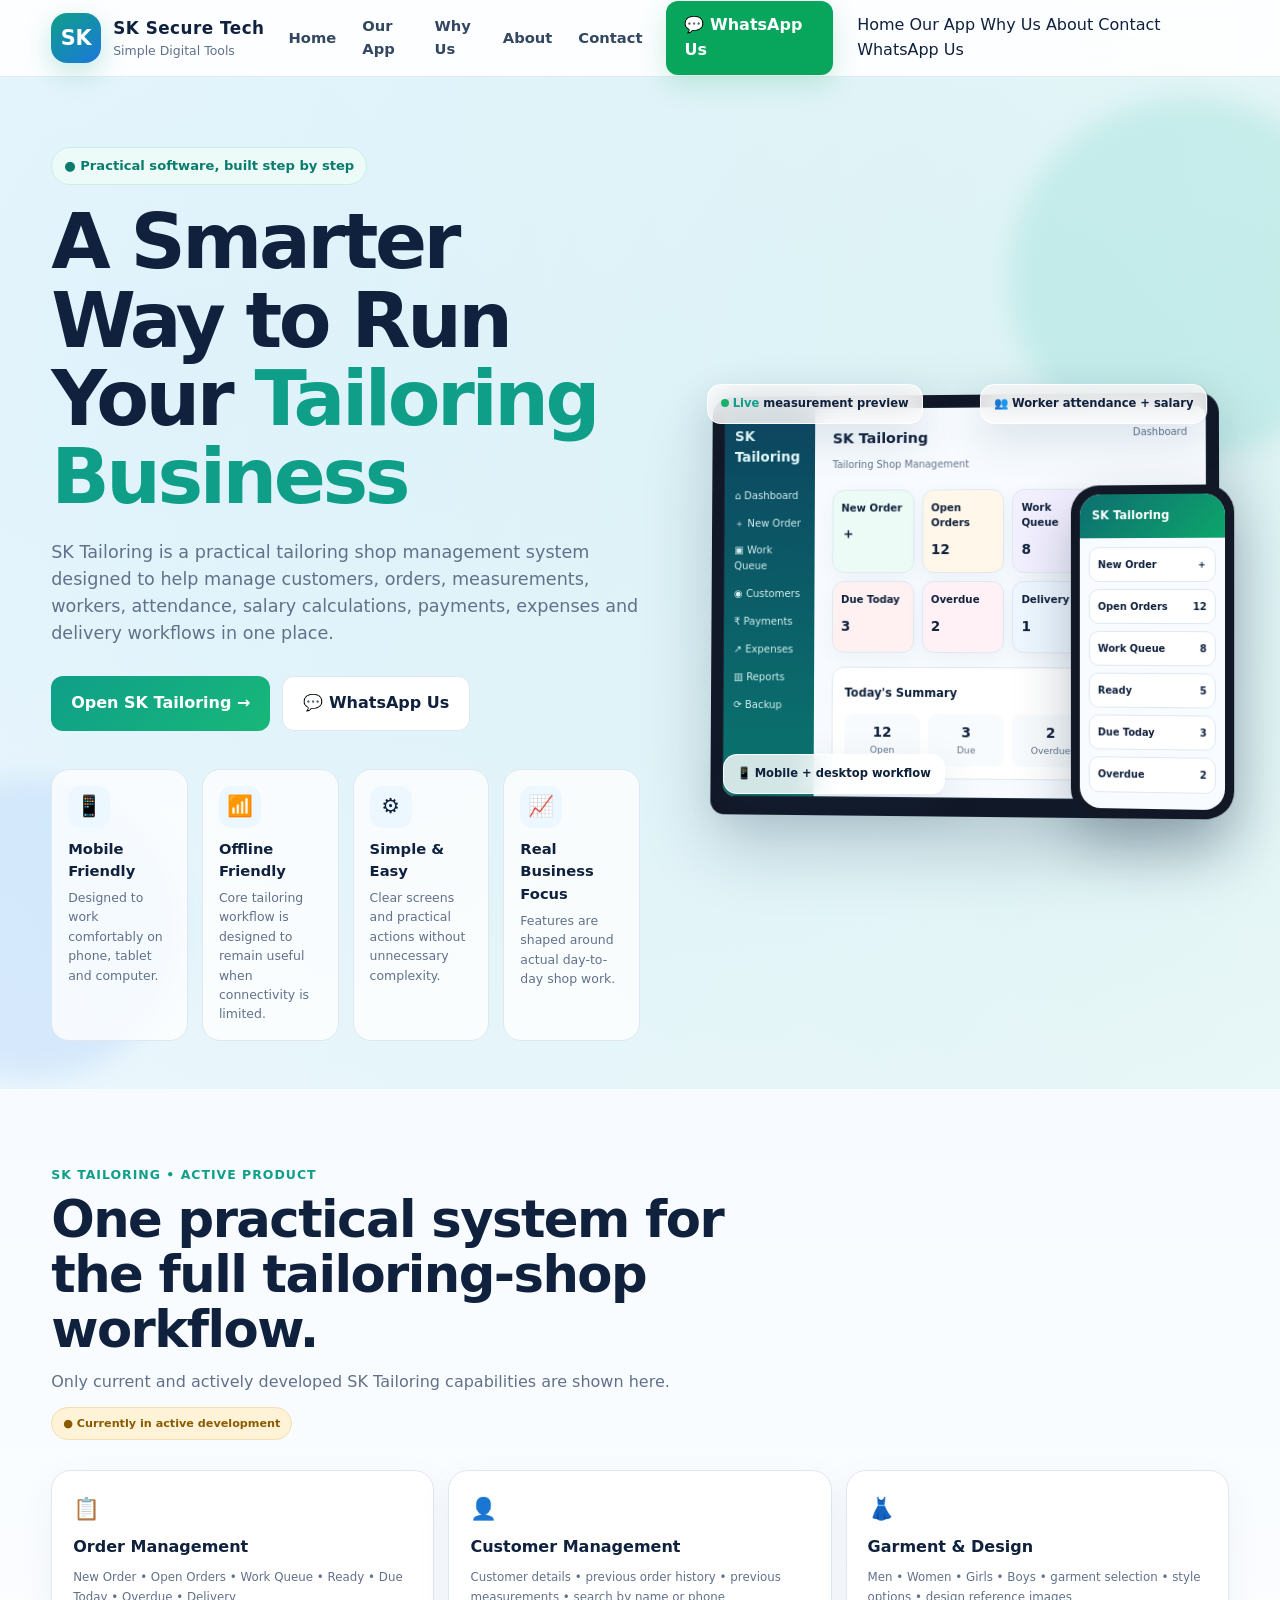
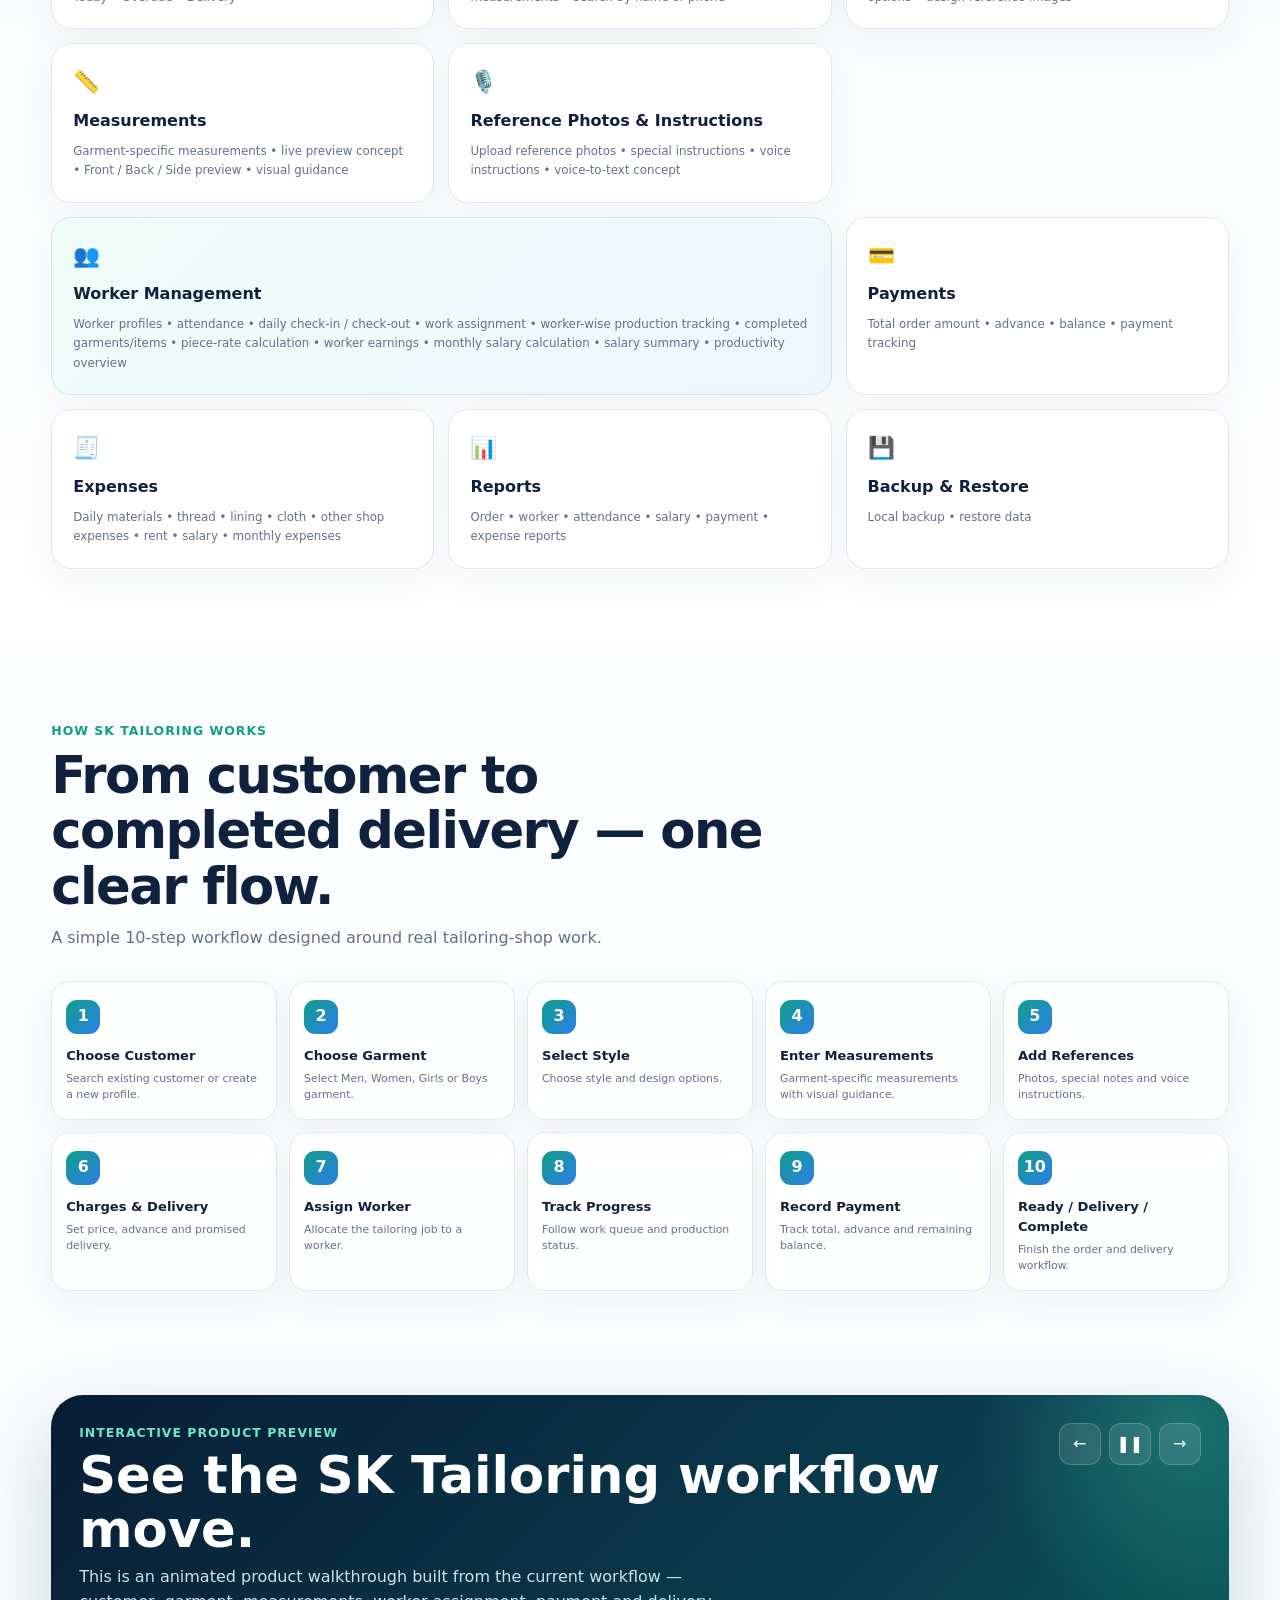
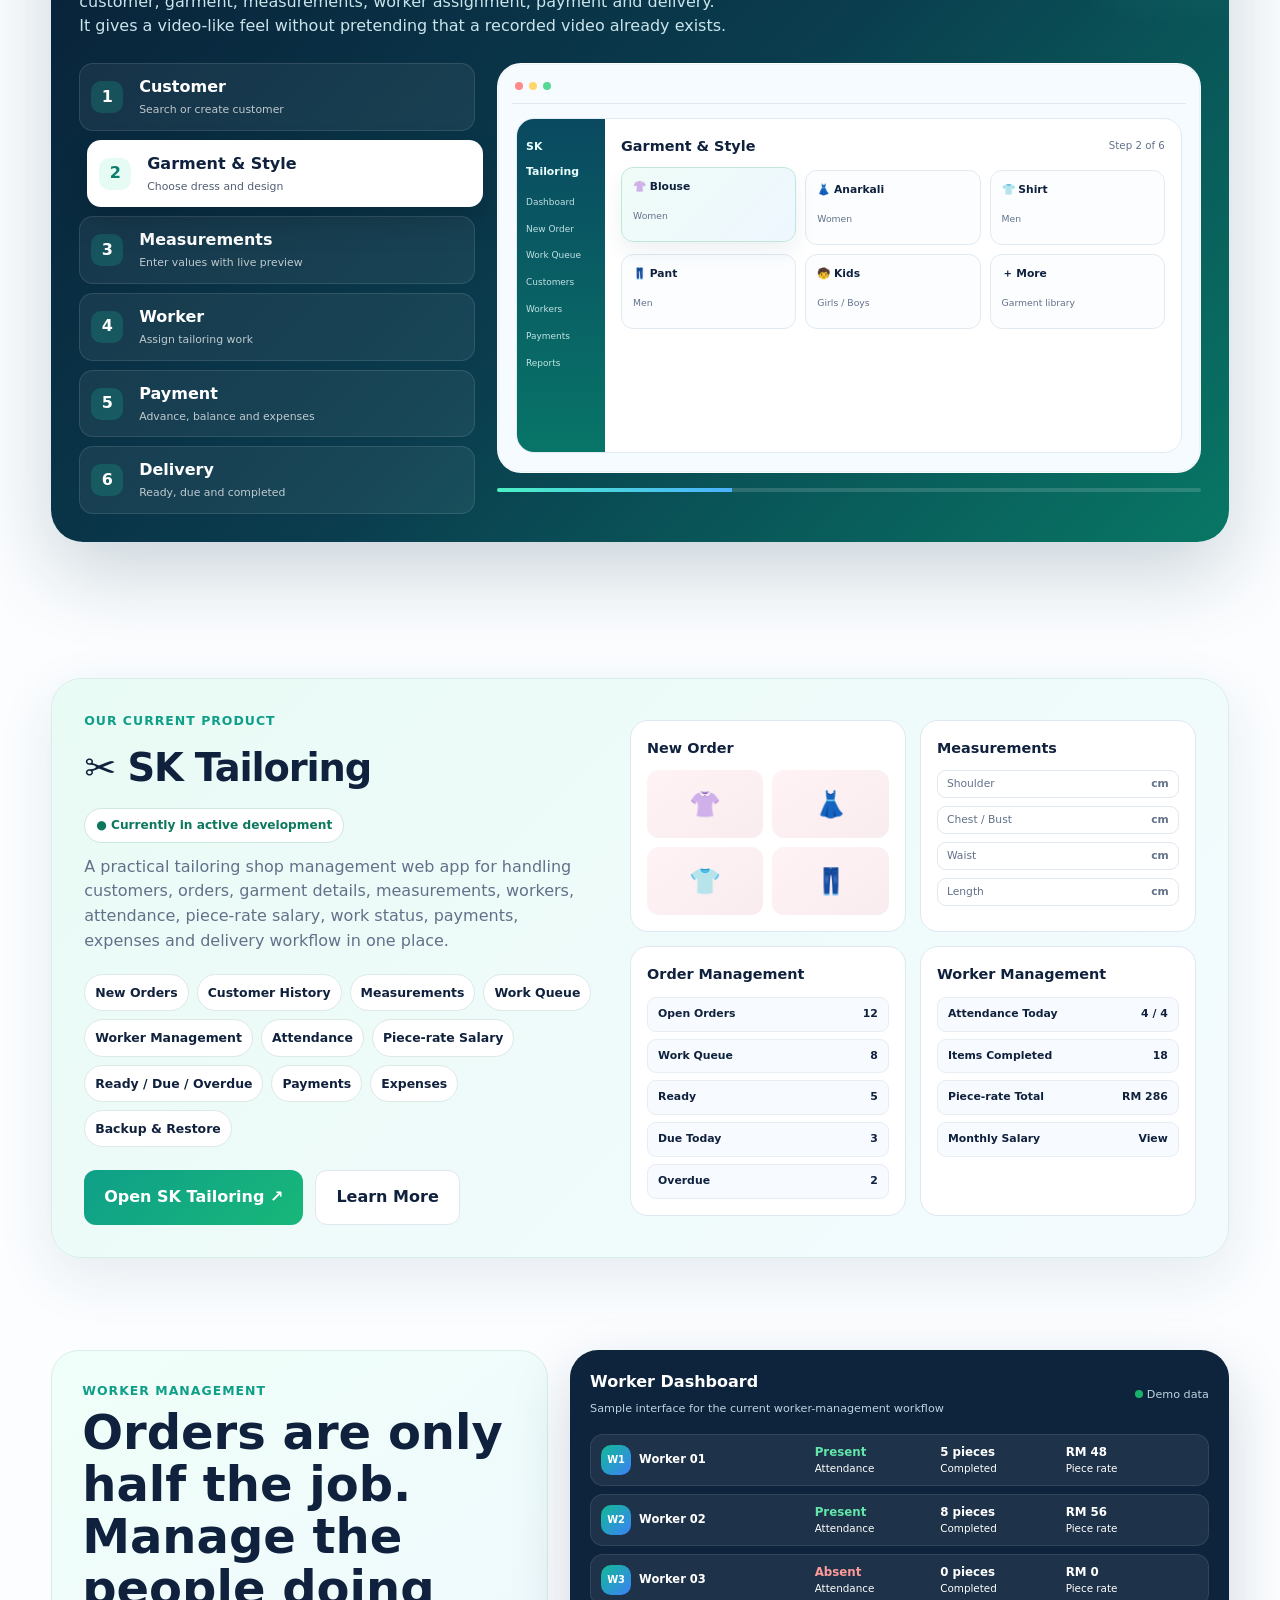
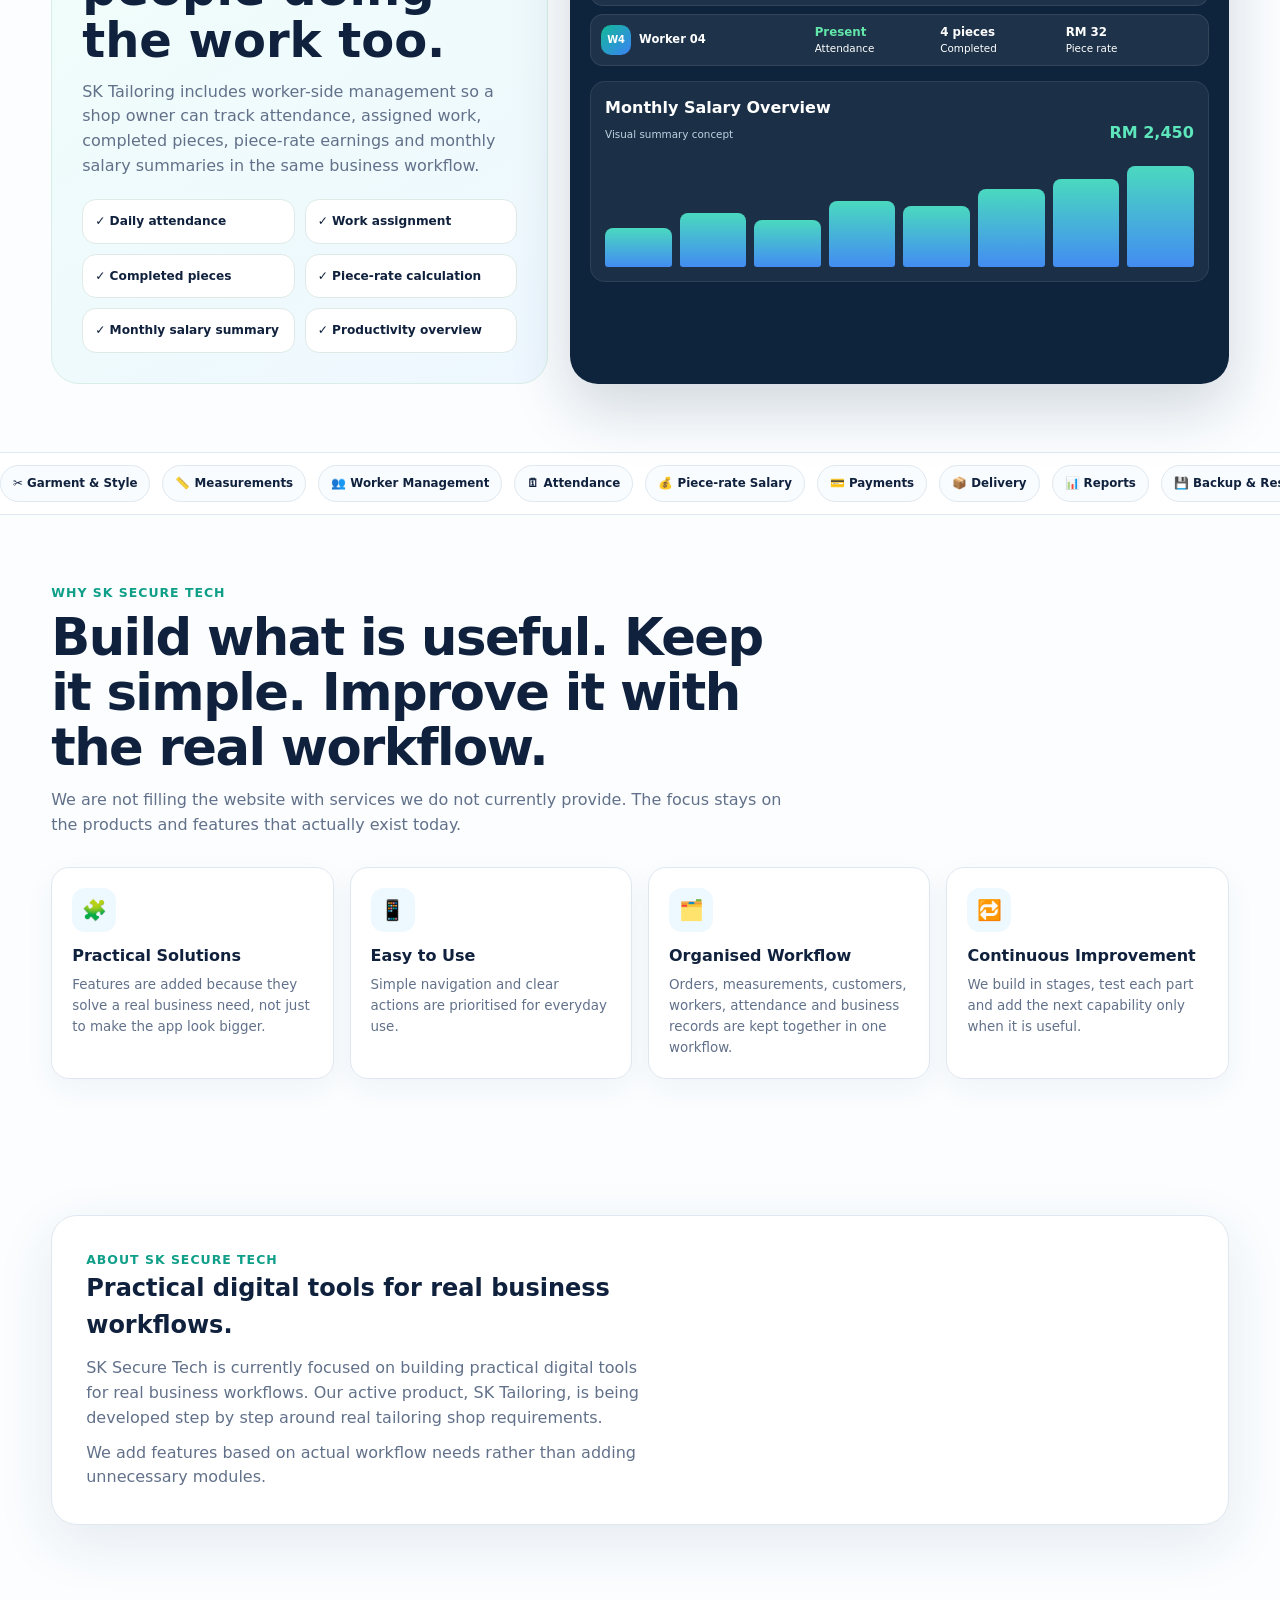
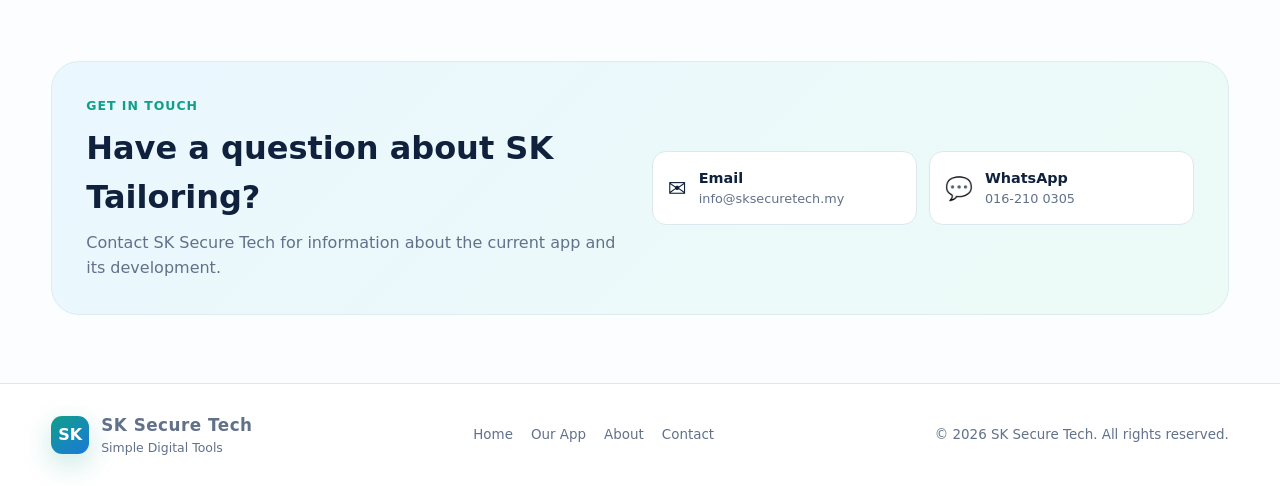
<file: index.html>
<!DOCTYPE html>
<html lang="en">
<head>
  <meta charset="UTF-8">
  <meta name="viewport" content="width=device-width, initial-scale=1.0">
  <meta name="theme-color" content="#f7fbff">
  <title>SK Secure Tech | Simple Digital Tools</title>
  <meta name="description" content="SK Secure Tech builds practical browser-based tools for real business workflows. Explore SK Tailoring, our tailoring shop management web app.">
  <style>
    :root{
      --ink:#10213d;
      --muted:#62718a;
      --line:#dfe8f0;
      --soft:#f5fbff;
      --mint:#eafbf4;
      --blue:#edf7ff;
      --teal:#0f9f89;
      --teal-dark:#0a7c6d;
      --green:#16a36f;
      --navy:#0d2948;
      --white:#fff;
      --shadow:0 18px 55px rgba(35,74,105,.10);
      --radius:24px;
      --max:1180px;
    }
    *{box-sizing:border-box;margin:0;padding:0}
    html{scroll-behavior:smooth}
    body{
      font-family:Inter,ui-sans-serif,system-ui,-apple-system,BlinkMacSystemFont,"Segoe UI",sans-serif;
      color:var(--ink);
      background:
        radial-gradient(circle at 10% 5%,rgba(88,184,255,.13),transparent 28%),
        radial-gradient(circle at 90% 7%,rgba(27,188,135,.10),transparent 24%),
        #fbfdff;
      line-height:1.55;
    }
    a{text-decoration:none;color:inherit}
    button{font:inherit}
    .container{width:min(92%,var(--max));margin:auto}
    .topbar{
      position:sticky;top:0;z-index:30;
      background:rgba(255,255,255,.9);
      backdrop-filter:blur(16px);
      border-bottom:1px solid rgba(223,232,240,.85);
    }
    nav{
      min-height:76px;display:flex;align-items:center;justify-content:space-between;gap:24px;
    }
    .brand{display:flex;align-items:center;gap:12px;min-width:max-content}
    .brand-mark{
      width:50px;height:50px;border-radius:16px;
      background:linear-gradient(145deg,#0f9f89,#1b78db);
      display:grid;place-items:center;color:#fff;font-weight:900;font-size:1.3rem;
      box-shadow:0 10px 28px rgba(15,159,137,.24);
    }
    .brand-copy strong{display:block;font-size:1.05rem;letter-spacing:.03em}
    .brand-copy span{display:block;font-size:.78rem;color:var(--muted)}
    .nav-links{display:flex;align-items:center;gap:26px;font-size:.92rem;color:#334761;font-weight:650}
    .nav-links a:hover{color:var(--teal)}
    .wa-btn,.primary-btn,.secondary-btn{
      display:inline-flex;align-items:center;justify-content:center;gap:9px;
      border-radius:12px;font-weight:800;transition:.2s ease;
    }
    .wa-btn{padding:12px 18px;background:#08a65d;color:#fff;box-shadow:0 10px 28px rgba(8,166,93,.18)}
    .wa-btn:hover,.primary-btn:hover{transform:translateY(-2px)}
    .menu-btn{display:none;border:0;background:transparent;font-size:1.5rem;color:var(--navy);cursor:pointer}
    .hero{padding:70px 0 48px}
    .hero-grid{display:grid;grid-template-columns:1.05fr .95fr;gap:56px;align-items:center}
    .badge{
      display:inline-flex;align-items:center;gap:8px;padding:8px 12px;border-radius:999px;
      background:#ecfbf7;color:var(--teal-dark);font-weight:800;font-size:.82rem;margin-bottom:18px;
      border:1px solid #ccefe5;
    }
    h1{font-size:clamp(2.7rem,6vw,5.25rem);line-height:1.02;letter-spacing:-.045em;margin-bottom:22px}
    .accent{color:var(--teal)}
    .hero-copy p{font-size:1.1rem;color:var(--muted);max-width:650px;margin-bottom:28px}
    .hero-actions{display:flex;flex-wrap:wrap;gap:12px}
    .primary-btn{padding:14px 20px;background:linear-gradient(135deg,#0f9f89,#18b779);color:#fff}
    .secondary-btn{padding:14px 20px;background:#fff;color:var(--ink);border:1px solid var(--line)}
    .secondary-btn:hover{border-color:#9fdacb;transform:translateY(-2px)}
    .trust-row{display:grid;grid-template-columns:repeat(4,1fr);gap:14px;margin-top:38px}
    .trust-card{
      border:1px solid var(--line);background:rgba(255,255,255,.78);border-radius:18px;padding:16px;
      min-height:125px;
    }
    .trust-icon{
      width:42px;height:42px;border-radius:13px;display:grid;place-items:center;
      background:var(--blue);font-size:1.3rem;margin-bottom:10px;
    }
    .trust-card strong{display:block;font-size:.92rem;margin-bottom:5px}
    .trust-card span{display:block;color:var(--muted);font-size:.78rem}
    .device-stage{
      min-height:500px;position:relative;padding:22px 12px 0;
      display:flex;align-items:center;justify-content:center;
    }
    .glow{
      position:absolute;width:390px;height:390px;border-radius:50%;
      background:radial-gradient(circle,rgba(29,187,151,.18),rgba(63,159,255,.09),transparent 70%);
      filter:blur(8px);
    }
    .laptop{
      width:min(100%,520px);background:#111827;border-radius:20px 20px 14px 14px;padding:12px 12px 18px;
      box-shadow:0 30px 70px rgba(14,42,68,.22);position:relative;z-index:2;
    }
    .screen{
      min-height:330px;border-radius:12px;background:#f7fbff;overflow:hidden;border:1px solid #1b293a;
      display:grid;grid-template-columns:92px 1fr;
    }
    .side{
      background:linear-gradient(180deg,#0c4560,#0a766f);color:#e9ffff;padding:17px 10px;
    }
    .side-logo{font-weight:900;margin-bottom:20px;font-size:.86rem}
    .side-item{font-size:.64rem;margin:12px 0;opacity:.9}
    .app-main{padding:18px}
    .app-title{display:flex;justify-content:space-between;gap:8px;margin-bottom:14px}
    .app-title strong{font-size:.9rem}.app-title span{font-size:.62rem;color:var(--muted)}
    .status-grid{display:grid;grid-template-columns:repeat(4,1fr);gap:8px}
    .status-card{
      background:#fff;border:1px solid var(--line);border-radius:12px;padding:10px 8px;min-height:72px;
      box-shadow:0 6px 18px rgba(43,77,111,.05)
    }
    .status-card b{display:block;font-size:.64rem;margin-bottom:6px}
    .status-card em{font-style:normal;font-size:.85rem;font-weight:900}
    .status-card:nth-child(1){background:#ecfbf5}.status-card:nth-child(2){background:#fff7ea}
    .status-card:nth-child(3){background:#f2efff}.status-card:nth-child(4){background:#effaf3}
    .status-card:nth-child(5){background:#fff1f1}.status-card:nth-child(6){background:#fff1f5}
    .status-card:nth-child(7){background:#eef7ff}.status-card:nth-child(8){background:#effbf9}
    .app-strip{margin-top:14px;border-radius:12px;background:#fff;border:1px solid var(--line);padding:12px}
    .app-strip strong{font-size:.72rem}.mini-row{display:grid;grid-template-columns:repeat(4,1fr);gap:8px;margin-top:9px}
    .mini-stat{padding:8px;border-radius:9px;background:#f8fbfd;text-align:center;font-size:.58rem;color:var(--muted)}
    .mini-stat b{display:block;color:var(--ink);font-size:.86rem}
    .phone{
      position:absolute;right:-4px;bottom:26px;width:162px;background:#121826;border-radius:28px;padding:9px;
      box-shadow:0 25px 55px rgba(15,36,61,.28);z-index:4;
    }
    .phone-screen{background:#f8fbff;border-radius:21px;overflow:hidden;min-height:310px}
    .phone-head{background:linear-gradient(135deg,#0d6e70,#0ea56b);color:#fff;padding:13px 12px;font-weight:900;font-size:.72rem}
    .phone-body{padding:9px}
    .phone-item{
      background:#fff;border:1px solid var(--line);border-radius:10px;padding:9px 8px;margin-bottom:7px;
      font-size:.61rem;font-weight:800;display:flex;justify-content:space-between
    }
    section{padding:68px 0}
    .section-head{max-width:760px;margin-bottom:30px}
    .eyebrow{font-size:.78rem;color:var(--teal);font-weight:900;letter-spacing:.08em;text-transform:uppercase}
    .section-head h2{font-size:clamp(2rem,4vw,3.35rem);line-height:1.08;letter-spacing:-.03em;margin:8px 0 12px}
    .section-head p{color:var(--muted)}
    .product-wrap{
      padding:32px;border-radius:30px;
      background:linear-gradient(135deg,#e9fbf5,#f4fbff);
      border:1px solid #d9eee7;box-shadow:var(--shadow)
    }
    .product-grid{display:grid;grid-template-columns:.95fr 1.05fr;gap:34px;align-items:center}
    .product-copy h3{font-size:2.4rem;letter-spacing:-.03em;margin:8px 0 10px}
    .product-copy p{color:var(--muted);margin-bottom:20px}
    .product-note{
      display:inline-flex;gap:8px;align-items:center;color:#0d775f;background:#fff;border:1px solid #cfe8de;
      border-radius:999px;padding:7px 11px;font-size:.76rem;font-weight:800;margin-bottom:12px;
    }
    .feature-chips{display:flex;flex-wrap:wrap;gap:8px;margin:18px 0 23px}
    .feature-chips span{background:#fff;border:1px solid #dce9e5;border-radius:999px;padding:8px 10px;font-size:.78rem;font-weight:700}
    .preview-panel{display:grid;grid-template-columns:1fr 1fr;gap:14px}
    .preview-card{background:#fff;border:1px solid var(--line);border-radius:18px;padding:16px;min-height:190px}
    .preview-card h4{font-size:.9rem;margin-bottom:11px}
    .garments{display:grid;grid-template-columns:repeat(2,1fr);gap:9px}
    .garment{
      min-height:68px;border-radius:12px;background:linear-gradient(145deg,#fff3f5,#f8ecef);display:grid;place-items:center;
      font-size:1.6rem
    }
    .measure-lines{display:grid;gap:8px}
    .measure-line{height:28px;border:1px solid var(--line);border-radius:9px;display:flex;align-items:center;justify-content:space-between;padding:0 9px;font-size:.67rem;color:var(--muted)}
    .status-list{display:grid;gap:7px}
    .status-line{border-radius:9px;padding:8px 10px;font-size:.68rem;font-weight:800;display:flex;justify-content:space-between;background:#f7fbff;border:1px solid #e6edf3}
    .why-grid{display:grid;grid-template-columns:repeat(4,1fr);gap:16px}
    .why-card{background:#fff;border:1px solid var(--line);border-radius:18px;padding:20px;box-shadow:0 10px 30px rgba(35,74,105,.05)}
    .why-card .icon{width:44px;height:44px;border-radius:13px;display:grid;place-items:center;background:#eef8ff;font-size:1.25rem;margin-bottom:12px}
    .why-card h3{font-size:1rem;margin-bottom:6px}.why-card p{font-size:.84rem;color:var(--muted)}
    .about-box{
      display:grid;grid-template-columns:1fr .9fr;gap:34px;align-items:center;
      background:#fff;border:1px solid var(--line);border-radius:26px;padding:34px;box-shadow:var(--shadow)
    }
    .about-box p{color:var(--muted);margin-top:12px}
    .principles{display:grid;gap:10px}
    .principle{display:flex;gap:12px;align-items:flex-start;padding:13px;border-radius:14px;background:#f8fbfd}
    .principle b{color:var(--teal)}
    .contact{
      background:linear-gradient(135deg,#eaf7ff,#ecfbf6);border:1px solid #dcecf0;border-radius:28px;padding:34px;
      display:grid;grid-template-columns:1fr 1fr;gap:24px;align-items:center
    }
    .contact p{color:var(--muted);margin-top:8px}
    .contact-actions{display:grid;grid-template-columns:1fr 1fr;gap:12px}
    .contact-card{
      display:flex;align-items:center;gap:12px;background:#fff;border:1px solid #dce8ef;border-radius:14px;padding:15px
    }
    .contact-card span{font-size:.8rem;color:var(--muted);display:block}
    .contact-card strong{display:block;font-size:.9rem}
    footer{padding:28px 0;border-top:1px solid var(--line);background:#fff}
    .footer-row{display:flex;justify-content:space-between;gap:18px;align-items:center;flex-wrap:wrap;color:var(--muted);font-size:.84rem}
    .footer-links{display:flex;gap:18px;flex-wrap:wrap}
    @media(max-width:980px){
      .hero-grid,.product-grid,.about-box,.contact{grid-template-columns:1fr}
      .device-stage{min-height:460px}
      .why-grid{grid-template-columns:repeat(2,1fr)}
      .trust-row{grid-template-columns:repeat(2,1fr)}
      .nav-links{display:none}
      .menu-btn{display:block}
      .wa-btn.nav-wa{display:none}
      .mobile-menu{display:none;position:absolute;left:4%;right:4%;top:72px;background:#fff;border:1px solid var(--line);border-radius:16px;padding:12px;box-shadow:var(--shadow)}
      .mobile-menu.open{display:grid}
      .mobile-menu a{padding:11px;border-radius:10px;font-weight:700}
    }
    @media(max-width:640px){
      nav{min-height:68px}
      .brand-mark{width:42px;height:42px;border-radius:13px}
      .brand-copy span{display:none}
      .hero{padding-top:42px}
      .hero-grid{gap:28px}
      .trust-row,.why-grid,.contact-actions{grid-template-columns:1fr}
      .trust-card{min-height:auto}
      .device-stage{min-height:390px;padding-left:0;padding-right:0}
      .laptop{width:100%;padding:8px 8px 14px}
      .screen{grid-template-columns:68px 1fr;min-height:280px}
      .side{padding:13px 6px}.side-item{font-size:.52rem}.side-logo{font-size:.65rem}
      .app-main{padding:12px}
      .status-grid{grid-template-columns:repeat(2,1fr)}
      .phone{width:128px;right:-4px;bottom:4px}.phone-screen{min-height:250px}
      .product-wrap{padding:20px}
      .preview-panel{grid-template-columns:1fr}
      .product-copy h3{font-size:2rem}
      section{padding:50px 0}
      .about-box,.contact{padding:22px}
      .footer-row{align-items:flex-start;flex-direction:column}
    }
  
    /* v3 visual upgrade: 3D product stage, animated app flow and worker dashboard */
    .hero{overflow:hidden;position:relative}
    .hero:before,.hero:after{
      content:"";position:absolute;border-radius:50%;filter:blur(12px);pointer-events:none;z-index:-1;
      animation:floatBlob 9s ease-in-out infinite alternate
    }
    .hero:before{width:360px;height:360px;right:-90px;top:20px;background:rgba(17,184,159,.13)}
    .hero:after{width:300px;height:300px;left:-120px;bottom:10px;background:rgba(59,130,246,.11);animation-delay:-3s}
    @keyframes floatBlob{from{transform:translate3d(0,0,0) scale(1)}to{transform:translate3d(18px,26px,0) scale(1.08)}}
    .device-stage{perspective:1500px}
    .laptop{
      transform:rotateY(-4deg) rotateX(1.5deg);
      animation:laptopFloat 5.5s ease-in-out infinite;
      transition:transform .35s ease
    }
    .device-stage:hover .laptop{transform:rotateY(0) rotateX(0) translateY(-4px)}
    @keyframes laptopFloat{0%,100%{translate:0 0}50%{translate:0 -10px}}
    .phone{animation:phoneFloat 4.7s ease-in-out infinite;transform:rotateY(-7deg)}
    @keyframes phoneFloat{0%,100%{translate:0 0}50%{translate:0 -12px}}
    .float-chip{
      position:absolute;z-index:6;padding:10px 13px;border:1px solid rgba(255,255,255,.86);
      background:rgba(255,255,255,.82);backdrop-filter:blur(14px);border-radius:14px;
      box-shadow:0 16px 40px rgba(36,73,102,.14);font-size:.72rem;font-weight:850;color:var(--ink);
      animation:chipFloat 4.3s ease-in-out infinite
    }
    .float-chip b{color:var(--teal)}
    .chip-one{left:2%;top:8%}.chip-two{right:4%;top:8%;animation-delay:-1.4s}.chip-three{left:5%;bottom:10%;animation-delay:-2.3s}
    @keyframes chipFloat{0%,100%{transform:translateY(0) rotate(-1deg)}50%{transform:translateY(-9px) rotate(1deg)}}
    .live-dot{width:8px;height:8px;border-radius:50%;display:inline-block;background:#17b26a;box-shadow:0 0 0 0 rgba(23,178,106,.35);animation:pulseDot 1.8s infinite}
    @keyframes pulseDot{70%{box-shadow:0 0 0 10px rgba(23,178,106,0)}100%{box-shadow:0 0 0 0 rgba(23,178,106,0)}}
    .demo-btn{
      border:0;cursor:pointer;display:inline-flex;align-items:center;gap:10px;padding:14px 20px;
      border-radius:12px;background:#fff;color:var(--ink);font-weight:850;border:1px solid var(--line);
      box-shadow:0 10px 28px rgba(35,74,105,.06);transition:.2s
    }
    .demo-btn:hover{transform:translateY(-2px);border-color:#9fdacb}
    .play-orb{
      width:32px;height:32px;border-radius:50%;display:grid;place-items:center;color:#fff;
      background:linear-gradient(135deg,#0f9f89,#1d7be7);box-shadow:0 8px 20px rgba(15,159,137,.25)
    }
    .demo-section{padding-top:28px}
    .demo-shell{
      background:linear-gradient(135deg,#081d35,#0a3c4e 52%,#087765);
      border-radius:32px;padding:28px;overflow:hidden;position:relative;color:#fff;box-shadow:0 30px 80px rgba(12,49,72,.20)
    }
    .demo-shell:after{
      content:"";position:absolute;width:420px;height:420px;border-radius:50%;right:-160px;top:-180px;
      background:radial-gradient(circle,rgba(74,222,190,.28),transparent 68%)
    }
    .demo-top{display:flex;justify-content:space-between;gap:20px;align-items:flex-start;position:relative;z-index:2}
    .demo-top p{color:#cae4ea;max-width:650px;margin-top:8px}
    .demo-controls{display:flex;gap:8px}
    .demo-control{
      width:42px;height:42px;border-radius:12px;border:1px solid rgba(255,255,255,.2);
      background:rgba(255,255,255,.10);color:#fff;cursor:pointer;font-size:1rem
    }
    .demo-layout{display:grid;grid-template-columns:.72fr 1.28fr;gap:22px;margin-top:24px;position:relative;z-index:2}
    .flow-steps{display:grid;gap:9px}
    .flow-step{
      display:grid;grid-template-columns:38px 1fr;gap:10px;align-items:center;padding:11px;border-radius:14px;
      border:1px solid rgba(255,255,255,.11);background:rgba(255,255,255,.06);cursor:pointer;transition:.25s
    }
    .flow-step.active{background:#fff;color:var(--ink);transform:translateX(8px);box-shadow:0 15px 32px rgba(0,0,0,.16)}
    .flow-step .num{width:32px;height:32px;border-radius:10px;display:grid;place-items:center;background:rgba(25,214,174,.18);font-weight:900}
    .flow-step.active .num{background:#e7fbf5;color:var(--teal-dark)}
    .flow-step small{display:block;opacity:.72;font-size:.68rem;margin-top:2px}
    .demo-screen{
      min-height:410px;border-radius:24px;background:#f6fbff;color:var(--ink);padding:18px;border:1px solid rgba(255,255,255,.35);
      box-shadow:inset 0 0 0 1px rgba(15,55,82,.04);position:relative;overflow:hidden
    }
    .demo-browser{height:26px;display:flex;align-items:center;gap:6px;border-bottom:1px solid var(--line);margin:-4px -4px 14px;padding:0 3px 10px}
    .demo-browser i{width:8px;height:8px;border-radius:50%;display:block;background:#d6e1ea}
    .demo-browser i:nth-child(1){background:#ff8a8a}.demo-browser i:nth-child(2){background:#ffd66e}.demo-browser i:nth-child(3){background:#55d995}
    .demo-content{display:grid;grid-template-columns:88px 1fr;min-height:335px;border:1px solid #deebf2;border-radius:18px;overflow:hidden;background:#fff}
    .demo-side{background:linear-gradient(180deg,#0a4960,#087568);padding:14px 9px;color:#eaffff}
    .demo-side b{font-size:.68rem}.demo-side span{display:block;font-size:.56rem;margin-top:13px;opacity:.82}
    .demo-main{padding:16px}
    .demo-title{display:flex;align-items:center;justify-content:space-between;gap:10px;margin-bottom:13px}
    .demo-title b{font-size:.9rem}.demo-title em{font-style:normal;font-size:.64rem;color:var(--muted)}
    .demo-grid{display:grid;grid-template-columns:repeat(3,1fr);gap:9px}
    .demo-card{border:1px solid #e1eaf0;border-radius:12px;padding:11px;background:#fbfdff;min-height:75px;transition:.3s}
    .demo-card strong{font-size:.67rem;display:block;margin-bottom:6px}.demo-card span{font-size:.58rem;color:var(--muted)}
    .demo-card.hot{background:linear-gradient(135deg,#effcf7,#eef7ff);border-color:#bfe8da;transform:translateY(-3px);box-shadow:0 10px 20px rgba(35,74,105,.08)}
    .demo-measure{
      display:grid;grid-template-columns:.78fr 1.22fr;gap:12px;margin-top:9px
    }
    .measure-form{display:grid;gap:7px}
    .measure-form div{height:29px;border:1px solid #dce8ef;border-radius:8px;display:flex;justify-content:space-between;align-items:center;padding:0 8px;font-size:.58rem;color:var(--muted)}
    .garment-figure{
      min-height:210px;border-radius:16px;background:radial-gradient(circle at 50% 35%,#fff 0 12%,#f5d3c6 13% 30%,transparent 31%),linear-gradient(145deg,#fff3f7,#f4fbff);
      position:relative;overflow:hidden;border:1px solid #e7eaf0
    }
    .garment-body{
      position:absolute;left:50%;top:43%;transform:translate(-50%,-50%);width:120px;height:115px;
      background:linear-gradient(135deg,#fb3d83,#d91b64);border-radius:30px 30px 18px 18px;clip-path:polygon(15% 0,38% 12%,62% 12%,85% 0,100% 26%,82% 40%,78% 100%,22% 100%,18% 40%,0 26%)
    }
    .measure-line-x,.measure-line-y{position:absolute;background:#18a9d9;box-shadow:0 0 0 1px rgba(255,255,255,.6)}
    .measure-line-x{height:2px;left:24%;right:24%}.measure-line-y{width:2px;top:28%;bottom:17%;right:20%}
    .measure-line-x.one{top:37%}.measure-line-x.two{top:58%;left:28%;right:28%}.measure-line-x.three{top:75%;left:31%;right:31%}
    .measure-label{position:absolute;background:#fff;color:#0c6f96;border:1px solid #b5e0ee;border-radius:999px;padding:3px 6px;font-size:.5rem;font-weight:800}
    .measure-label.bust{left:41%;top:33%}.measure-label.waist{left:42%;top:70%}.measure-label.length{right:4%;top:49%}
    .progress-strip{height:4px;background:rgba(255,255,255,.15);border-radius:999px;margin-top:15px;overflow:hidden}
    .progress-strip span{display:block;height:100%;width:16.66%;background:linear-gradient(90deg,#4cf0c4,#4bb2ff);transition:width .4s ease}
    .worker-zone{padding-top:24px}
    .worker-shell{display:grid;grid-template-columns:.86fr 1.14fr;gap:22px;align-items:stretch}
    .worker-copy{
      border-radius:28px;padding:30px;background:linear-gradient(145deg,#f0fff9,#eef7ff);border:1px solid #d8eee7
    }
    .worker-copy h2{font-size:clamp(2rem,4vw,3rem);line-height:1.08;margin:7px 0 13px}
    .worker-copy p{color:var(--muted)}
    .worker-points{display:grid;grid-template-columns:1fr 1fr;gap:10px;margin-top:20px}
    .worker-point{background:#fff;border:1px solid #dfeae7;border-radius:14px;padding:12px;font-size:.76rem;font-weight:800}
    .worker-board{
      border-radius:28px;padding:20px;background:#0d243c;color:#fff;box-shadow:0 24px 60px rgba(14,42,68,.18);overflow:hidden
    }
    .worker-head{display:flex;justify-content:space-between;gap:12px;align-items:center;margin-bottom:14px}
    .worker-head span{font-size:.7rem;color:#bed3df}
    .worker-table{display:grid;gap:8px}
    .worker-row{
      display:grid;grid-template-columns:1.4fr .8fr .8fr .9fr;gap:8px;align-items:center;
      background:rgba(255,255,255,.07);border:1px solid rgba(255,255,255,.09);border-radius:13px;padding:10px
    }
    .worker-name{display:flex;align-items:center;gap:8px;font-size:.72rem;font-weight:800}
    .avatar{width:30px;height:30px;border-radius:10px;display:grid;place-items:center;background:linear-gradient(135deg,#12b997,#3b82f6);font-size:.62rem}
    .present{color:#62e6aa}.absent{color:#ff9a9a}
    .worker-cell{font-size:.65rem}.worker-cell b{display:block;font-size:.74rem}
    .salary-chart{margin-top:15px;background:rgba(255,255,255,.06);border:1px solid rgba(255,255,255,.08);border-radius:15px;padding:14px}
    .bars{height:110px;display:flex;align-items:flex-end;gap:8px;margin-top:12px}
    .bars i{display:block;flex:1;border-radius:8px 8px 3px 3px;background:linear-gradient(#4ad9bf,#438cf2);height:var(--h);animation:riseBar 1.3s ease both}
    @keyframes riseBar{from{height:0}to{height:var(--h)}}
    .feature-marquee{overflow:hidden;border-block:1px solid var(--line);background:#fff}
    .feature-track{display:flex;width:max-content;gap:12px;padding:12px 0;animation:marquee 26s linear infinite}
    .feature-pill{white-space:nowrap;border:1px solid var(--line);border-radius:999px;padding:8px 12px;background:#f9fcff;font-size:.74rem;font-weight:800}
    @keyframes marquee{to{transform:translateX(-50%)}}
    .reveal{opacity:0;transform:translateY(24px);transition:opacity .65s ease,transform .65s ease}
    .reveal.visible{opacity:1;transform:none}
    .live-modal{
      position:fixed;inset:0;z-index:90;background:rgba(2,12,25,.78);backdrop-filter:blur(10px);
      display:none;align-items:center;justify-content:center;padding:20px
    }
    .live-modal.open{display:flex}
    .live-window{width:min(1180px,96vw);height:min(780px,90vh);background:#fff;border-radius:22px;overflow:hidden;box-shadow:0 40px 120px rgba(0,0,0,.38);display:grid;grid-template-rows:auto 1fr}
    .live-window-head{display:flex;align-items:center;justify-content:space-between;gap:12px;padding:11px 14px;border-bottom:1px solid var(--line)}
    .live-window-head strong{font-size:.85rem}.live-window-head span{font-size:.7rem;color:var(--muted)}
    .close-live{border:0;width:36px;height:36px;border-radius:10px;background:#eef4f7;cursor:pointer;font-size:1.05rem}
    .live-window iframe{width:100%;height:100%;border:0;background:#f7fbff}
    @media(max-width:880px){
      .demo-layout,.worker-shell{grid-template-columns:1fr}
      .flow-steps{grid-template-columns:repeat(2,1fr)}
      .flow-step.active{transform:translateY(-3px)}
      .worker-row{grid-template-columns:1.3fr .7fr .7fr}
      .worker-row .worker-cell:last-child{display:none}
      .float-chip{display:none}
    }
    @media(max-width:560px){
      .demo-shell{padding:18px}.demo-top{display:block}.demo-controls{margin-top:12px}
      .flow-steps{grid-template-columns:1fr}.demo-screen{min-height:375px;padding:12px}
      .demo-content{grid-template-columns:66px 1fr}.demo-main{padding:10px}.demo-grid{grid-template-columns:repeat(2,1fr)}
      .demo-measure{grid-template-columns:1fr}.garment-figure{min-height:180px}
      .worker-points{grid-template-columns:1fr}.worker-board{padding:14px}
      .worker-row{grid-template-columns:1.4fr .8fr}.worker-row .worker-cell:nth-child(3),.worker-row .worker-cell:nth-child(4){display:none}
    }

  
    .master-flow{padding:76px 0}.flow10{display:grid;grid-template-columns:repeat(5,1fr);gap:12px;margin-top:24px}
    .flow10-card{position:relative;padding:18px 14px 16px;border:1px solid var(--line);border-radius:18px;background:rgba(255,255,255,.86);box-shadow:0 12px 34px rgba(35,74,105,.06);transition:.25s}
    .flow10-card:hover{transform:translateY(-5px);border-color:#9ddfd2;box-shadow:0 18px 40px rgba(35,74,105,.10)}
    .flow10-card b{display:grid;place-items:center;width:34px;height:34px;border-radius:11px;background:linear-gradient(135deg,#0f9f89,#2d7eea);color:#fff;margin-bottom:12px}
    .flow10-card strong{font-size:.82rem;display:block}.flow10-card span{font-size:.68rem;color:var(--muted);display:block;margin-top:5px;line-height:1.45}
    .module-zone{padding:76px 0;background:linear-gradient(180deg,#f7fbff,#fff)}
    .module-grid{display:grid;grid-template-columns:repeat(3,1fr);gap:14px;margin-top:26px}
    .module-card{padding:21px;border:1px solid var(--line);border-radius:20px;background:#fff;box-shadow:0 12px 36px rgba(35,74,105,.055);transition:.25s}
    .module-card:hover{transform:translateY(-4px);box-shadow:var(--shadow)}
    .module-card .mi{font-size:1.35rem}.module-card h3{font-size:1rem;margin:10px 0 8px}.module-card p{font-size:.74rem;color:var(--muted);line-height:1.65}
    .module-card.worker-feature{grid-column:span 2;background:linear-gradient(135deg,#effcf7,#eef7ff);border-color:#ccebe2}
    .dev-status{display:inline-flex;align-items:center;gap:8px;padding:7px 11px;border-radius:999px;background:#fff3d7;color:#8a5a00;font-size:.7rem;font-weight:850;border:1px solid #f4ddb0;margin-top:12px}
    @media(max-width:900px){.flow10{grid-template-columns:repeat(2,1fr)}.module-grid{grid-template-columns:1fr 1fr}.module-card.worker-feature{grid-column:span 2}}
    @media(max-width:560px){.flow10,.module-grid{grid-template-columns:1fr}.module-card.worker-feature{grid-column:auto}.master-flow,.module-zone{padding:54px 0}}

  
    /* Phase 2: mobile and tablet readability corrections */
    .flow10-card,.module-card,.worker-copy,.worker-board,.demo-screen,.demo-main{min-width:0}
    .flow10-card strong,.flow10-card span,.module-card h3,.module-card p,.worker-point{overflow-wrap:anywhere}
    .worker-row{min-width:0}
    .worker-cell{min-width:0;overflow-wrap:anywhere;line-height:1.35}
    .worker-cell b{overflow-wrap:anywhere}
    @media(max-width:900px){
      .flow10{grid-template-columns:repeat(2,minmax(0,1fr))}
      .module-grid{grid-template-columns:repeat(2,minmax(0,1fr))}
      .worker-shell{grid-template-columns:minmax(0,1fr)}
      .worker-row{grid-template-columns:minmax(110px,1.4fr) repeat(3,minmax(0,1fr))}
      .worker-row .worker-cell:nth-child(3),.worker-row .worker-cell:nth-child(4){display:block}
    }
    @media(max-width:600px){
      .flow10{grid-template-columns:repeat(2,minmax(0,1fr));gap:10px}
      .flow10-card{padding:14px 12px}
      .flow10-card strong{font-size:.84rem;line-height:1.35}
      .flow10-card span{font-size:.73rem;line-height:1.5}
      .module-grid{grid-template-columns:minmax(0,1fr);gap:12px}
      .module-card.worker-feature{grid-column:auto}
      .worker-copy{padding:20px}
      .worker-copy h2{font-size:clamp(1.65rem,7vw,2.2rem)}
      .worker-points{grid-template-columns:repeat(2,minmax(0,1fr));gap:8px}
      .worker-point{padding:10px;font-size:.75rem}
      .worker-board{padding:14px}
      .worker-head{align-items:flex-start;flex-wrap:wrap}
      .worker-row{grid-template-columns:repeat(2,minmax(0,1fr));gap:10px;padding:12px}
      .worker-name{grid-column:1/-1;font-size:.78rem}
      .worker-row .worker-cell:nth-child(3),.worker-row .worker-cell:nth-child(4){display:block}
      .worker-cell{font-size:.7rem}
      .worker-cell b{font-size:.85rem}
      .demo-layout{grid-template-columns:minmax(0,1fr)}
      .demo-screen{min-height:0;padding:12px}
      .demo-content{grid-template-columns:minmax(0,1fr);min-height:0}
      .demo-side{display:flex;flex-wrap:wrap;align-items:center;gap:7px;padding:10px}
      .demo-side span{display:inline-block;margin:0;font-size:.6rem}
      .demo-main{padding:10px}
      .demo-grid{grid-template-columns:repeat(2,minmax(0,1fr))}
      .demo-card{min-width:0;padding:8px}
      .demo-title{flex-wrap:wrap}
      .demo-measure{grid-template-columns:minmax(0,1fr)}
    }
    @media(max-width:350px){
      .flow10,.worker-points{grid-template-columns:minmax(0,1fr)}
      .worker-row{grid-template-columns:minmax(0,1fr)}
      .worker-name{grid-column:auto}
    }
    @media(prefers-reduced-motion:reduce){
      .feature-track,.bars i{animation:none}
      .reveal{opacity:1;transform:none;transition:none}
    }

  </style>
</head>
<body>
<header class="topbar">
  <div class="container">
    <nav>
      <a class="brand" href="#home" aria-label="SK Secure Tech home">
        <div class="brand-mark">SK</div>
        <div class="brand-copy">
          <strong>SK Secure Tech</strong>
          <span>Simple Digital Tools</span>
        </div>
      </a>
      <div class="nav-links">
        <a href="#home">Home</a>
        <a href="#our-app">Our App</a>
        <a href="#why">Why Us</a>
        <a href="#about">About</a>
        <a href="#contact">Contact</a>
      </div>
      <a class="wa-btn nav-wa" href="https://wa.me/60162100305?text=Hello%20SK%20Secure%20Tech" target="_blank" rel="noopener">💬 WhatsApp Us</a>
      <button class="menu-btn" id="menuBtn" aria-label="Open menu">☰</button>
      <div class="mobile-menu" id="mobileMenu">
        <a href="#home">Home</a>
        <a href="#our-app">Our App</a>
        <a href="#why">Why Us</a>
        <a href="#about">About</a>
        <a href="#contact">Contact</a>
        <a href="https://wa.me/60162100305?text=Hello%20SK%20Secure%20Tech" target="_blank" rel="noopener">WhatsApp Us</a>
      </div>
    </nav>
  </div>
</header>

<main>
<section class="hero" id="home">
  <div class="container hero-grid">
    <div class="hero-copy">
      <div class="badge">● Practical software, built step by step</div>
      <h1>A Smarter Way to Run Your <span class="accent">Tailoring Business</span></h1>
      <p>SK Tailoring is a practical tailoring shop management system designed to help manage customers, orders, measurements, workers, attendance, salary calculations, payments, expenses and delivery workflows in one place.</p>
      <div class="hero-actions">
        <a class="primary-btn" href="https://tailoring.sksecuretech.my" target="_blank" rel="noopener">Open SK Tailoring →</a>
        <a class="secondary-btn" href="https://wa.me/60162100305" target="_blank" rel="noopener">💬 WhatsApp Us</a>
      </div>
      <div class="trust-row">
        <div class="trust-card">
          <div class="trust-icon">📱</div>
          <strong>Mobile Friendly</strong>
          <span>Designed to work comfortably on phone, tablet and computer.</span>
        </div>
        <div class="trust-card">
          <div class="trust-icon">📶</div>
          <strong>Offline Friendly</strong>
          <span>Core tailoring workflow is designed to remain useful when connectivity is limited.</span>
        </div>
        <div class="trust-card">
          <div class="trust-icon">⚙️</div>
          <strong>Simple & Easy</strong>
          <span>Clear screens and practical actions without unnecessary complexity.</span>
        </div>
        <div class="trust-card">
          <div class="trust-icon">📈</div>
          <strong>Real Business Focus</strong>
          <span>Features are shaped around actual day-to-day shop work.</span>
        </div>
      </div>
    </div>

    <div class="device-stage" aria-label="SK Tailoring app preview">
      <div class="float-chip chip-one"><span class="live-dot"></span> <b>Live</b> measurement preview</div>
      <div class="float-chip chip-two">👥 Worker attendance + salary</div>
      <div class="float-chip chip-three">📱 Mobile + desktop workflow</div>
      <div class="glow"></div>
      <div class="laptop">
        <div class="screen">
          <aside class="side">
            <div class="side-logo">SK Tailoring</div>
            <div class="side-item">⌂ Dashboard</div>
            <div class="side-item">＋ New Order</div>
            <div class="side-item">▣ Work Queue</div>
            <div class="side-item">◉ Customers</div>
            <div class="side-item">₹ Payments</div>
            <div class="side-item">↗ Expenses</div>
            <div class="side-item">▥ Reports</div>
            <div class="side-item">⟳ Backup</div>
          </aside>
          <div class="app-main">
            <div class="app-title">
              <div><strong>SK Tailoring</strong><br><span>Tailoring Shop Management</span></div>
              <span>Dashboard</span>
            </div>
            <div class="status-grid">
              <div class="status-card"><b>New Order</b><em>＋</em></div>
              <div class="status-card"><b>Open Orders</b><em>12</em></div>
              <div class="status-card"><b>Work Queue</b><em>8</em></div>
              <div class="status-card"><b>Ready</b><em>5</em></div>
              <div class="status-card"><b>Due Today</b><em>3</em></div>
              <div class="status-card"><b>Overdue</b><em>2</em></div>
              <div class="status-card"><b>Delivery</b><em>1</em></div>
              <div class="status-card"><b>Customers</b><em>◉</em></div>
            </div>
            <div class="app-strip">
              <strong>Today's Summary</strong>
              <div class="mini-row">
                <div class="mini-stat"><b>12</b>Open</div>
                <div class="mini-stat"><b>3</b>Due</div>
                <div class="mini-stat"><b>2</b>Overdue</div>
                <div class="mini-stat"><b>5</b>Ready</div>
              </div>
            </div>
          </div>
        </div>
      </div>
      <div class="phone">
        <div class="phone-screen">
          <div class="phone-head">SK Tailoring</div>
          <div class="phone-body">
            <div class="phone-item"><span>New Order</span><span>＋</span></div>
            <div class="phone-item"><span>Open Orders</span><span>12</span></div>
            <div class="phone-item"><span>Work Queue</span><span>8</span></div>
            <div class="phone-item"><span>Ready</span><span>5</span></div>
            <div class="phone-item"><span>Due Today</span><span>3</span></div>
            <div class="phone-item"><span>Overdue</span><span>2</span></div>
          </div>
        </div>
      </div>
    </div>
  </div>
</section>



<section class="module-zone reveal" id="modules">
  <div class="container">
    <div class="section-head">
      <div class="eyebrow">SK Tailoring • Active Product</div>
      <h2>One practical system for the full tailoring-shop workflow.</h2>
      <p>Only current and actively developed SK Tailoring capabilities are shown here.</p>
      <span class="dev-status">● Currently in active development</span>
    </div>
    <div class="module-grid">
      <article class="module-card"><div class="mi">📋</div><h3>Order Management</h3><p>New Order • Open Orders • Work Queue • Ready • Due Today • Overdue • Delivery</p></article>
      <article class="module-card"><div class="mi">👤</div><h3>Customer Management</h3><p>Customer details • previous order history • previous measurements • search by name or phone</p></article>
      <article class="module-card"><div class="mi">👗</div><h3>Garment & Design</h3><p>Men • Women • Girls • Boys • garment selection • style options • design reference images</p></article>
      <article class="module-card"><div class="mi">📏</div><h3>Measurements</h3><p>Garment-specific measurements • live preview concept • Front / Back / Side preview • visual guidance</p></article>
      <article class="module-card"><div class="mi">🎙️</div><h3>Reference Photos & Instructions</h3><p>Upload reference photos • special instructions • voice instructions • voice-to-text concept</p></article>
      <article class="module-card worker-feature"><div class="mi">👥</div><h3>Worker Management</h3><p>Worker profiles • attendance • daily check-in / check-out • work assignment • worker-wise production tracking • completed garments/items • piece-rate calculation • worker earnings • monthly salary calculation • salary summary • productivity overview</p></article>
      <article class="module-card"><div class="mi">💳</div><h3>Payments</h3><p>Total order amount • advance • balance • payment tracking</p></article>
      <article class="module-card"><div class="mi">🧾</div><h3>Expenses</h3><p>Daily materials • thread • lining • cloth • other shop expenses • rent • salary • monthly expenses</p></article>
      <article class="module-card"><div class="mi">📊</div><h3>Reports</h3><p>Order • worker • attendance • salary • payment • expense reports</p></article>
      <article class="module-card"><div class="mi">💾</div><h3>Backup & Restore</h3><p>Local backup • restore data</p></article>
    </div>
  </div>
</section>

<section class="master-flow reveal" id="how-it-works">
  <div class="container">
    <div class="section-head">
      <div class="eyebrow">How SK Tailoring Works</div>
      <h2>From customer to completed delivery — one clear flow.</h2>
      <p>A simple 10-step workflow designed around real tailoring-shop work.</p>
    </div>
    <div class="flow10">
      <div class="flow10-card"><b>1</b><strong>Choose Customer</strong><span>Search existing customer or create a new profile.</span></div>
      <div class="flow10-card"><b>2</b><strong>Choose Garment</strong><span>Select Men, Women, Girls or Boys garment.</span></div>
      <div class="flow10-card"><b>3</b><strong>Select Style</strong><span>Choose style and design options.</span></div>
      <div class="flow10-card"><b>4</b><strong>Enter Measurements</strong><span>Garment-specific measurements with visual guidance.</span></div>
      <div class="flow10-card"><b>5</b><strong>Add References</strong><span>Photos, special notes and voice instructions.</span></div>
      <div class="flow10-card"><b>6</b><strong>Charges & Delivery</strong><span>Set price, advance and promised delivery.</span></div>
      <div class="flow10-card"><b>7</b><strong>Assign Worker</strong><span>Allocate the tailoring job to a worker.</span></div>
      <div class="flow10-card"><b>8</b><strong>Track Progress</strong><span>Follow work queue and production status.</span></div>
      <div class="flow10-card"><b>9</b><strong>Record Payment</strong><span>Track total, advance and remaining balance.</span></div>
      <div class="flow10-card"><b>10</b><strong>Ready / Delivery / Complete</strong><span>Finish the order and delivery workflow.</span></div>
    </div>
  </div>
</section>

<section class="demo-section reveal" id="app-flow">
  <div class="container">
    <div class="demo-shell">
      <div class="demo-top">
        <div>
          <div class="eyebrow" style="color:#68e7c9">Interactive Product Preview</div>
          <h2 style="font-size:clamp(2rem,4vw,3.2rem);line-height:1.05;margin-top:7px">See the SK Tailoring workflow move.</h2>
          <p>This is an animated product walkthrough built from the current workflow — customer, garment, measurements, worker assignment, payment and delivery. It gives a video-like feel without pretending that a recorded video already exists.</p>
        </div>
        <div class="demo-controls">
          <button class="demo-control" id="demoPrev" aria-label="Previous step">←</button>
          <button class="demo-control" id="demoPlay" aria-label="Pause or play">❚❚</button>
          <button class="demo-control" id="demoNext" aria-label="Next step">→</button>
        </div>
      </div>

      <div class="demo-layout">
        <div class="flow-steps" id="flowSteps">
          <div class="flow-step active" data-step="0"><div class="num">1</div><div><b>Customer</b><small>Search or create customer</small></div></div>
          <div class="flow-step" data-step="1"><div class="num">2</div><div><b>Garment & Style</b><small>Choose dress and design</small></div></div>
          <div class="flow-step" data-step="2"><div class="num">3</div><div><b>Measurements</b><small>Enter values with live preview</small></div></div>
          <div class="flow-step" data-step="3"><div class="num">4</div><div><b>Worker</b><small>Assign tailoring work</small></div></div>
          <div class="flow-step" data-step="4"><div class="num">5</div><div><b>Payment</b><small>Advance, balance and expenses</small></div></div>
          <div class="flow-step" data-step="5"><div class="num">6</div><div><b>Delivery</b><small>Ready, due and completed</small></div></div>
        </div>

        <div>
          <div class="demo-screen">
            <div class="demo-browser"><i></i><i></i><i></i></div>
            <div class="demo-content">
              <div class="demo-side">
                <b>SK Tailoring</b>
                <span>Dashboard</span><span>New Order</span><span>Work Queue</span><span>Customers</span><span>Workers</span><span>Payments</span><span>Reports</span>
              </div>
              <div class="demo-main">
                <div class="demo-title"><b id="demoTitle">Customer Search</b><em id="demoCaption">Step 1 of 6</em></div>
                <div id="demoVisual"></div>
              </div>
            </div>
          </div>
          <div class="progress-strip"><span id="demoProgress"></span></div>
        </div>
      </div>
    </div>
  </div>
</section>

<section id="our-app" class="reveal">
  <div class="container">
    <div class="product-wrap">
      <div class="product-grid">
        <div class="product-copy">
          <div class="eyebrow">Our Current Product</div>
          <h3>✂️ SK Tailoring</h3>
          <div class="product-note">● Currently in active development</div>
          <p>A practical tailoring shop management web app for handling customers, orders, garment details, measurements, workers, attendance, piece-rate salary, work status, payments, expenses and delivery workflow in one place.</p>
          <div class="feature-chips">
            <span>New Orders</span>
            <span>Customer History</span>
            <span>Measurements</span>
            <span>Work Queue</span>
            <span>Worker Management</span>
            <span>Attendance</span>
            <span>Piece-rate Salary</span>
            <span>Ready / Due / Overdue</span>
            <span>Payments</span>
            <span>Expenses</span>
            <span>Backup & Restore</span>
          </div>
          <div class="hero-actions">
            <a class="primary-btn" href="https://tailoring.sksecuretech.my" target="_blank" rel="noopener">Open SK Tailoring ↗</a>
            <a class="secondary-btn" href="#about">Learn More</a>
          </div>
        </div>

        <div class="preview-panel">
          <div class="preview-card">
            <h4>New Order</h4>
            <div class="garments">
              <div class="garment">👚</div>
              <div class="garment">👗</div>
              <div class="garment">👕</div>
              <div class="garment">👖</div>
            </div>
          </div>
          <div class="preview-card">
            <h4>Measurements</h4>
            <div class="measure-lines">
              <div class="measure-line"><span>Shoulder</span><b>cm</b></div>
              <div class="measure-line"><span>Chest / Bust</span><b>cm</b></div>
              <div class="measure-line"><span>Waist</span><b>cm</b></div>
              <div class="measure-line"><span>Length</span><b>cm</b></div>
            </div>
          </div>
          <div class="preview-card">
            <h4>Order Management</h4>
            <div class="status-list">
              <div class="status-line"><span>Open Orders</span><b>12</b></div>
              <div class="status-line"><span>Work Queue</span><b>8</b></div>
              <div class="status-line"><span>Ready</span><b>5</b></div>
              <div class="status-line"><span>Due Today</span><b>3</b></div>
              <div class="status-line"><span>Overdue</span><b>2</b></div>
            </div>
          </div>
          <div class="preview-card">
            <h4>Worker Management</h4>
            <div class="status-list">
              <div class="status-line"><span>Attendance Today</span><b>4 / 4</b></div>
              <div class="status-line"><span>Items Completed</span><b>18</b></div>
              <div class="status-line"><span>Piece-rate Total</span><b>RM 286</b></div>
              <div class="status-line"><span>Monthly Salary</span><b>View</b></div>
            </div>
          </div>
        </div>
      </div>
    </div>
  </div>
</section>


<section class="worker-zone reveal" id="workers">
  <div class="container">
    <div class="worker-shell">
      <div class="worker-copy">
        <div class="eyebrow">Worker Management</div>
        <h2>Orders are only half the job. Manage the people doing the work too.</h2>
        <p>SK Tailoring includes worker-side management so a shop owner can track attendance, assigned work, completed pieces, piece-rate earnings and monthly salary summaries in the same business workflow.</p>
        <div class="worker-points">
          <div class="worker-point">✓ Daily attendance</div>
          <div class="worker-point">✓ Work assignment</div>
          <div class="worker-point">✓ Completed pieces</div>
          <div class="worker-point">✓ Piece-rate calculation</div>
          <div class="worker-point">✓ Monthly salary summary</div>
          <div class="worker-point">✓ Productivity overview</div>
        </div>
      </div>

      <div class="worker-board">
        <div class="worker-head">
          <div><strong>Worker Dashboard</strong><br><span>Sample interface for the current worker-management workflow</span></div>
          <span><span class="live-dot"></span> Demo data</span>
        </div>
        <div class="worker-table">
          <div class="worker-row">
            <div class="worker-name"><span class="avatar">W1</span>Worker 01</div>
            <div class="worker-cell"><b class="present">Present</b>Attendance</div>
            <div class="worker-cell"><b>5 pieces</b>Completed</div>
            <div class="worker-cell"><b>RM 48</b>Piece rate</div>
          </div>
          <div class="worker-row">
            <div class="worker-name"><span class="avatar">W2</span>Worker 02</div>
            <div class="worker-cell"><b class="present">Present</b>Attendance</div>
            <div class="worker-cell"><b>8 pieces</b>Completed</div>
            <div class="worker-cell"><b>RM 56</b>Piece rate</div>
          </div>
          <div class="worker-row">
            <div class="worker-name"><span class="avatar">W3</span>Worker 03</div>
            <div class="worker-cell"><b class="absent">Absent</b>Attendance</div>
            <div class="worker-cell"><b>0 pieces</b>Completed</div>
            <div class="worker-cell"><b>RM 0</b>Piece rate</div>
          </div>
          <div class="worker-row">
            <div class="worker-name"><span class="avatar">W4</span>Worker 04</div>
            <div class="worker-cell"><b class="present">Present</b>Attendance</div>
            <div class="worker-cell"><b>4 pieces</b>Completed</div>
            <div class="worker-cell"><b>RM 32</b>Piece rate</div>
          </div>
        </div>
        <div class="salary-chart">
          <div style="display:flex;justify-content:space-between;gap:10px;align-items:end">
            <div><strong>Monthly Salary Overview</strong><br><span style="font-size:.65rem;color:#bed3df">Visual summary concept</span></div>
            <strong style="color:#5de6bb">RM 2,450</strong>
          </div>
          <div class="bars"><i style="--h:36%"></i><i style="--h:49%"></i><i style="--h:43%"></i><i style="--h:60%"></i><i style="--h:56%"></i><i style="--h:71%"></i><i style="--h:80%"></i><i style="--h:92%"></i></div>
        </div>
      </div>
    </div>
  </div>
</section>

<div class="feature-marquee" aria-hidden="true">
  <div class="feature-track">
    <span class="feature-pill">✂️ Garment & Style</span><span class="feature-pill">📏 Measurements</span><span class="feature-pill">👥 Worker Management</span><span class="feature-pill">🗓 Attendance</span><span class="feature-pill">💰 Piece-rate Salary</span><span class="feature-pill">💳 Payments</span><span class="feature-pill">📦 Delivery</span><span class="feature-pill">📊 Reports</span><span class="feature-pill">💾 Backup & Restore</span>
    <span class="feature-pill">✂️ Garment & Style</span><span class="feature-pill">📏 Measurements</span><span class="feature-pill">👥 Worker Management</span><span class="feature-pill">🗓 Attendance</span><span class="feature-pill">💰 Piece-rate Salary</span><span class="feature-pill">💳 Payments</span><span class="feature-pill">📦 Delivery</span><span class="feature-pill">📊 Reports</span><span class="feature-pill">💾 Backup & Restore</span>
  </div>
</div>

<section id="why" class="reveal">
  <div class="container">
    <div class="section-head">
      <div class="eyebrow">Why SK Secure Tech</div>
      <h2>Build what is useful. Keep it simple. Improve it with the real workflow.</h2>
      <p>We are not filling the website with services we do not currently provide. The focus stays on the products and features that actually exist today.</p>
    </div>
    <div class="why-grid">
      <article class="why-card">
        <div class="icon">🧩</div>
        <h3>Practical Solutions</h3>
        <p>Features are added because they solve a real business need, not just to make the app look bigger.</p>
      </article>
      <article class="why-card">
        <div class="icon">📱</div>
        <h3>Easy to Use</h3>
        <p>Simple navigation and clear actions are prioritised for everyday use.</p>
      </article>
      <article class="why-card">
        <div class="icon">🗂️</div>
        <h3>Organised Workflow</h3>
        <p>Orders, measurements, customers, workers, attendance and business records are kept together in one workflow.</p>
      </article>
      <article class="why-card">
        <div class="icon">🔁</div>
        <h3>Continuous Improvement</h3>
        <p>We build in stages, test each part and add the next capability only when it is useful.</p>
      </article>
    </div>
  </div>
</section>

<section id="about" class="reveal">
  <div class="container">
    <div class="about-box">
      <div>
        <div class="eyebrow">About SK Secure Tech</div>
        <h2>Practical digital tools for real business workflows.</h2>
        <p>SK Secure Tech is currently focused on building practical digital tools for real business workflows. Our active product, SK Tailoring, is being developed step by step around real tailoring shop requirements.</p>
        <p style="margin-top:10px">We add features based on actual workflow needs rather than adding unnecessary modules.</p>
      </div>
    </div>
  </div>
</section>

<section id="contact" class="reveal">
  <div class="container">
    <div class="contact">
      <div>
        <div class="eyebrow">Get in Touch</div>
        <h2 style="font-size:2rem;margin-top:8px">Have a question about SK Tailoring?</h2>
        <p>Contact SK Secure Tech for information about the current app and its development.</p>
      </div>
      <div class="contact-actions">
        <a class="contact-card" href="mailto:info@sksecuretech.my">
          <div style="font-size:1.4rem">✉️</div>
          <div><strong>Email</strong><span>info@sksecuretech.my</span></div>
        </a>
        <a class="contact-card" href="https://wa.me/60162100305?text=Hello%20SK%20Secure%20Tech%2C%20I%20would%20like%20to%20know%20more%20about%20SK%20Tailoring." target="_blank" rel="noopener">
          <div style="font-size:1.4rem">💬</div>
          <div><strong>WhatsApp</strong><span>016-210 0305</span></div>
        </a>
      </div>
    </div>
  </div>
</section>
</main>

<footer>
  <div class="container footer-row">
    <div class="brand">
      <div class="brand-mark" style="width:38px;height:38px;border-radius:11px;font-size:1rem">SK</div>
      <div class="brand-copy">
        <strong>SK Secure Tech</strong>
        <span>Simple Digital Tools</span>
      </div>
    </div>
    <div class="footer-links">
      <a href="#home">Home</a>
      <a href="#our-app">Our App</a>
      <a href="#about">About</a>
      <a href="#contact">Contact</a>
    </div>
    <div>© <span id="year"></span> SK Secure Tech. All rights reserved.</div>
  </div>
</footer>

<div class="live-modal" id="liveModal" aria-hidden="true">
  <div class="live-window">
    <div class="live-window-head">
      <div><strong>SK Tailoring — Live App</strong><br><span>This opens the actual current app in an embedded preview.</span></div>
      <button class="close-live" id="closeLiveDemo" aria-label="Close">✕</button>
    </div>
    <iframe id="liveFrame" title="SK Tailoring live app preview" loading="lazy"></iframe>
  </div>
</div>

<script>
  document.getElementById('year').textContent = new Date().getFullYear();
  const menuBtn = document.getElementById('menuBtn');
  const mobileMenu = document.getElementById('mobileMenu');
  menuBtn.addEventListener('click', () => mobileMenu.classList.toggle('open'));
  mobileMenu.querySelectorAll('a').forEach(link => link.addEventListener('click', () => mobileMenu.classList.remove('open')));

  const demoSteps = [
    {
      title:'Customer Search',
      html:'<div class="demo-grid"><div class="demo-card hot"><strong>Search customer</strong><span>Name or phone</span></div><div class="demo-card"><strong>Previous orders</strong><span>Reuse history</span></div><div class="demo-card"><strong>Measurements</strong><span>Load saved values</span></div><div class="demo-card"><strong>New customer</strong><span>Create profile</span></div><div class="demo-card"><strong>Phone</strong><span>016-••• ••••</span></div><div class="demo-card"><strong>Order history</strong><span>Open previous job</span></div></div>'
    },
    {
      title:'Garment & Style',
      html:'<div class="demo-grid"><div class="demo-card hot"><strong>👚 Blouse</strong><span>Women</span></div><div class="demo-card"><strong>👗 Anarkali</strong><span>Women</span></div><div class="demo-card"><strong>👕 Shirt</strong><span>Men</span></div><div class="demo-card"><strong>👖 Pant</strong><span>Men</span></div><div class="demo-card"><strong>🧒 Kids</strong><span>Girls / Boys</span></div><div class="demo-card"><strong>＋ More</strong><span>Garment library</span></div></div>'
    },
    {
      title:'Live Measurements',
      html:'<div class="demo-measure"><div class="measure-form"><div><span>Shoulder</span><b>14</b></div><div><span>Bust</span><b>34</b></div><div><span>Waist</span><b>26</b></div><div><span>Length</span><b>15</b></div><div><span>Sleeve</span><b>10</b></div><div><span>Neck</span><b>6</b></div></div><div class="garment-figure"><div class="garment-body"></div><span class="measure-line-x one"></span><span class="measure-line-x two"></span><span class="measure-line-x three"></span><span class="measure-line-y"></span><span class="measure-label bust">Bust 34</span><span class="measure-label waist">Waist 26</span><span class="measure-label length">Length 15</span></div></div>'
    },
    {
      title:'Worker Assignment',
      html:'<div class="demo-grid"><div class="demo-card hot"><strong>Worker 01</strong><span>Present • 5 jobs</span></div><div class="demo-card"><strong>Worker 02</strong><span>Present • 8 jobs</span></div><div class="demo-card"><strong>Worker 03</strong><span>Absent</span></div><div class="demo-card"><strong>Piece rate</strong><span>Calculated by item</span></div><div class="demo-card"><strong>Work queue</strong><span>Assigned jobs</span></div><div class="demo-card"><strong>Monthly salary</strong><span>Worker summary</span></div></div>'
    },
    {
      title:'Charges & Payment',
      html:'<div class="demo-grid"><div class="demo-card hot"><strong>Item charge</strong><span>RM 80.00</span></div><div class="demo-card"><strong>Extra work</strong><span>RM 0.00</span></div><div class="demo-card"><strong>Advance</strong><span>RM 20.00</span></div><div class="demo-card"><strong>Balance</strong><span>RM 60.00</span></div><div class="demo-card"><strong>Expenses</strong><span>Materials / salary</span></div><div class="demo-card"><strong>Payment history</strong><span>Track collections</span></div></div>'
    },
    {
      title:'Ready & Delivery',
      html:'<div class="demo-grid"><div class="demo-card"><strong>Open Orders</strong><span>12</span></div><div class="demo-card"><strong>Work Queue</strong><span>8</span></div><div class="demo-card hot"><strong>Ready</strong><span>5 orders</span></div><div class="demo-card"><strong>Due Today</strong><span>3 orders</span></div><div class="demo-card"><strong>Overdue</strong><span>2 orders</span></div><div class="demo-card"><strong>Delivery</strong><span>Complete order</span></div></div>'
    }
  ];
  let demoIndex=0, demoTimer=null, demoPlaying=true;
  const demoTitle=document.getElementById('demoTitle');
  const demoCaption=document.getElementById('demoCaption');
  const demoVisual=document.getElementById('demoVisual');
  const demoProgress=document.getElementById('demoProgress');
  const flowStepEls=[...document.querySelectorAll('.flow-step')];

  function renderDemo(i){
    demoIndex=(i+demoSteps.length)%demoSteps.length;
    demoTitle.textContent=demoSteps[demoIndex].title;
    demoCaption.textContent='Step '+(demoIndex+1)+' of '+demoSteps.length;
    demoVisual.innerHTML=demoSteps[demoIndex].html;
    demoProgress.style.width=((demoIndex+1)/demoSteps.length*100)+'%';
    flowStepEls.forEach((el,idx)=>el.classList.toggle('active',idx===demoIndex));
  }
  function startDemo(){
    clearInterval(demoTimer);
    if(demoPlaying) demoTimer=setInterval(()=>renderDemo(demoIndex+1),3200);
  }
  flowStepEls.forEach(el=>el.addEventListener('click',()=>{renderDemo(Number(el.dataset.step));startDemo()}));
  document.getElementById('demoNext').addEventListener('click',()=>{renderDemo(demoIndex+1);startDemo()});
  document.getElementById('demoPrev').addEventListener('click',()=>{renderDemo(demoIndex-1);startDemo()});
  document.getElementById('demoPlay').addEventListener('click',e=>{
    demoPlaying=!demoPlaying;
    e.currentTarget.textContent=demoPlaying?'❚❚':'▶';
    startDemo();
  });
  renderDemo(0); startDemo();

  const revealObserver=new IntersectionObserver(entries=>{
    entries.forEach(entry=>{if(entry.isIntersecting) entry.target.classList.add('visible')});
  },{threshold:.12});
  document.querySelectorAll('.reveal').forEach(el=>revealObserver.observe(el));

  const liveModal=document.getElementById('liveModal');
  const liveFrame=document.getElementById('liveFrame');
  function openLive(){
    if(!liveFrame.src) liveFrame.src='https://tailoring.sksecuretech.my';
    liveModal.classList.add('open');
    liveModal.setAttribute('aria-hidden','false');
    document.body.style.overflow='hidden';
  }
  function closeLive(){
    liveModal.classList.remove('open');
    liveModal.setAttribute('aria-hidden','true');
    document.body.style.overflow='';
  }
  document.getElementById('openLiveDemo').addEventListener('click',openLive);
  document.getElementById('closeLiveDemo').addEventListener('click',closeLive);
  liveModal.addEventListener('click',e=>{if(e.target===liveModal) closeLive()});
  document.addEventListener('keydown',e=>{if(e.key==='Escape') closeLive()});

</script>
</body>
</html>
</file>
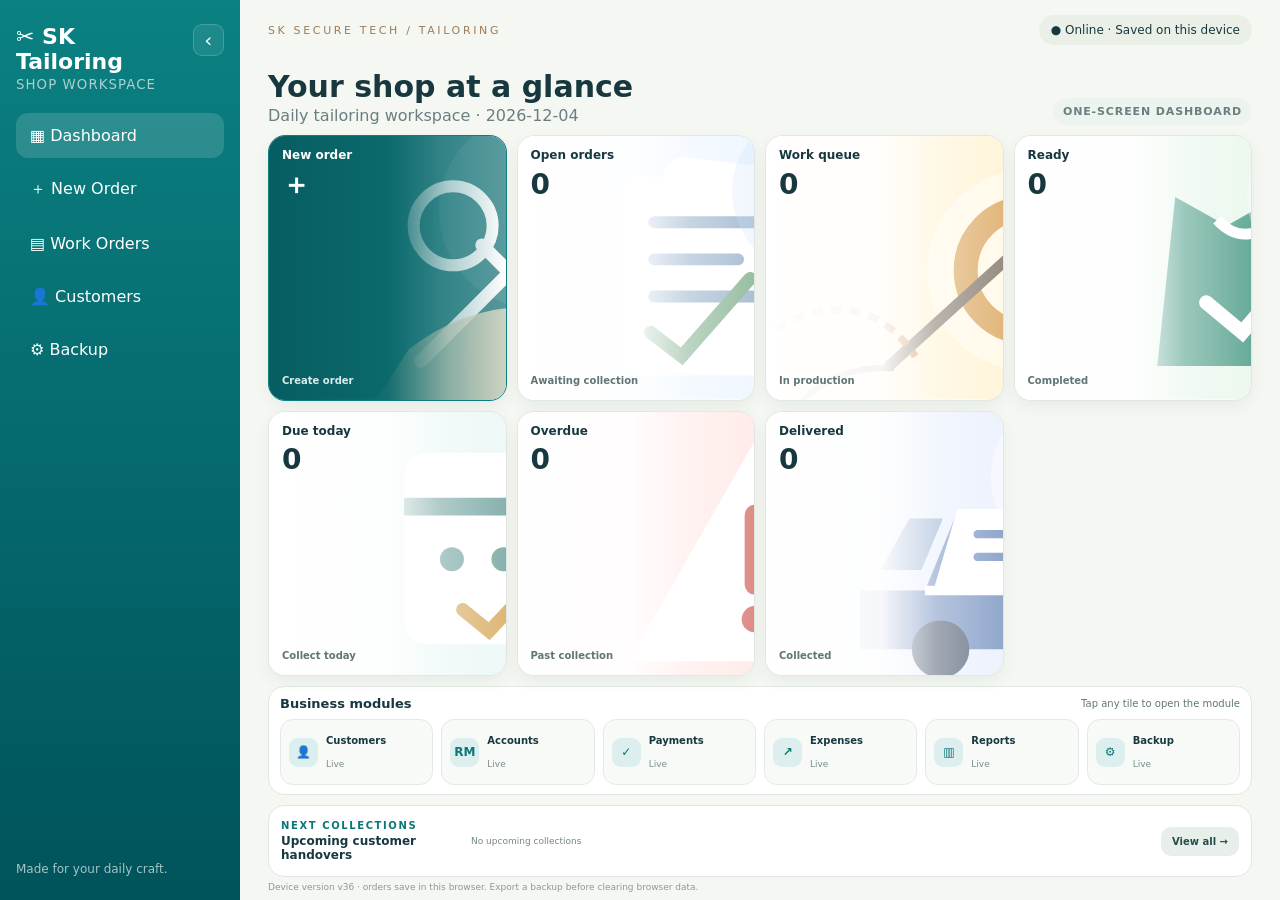
<file: tailoring/index.html>
<!doctype html>
<html lang="en">
<head>
  <meta charset="utf-8" />
  <meta name="viewport" content="width=device-width,initial-scale=1,viewport-fit=cover" />
  <meta name="theme-color" content="#0b7778" />
  <title>SK Tailoring</title>
  <link rel="manifest" href="./manifest.webmanifest" />
  <link rel="icon" href="./icon.svg" type="image/svg+xml" />
  <link rel="stylesheet" href="./style.css?v=36r2" />
</head>
<body>
  <div id="app"></div>
  <input id="restoreInput" type="file" accept="application/json,.json" hidden />
  <script src="./app.js?v=36r2"></script>
</body>
</html>
</file>
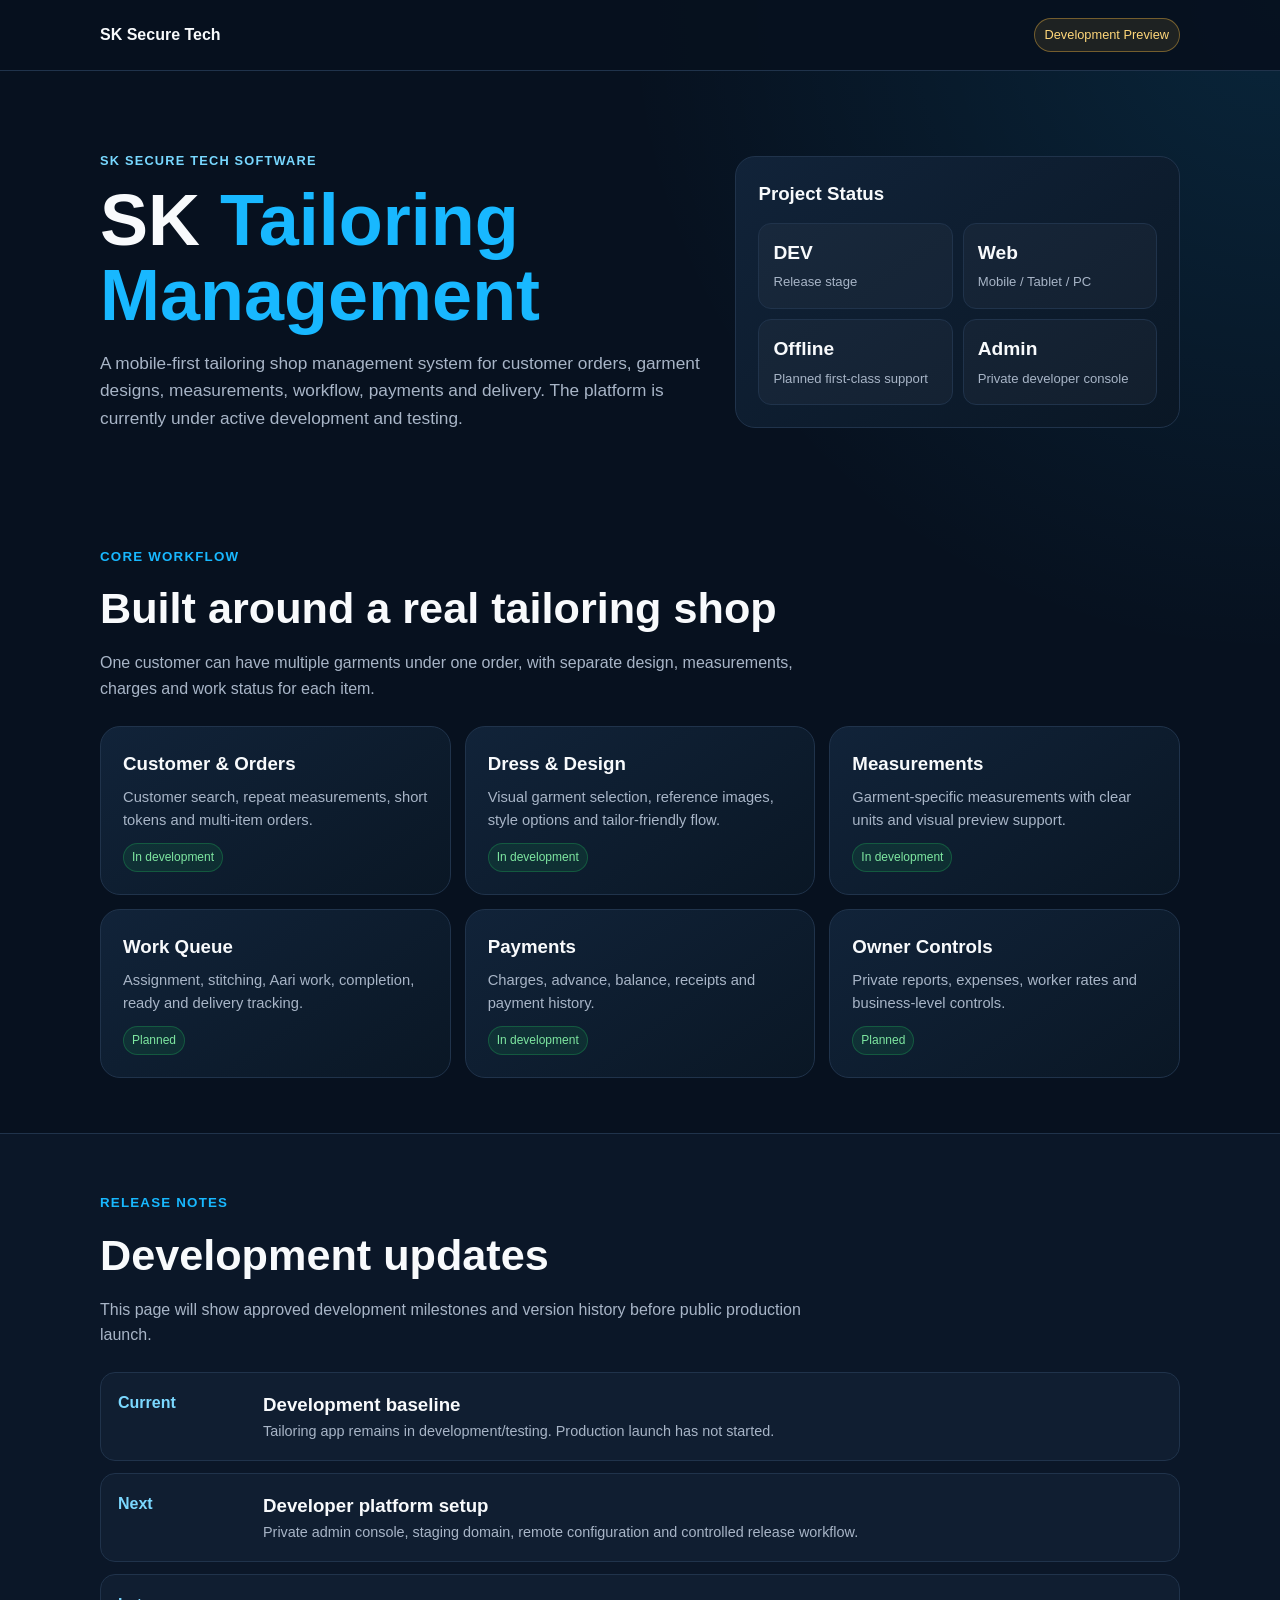
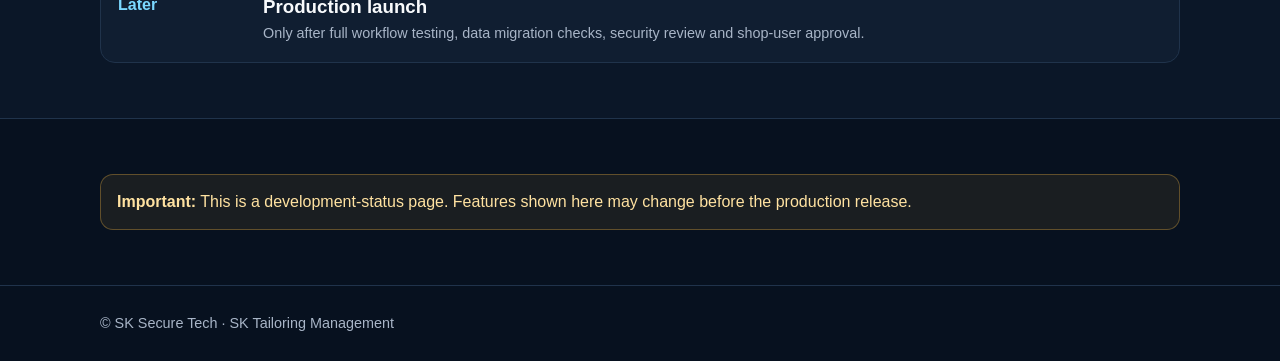
<file: tailoring-management.html>
<!DOCTYPE html>
<html lang="en">
<head>
<meta charset="UTF-8">
<meta name="viewport" content="width=device-width,initial-scale=1.0">
<title>SK Tailoring Management | SK Secure Tech</title>
<meta name="description" content="SK Tailoring Management is a web-based tailoring shop management system under active development by SK Secure Tech.">
<style>
:root{--bg:#07111f;--bg2:#0b1728;--card:#101e31;--line:#20334b;--primary:#18b8ff;--green:#22c55e;--amber:#f4b942;--text:#f8fafc;--muted:#a8b5c7;--max:1080px}
*{box-sizing:border-box;margin:0;padding:0}body{font-family:Arial,Helvetica,sans-serif;background:radial-gradient(circle at top right,rgba(24,184,255,.12),transparent 28%),var(--bg);color:var(--text);line-height:1.6}a{color:inherit;text-decoration:none}.container{width:min(92%,var(--max));margin:auto}
header{border-bottom:1px solid var(--line);background:rgba(7,17,31,.95);position:sticky;top:0}.nav{min-height:70px;display:flex;align-items:center;justify-content:space-between;gap:15px}.brand{font-weight:800}.tag{font-size:.8rem;border:1px solid rgba(244,185,66,.4);background:rgba(244,185,66,.1);color:#ffd77a;border-radius:999px;padding:6px 10px}
.hero{padding:80px 0 55px}.hero-grid{display:grid;grid-template-columns:1.15fr .85fr;gap:34px;align-items:center}.eyebrow{color:#78d8ff;font-weight:800;text-transform:uppercase;letter-spacing:1.2px;font-size:.8rem;margin-bottom:12px}h1{font-size:clamp(2.3rem,6vw,4.5rem);line-height:1.03;margin-bottom:18px}.highlight{color:var(--primary)}.hero p{color:var(--muted);font-size:1.08rem;max-width:700px}.panel,.card{border:1px solid var(--line);background:linear-gradient(145deg,#112339,#0a1725);border-radius:20px;padding:22px}.status{display:grid;grid-template-columns:repeat(2,1fr);gap:10px;margin-top:14px}.mini{border:1px solid var(--line);background:rgba(255,255,255,.03);border-radius:13px;padding:14px}.mini strong{display:block;font-size:1.2rem}.mini span{color:var(--muted);font-size:.82rem}
section{padding:55px 0}.title{margin-bottom:24px}.title small{color:var(--primary);font-weight:800;text-transform:uppercase;letter-spacing:1.2px}.title h2{font-size:clamp(1.8rem,4vw,2.7rem);margin-top:6px}.title p{color:var(--muted);max-width:750px;margin-top:7px}
.grid{display:grid;grid-template-columns:repeat(3,1fr);gap:14px}.card h3{margin-bottom:7px}.card p{color:var(--muted);font-size:.92rem}.badge{display:inline-block;margin-top:10px;padding:4px 8px;border-radius:999px;font-size:.75rem;background:rgba(34,197,94,.11);color:#7ee7a1;border:1px solid rgba(34,197,94,.28)}
.timeline{display:grid;gap:12px}.release{display:grid;grid-template-columns:130px 1fr;gap:15px;padding:17px;border:1px solid var(--line);border-radius:15px;background:var(--card)}.release b{color:#7bd8ff}.release p{color:var(--muted);font-size:.9rem}
.notice{border:1px solid rgba(244,185,66,.32);background:rgba(244,185,66,.08);padding:14px 16px;border-radius:13px;color:#ffe2a1}
footer{border-top:1px solid var(--line);padding:26px 0;color:var(--muted);font-size:.9rem}
@media(max-width:800px){.hero-grid{grid-template-columns:1fr}.grid{grid-template-columns:1fr 1fr}.release{grid-template-columns:1fr}.hero{padding-top:55px}}@media(max-width:560px){.grid{grid-template-columns:1fr}.status{grid-template-columns:1fr 1fr}}
</style>
</head>
<body>
<header><div class="container nav"><a class="brand" href="./index.html">SK Secure Tech</a><span class="tag">Development Preview</span></div></header>
<main>
<section class="hero"><div class="container hero-grid">
<div><div class="eyebrow">SK Secure Tech Software</div><h1>SK <span class="highlight">Tailoring Management</span></h1><p>A mobile-first tailoring shop management system for customer orders, garment designs, measurements, workflow, payments and delivery. The platform is currently under active development and testing.</p></div>
<div class="panel"><h3>Project Status</h3><div class="status"><div class="mini"><strong>DEV</strong><span>Release stage</span></div><div class="mini"><strong>Web</strong><span>Mobile / Tablet / PC</span></div><div class="mini"><strong>Offline</strong><span>Planned first-class support</span></div><div class="mini"><strong>Admin</strong><span>Private developer console</span></div></div></div>
</div></section>

<section><div class="container"><div class="title"><small>Core workflow</small><h2>Built around a real tailoring shop</h2><p>One customer can have multiple garments under one order, with separate design, measurements, charges and work status for each item.</p></div>
<div class="grid">
<div class="card"><h3>Customer & Orders</h3><p>Customer search, repeat measurements, short tokens and multi-item orders.</p><span class="badge">In development</span></div>
<div class="card"><h3>Dress & Design</h3><p>Visual garment selection, reference images, style options and tailor-friendly flow.</p><span class="badge">In development</span></div>
<div class="card"><h3>Measurements</h3><p>Garment-specific measurements with clear units and visual preview support.</p><span class="badge">In development</span></div>
<div class="card"><h3>Work Queue</h3><p>Assignment, stitching, Aari work, completion, ready and delivery tracking.</p><span class="badge">Planned</span></div>
<div class="card"><h3>Payments</h3><p>Charges, advance, balance, receipts and payment history.</p><span class="badge">In development</span></div>
<div class="card"><h3>Owner Controls</h3><p>Private reports, expenses, worker rates and business-level controls.</p><span class="badge">Planned</span></div>
</div></div></section>

<section style="background:var(--bg2);border-top:1px solid var(--line);border-bottom:1px solid var(--line)"><div class="container"><div class="title"><small>Release notes</small><h2>Development updates</h2><p>This page will show approved development milestones and version history before public production launch.</p></div>
<div class="timeline">
<div class="release"><b>Current</b><div><h3>Development baseline</h3><p>Tailoring app remains in development/testing. Production launch has not started.</p></div></div>
<div class="release"><b>Next</b><div><h3>Developer platform setup</h3><p>Private admin console, staging domain, remote configuration and controlled release workflow.</p></div></div>
<div class="release"><b>Later</b><div><h3>Production launch</h3><p>Only after full workflow testing, data migration checks, security review and shop-user approval.</p></div></div>
</div></div></section>

<section><div class="container"><div class="notice"><b>Important:</b> This is a development-status page. Features shown here may change before the production release.</div></div></section>
</main>
<footer><div class="container">© SK Secure Tech · SK Tailoring Management</div></footer>
</body>
</html>
</file>
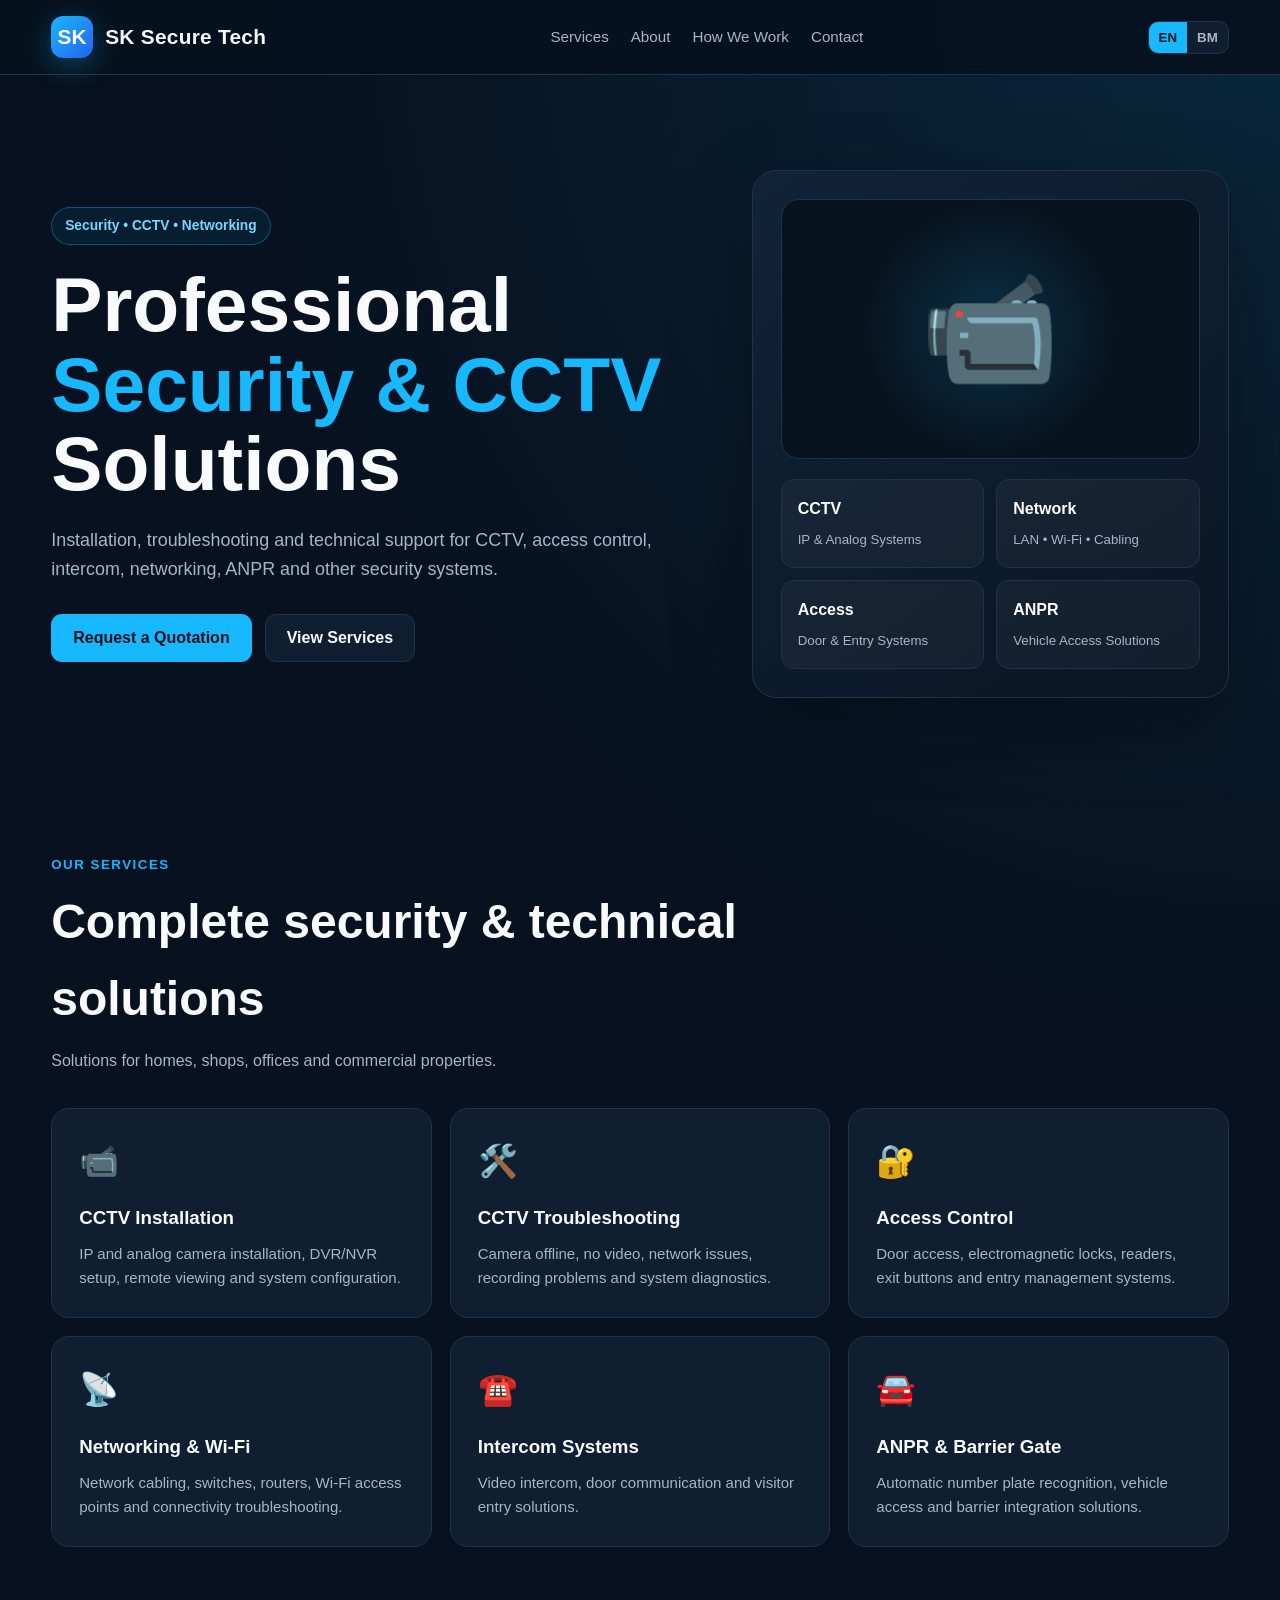
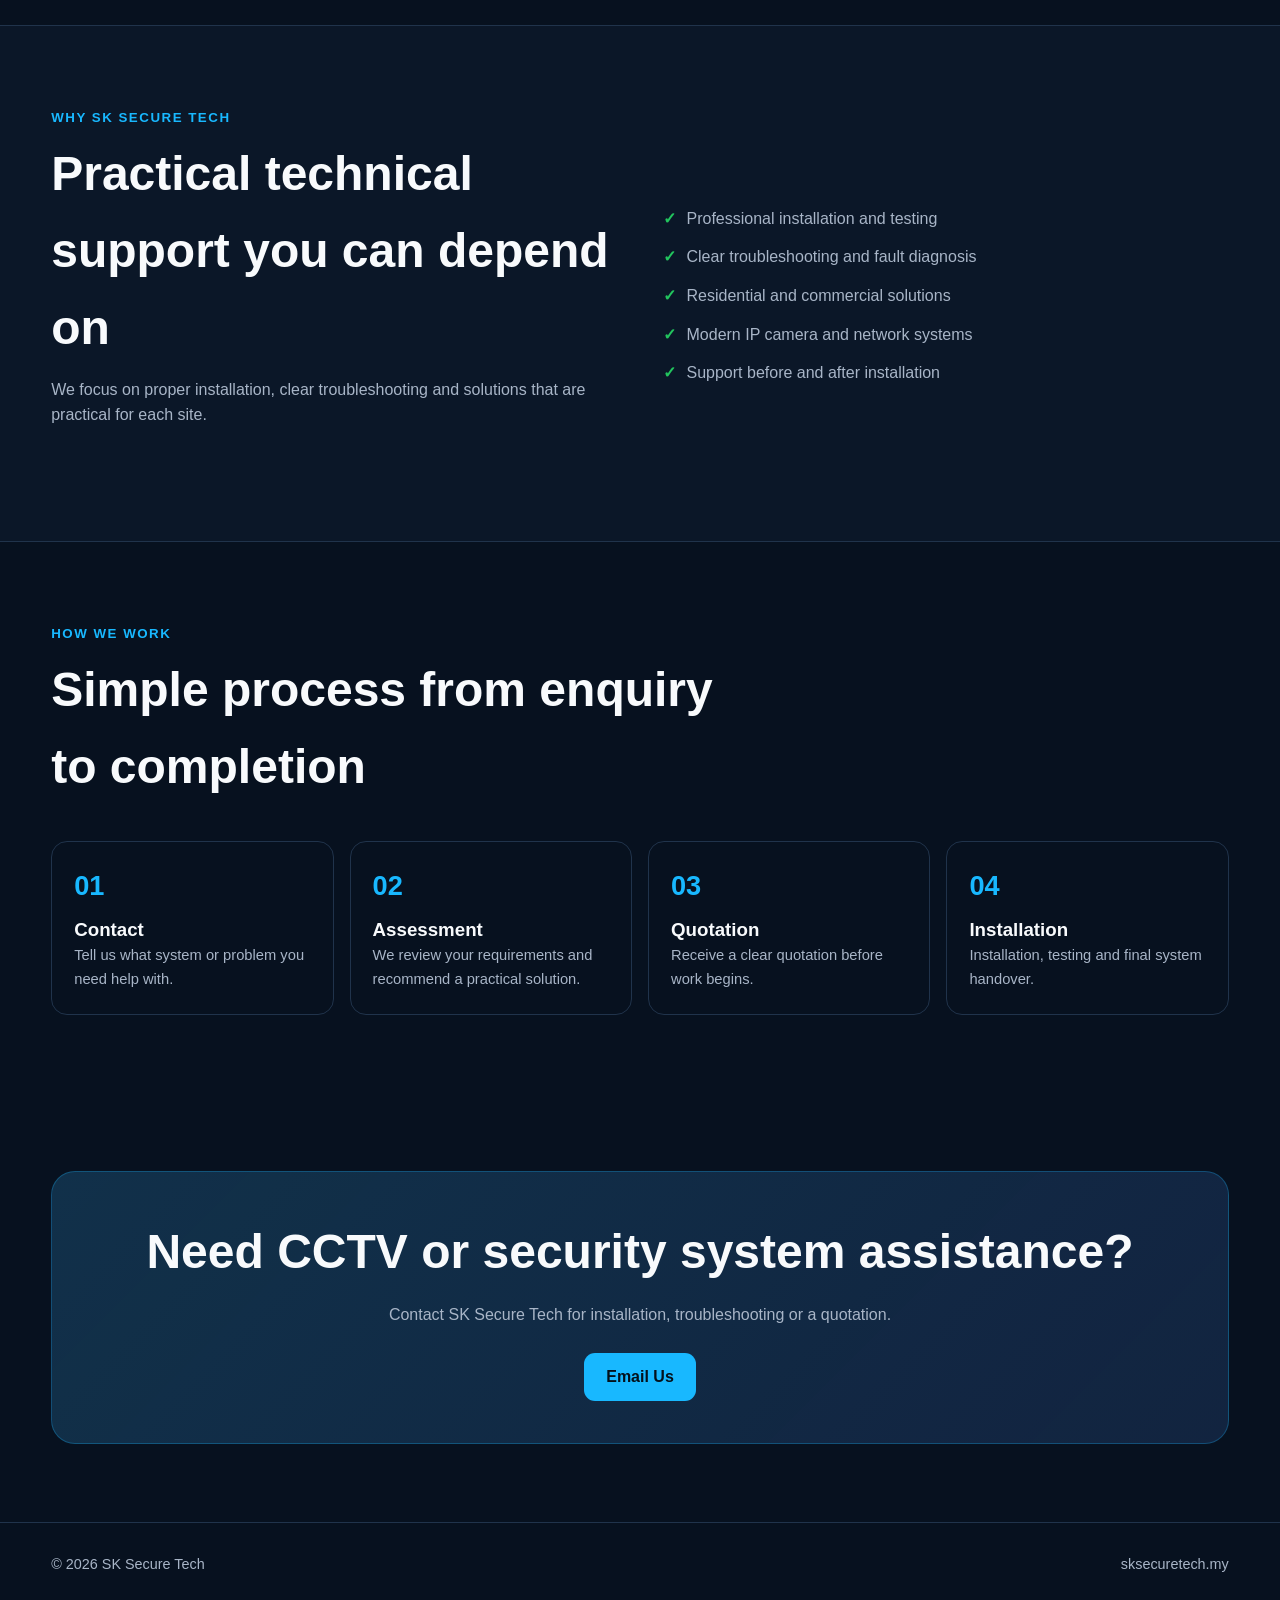
<file: archive/index-cctv-backup-2026-10-08.html>
<!DOCTYPE html>
<html lang="en">
<head>
  <meta charset="UTF-8">
  <meta name="viewport" content="width=device-width, initial-scale=1.0">

  <title>SK Secure Tech | CCTV & Security Solutions Malaysia</title>

  <meta
    name="description"
    content="SK Secure Tech provides CCTV installation, CCTV troubleshooting, access control, networking, intercom, ANPR and security system services in Malaysia."
  >

  <style>
    :root {
      --bg: #07111f;
      --bg2: #0b1728;
      --card: #101e31;
      --line: #20334b;
      --primary: #18b8ff;
      --primary-dark: #008bcc;
      --green: #22c55e;
      --text: #f8fafc;
      --muted: #a8b5c7;
      --white: #ffffff;
      --max: 1180px;
    }

    * {
      box-sizing: border-box;
      margin: 0;
      padding: 0;
    }

    html {
      scroll-behavior: smooth;
    }

    body {
      font-family: Arial, Helvetica, sans-serif;
      background:
        radial-gradient(circle at top right, rgba(24,184,255,.13), transparent 30%),
        var(--bg);
      color: var(--text);
      line-height: 1.6;
    }

    a {
      color: inherit;
      text-decoration: none;
    }

    .container {
      width: min(92%, var(--max));
      margin: auto;
    }

    header {
      position: sticky;
      top: 0;
      z-index: 1000;
      background: rgba(7,17,31,.94);
      backdrop-filter: blur(12px);
      border-bottom: 1px solid var(--line);
    }

    nav {
      min-height: 74px;
      display: flex;
      align-items: center;
      justify-content: space-between;
      gap: 20px;
    }

    .brand {
      display: flex;
      align-items: center;
      gap: 12px;
      font-size: 1.3rem;
      font-weight: 800;
      letter-spacing: .3px;
    }

    .logo {
      width: 42px;
      height: 42px;
      display: grid;
      place-items: center;
      border-radius: 12px;
      background: linear-gradient(135deg, var(--primary), #2563eb);
      color: white;
      font-weight: 900;
      box-shadow: 0 8px 28px rgba(24,184,255,.3);
    }

    .nav-links {
      display: flex;
      align-items: center;
      gap: 22px;
      color: var(--muted);
      font-size: .95rem;
    }

    .nav-links a:hover {
      color: var(--white);
    }

    .language {
      display: flex;
      background: var(--card);
      border: 1px solid var(--line);
      border-radius: 10px;
      overflow: hidden;
    }

    .language button {
      border: 0;
      padding: 8px 10px;
      background: transparent;
      color: var(--muted);
      cursor: pointer;
      font-weight: 700;
    }

    .language button.active {
      background: var(--primary);
      color: #03111b;
    }

    .hero {
      padding: 95px 0 75px;
      min-height: 610px;
      display: flex;
      align-items: center;
    }

    .hero-grid {
      display: grid;
      grid-template-columns: 1.15fr .85fr;
      gap: 55px;
      align-items: center;
    }

    .eyebrow {
      display: inline-flex;
      align-items: center;
      gap: 8px;
      border: 1px solid rgba(24,184,255,.35);
      background: rgba(24,184,255,.08);
      color: #77d7ff;
      border-radius: 999px;
      padding: 7px 13px;
      margin-bottom: 20px;
      font-size: .86rem;
      font-weight: 700;
    }

    h1 {
      font-size: clamp(2.5rem, 6vw, 4.8rem);
      line-height: 1.04;
      max-width: 850px;
      margin-bottom: 22px;
    }

    .highlight {
      color: var(--primary);
    }

    .hero p {
      color: var(--muted);
      max-width: 700px;
      font-size: 1.12rem;
      margin-bottom: 30px;
    }

    .buttons {
      display: flex;
      flex-wrap: wrap;
      gap: 13px;
    }

    .btn {
      display: inline-flex;
      align-items: center;
      justify-content: center;
      min-height: 48px;
      padding: 0 21px;
      border-radius: 11px;
      font-weight: 800;
      transition: .2s ease;
      border: 1px solid transparent;
    }

    .btn-primary {
      background: var(--primary);
      color: #04111b;
    }

    .btn-primary:hover {
      background: #5fd0ff;
      transform: translateY(-2px);
    }

    .btn-secondary {
      border-color: var(--line);
      background: var(--card);
    }

    .btn-secondary:hover {
      border-color: var(--primary);
      transform: translateY(-2px);
    }

    .hero-panel {
      padding: 28px;
      border: 1px solid var(--line);
      background: linear-gradient(145deg, #112339, #091624);
      border-radius: 24px;
      box-shadow: 0 25px 80px rgba(0,0,0,.28);
    }

    .camera-art {
      height: 260px;
      display: grid;
      place-items: center;
      border-radius: 18px;
      background:
        radial-gradient(circle, rgba(24,184,255,.18), transparent 52%),
        #07131f;
      border: 1px solid var(--line);
      font-size: 7rem;
      margin-bottom: 20px;
    }

    .mini-grid {
      display: grid;
      grid-template-columns: repeat(2,1fr);
      gap: 12px;
    }

    .mini-card {
      padding: 16px;
      border-radius: 13px;
      background: rgba(255,255,255,.035);
      border: 1px solid var(--line);
    }

    .mini-card strong {
      display: block;
      color: var(--white);
      margin-bottom: 4px;
    }

    .mini-card span {
      font-size: .83rem;
      color: var(--muted);
    }

    section {
      padding: 78px 0;
    }

    .section-title {
      max-width: 700px;
      margin-bottom: 35px;
    }

    .section-title small {
      color: var(--primary);
      font-weight: 800;
      text-transform: uppercase;
      letter-spacing: 1.5px;
    }

    .section-title h2 {
      font-size: clamp(2rem, 4vw, 3rem);
      margin-top: 7px;
    }

    .section-title p {
      color: var(--muted);
      margin-top: 10px;
    }

    .services {
      display: grid;
      grid-template-columns: repeat(3,1fr);
      gap: 18px;
    }

    .service {
      border: 1px solid var(--line);
      background: var(--card);
      border-radius: 18px;
      padding: 27px;
      transition: .2s ease;
    }

    .service:hover {
      transform: translateY(-5px);
      border-color: rgba(24,184,255,.65);
    }

    .icon {
      font-size: 2rem;
      margin-bottom: 16px;
    }

    .service h3 {
      margin-bottom: 9px;
    }

    .service p {
      color: var(--muted);
      font-size: .94rem;
    }

    .about {
      background: var(--bg2);
      border-top: 1px solid var(--line);
      border-bottom: 1px solid var(--line);
    }

    .about-grid {
      display: grid;
      grid-template-columns: 1fr 1fr;
      gap: 45px;
      align-items: center;
    }

    .checklist {
      display: grid;
      gap: 13px;
      margin-top: 25px;
    }

    .check {
      display: flex;
      gap: 11px;
      align-items: flex-start;
      color: var(--muted);
    }

    .check span:first-child {
      color: var(--green);
      font-weight: 900;
    }

    .process {
      display: grid;
      grid-template-columns: repeat(4,1fr);
      gap: 16px;
    }

    .step {
      padding: 22px;
      border: 1px solid var(--line);
      border-radius: 16px;
    }

    .step-number {
      color: var(--primary);
      font-size: 1.7rem;
      font-weight: 900;
      margin-bottom: 7px;
    }

    .step p {
      color: var(--muted);
      font-size: .92rem;
    }

    .contact-box {
      padding: 42px;
      background:
        linear-gradient(135deg, rgba(24,184,255,.12), rgba(37,99,235,.08)),
        var(--card);
      border: 1px solid rgba(24,184,255,.28);
      border-radius: 24px;
      text-align: center;
    }

    .contact-box h2 {
      font-size: clamp(2rem, 4vw, 3rem);
      margin-bottom: 12px;
    }

    .contact-box p {
      color: var(--muted);
      max-width: 700px;
      margin: 0 auto 25px;
    }

    footer {
      padding: 30px 0;
      border-top: 1px solid var(--line);
      color: var(--muted);
      font-size: .9rem;
    }

    .footer-row {
      display: flex;
      justify-content: space-between;
      gap: 15px;
      flex-wrap: wrap;
    }

    @media (max-width: 900px) {
      .nav-links {
        display: none;
      }

      .hero-grid,
      .about-grid {
        grid-template-columns: 1fr;
      }

      .services {
        grid-template-columns: repeat(2,1fr);
      }

      .process {
        grid-template-columns: repeat(2,1fr);
      }

      .hero {
        padding-top: 65px;
      }
    }

    @media (max-width: 600px) {
      nav {
        min-height: 66px;
      }

      .brand {
        font-size: 1.05rem;
      }

      .logo {
        width: 37px;
        height: 37px;
      }

      .hero {
        padding: 55px 0;
      }

      .services,
      .process,
      .mini-grid {
        grid-template-columns: 1fr;
      }

      section {
        padding: 58px 0;
      }

      .camera-art {
        height: 190px;
        font-size: 5rem;
      }

      .contact-box {
        padding: 30px 20px;
      }

      .buttons .btn {
        width: 100%;
      }
    }
  </style>
</head>

<body>

<header>
  <div class="container">
    <nav>
      <a class="brand" href="#">
        <div class="logo">SK</div>
        <span>SK Secure Tech</span>
      </a>

      <div class="nav-links">
        <a href="#services" data-en="Services" data-ms="Perkhidmatan">Services</a>
        <a href="#about" data-en="About" data-ms="Tentang Kami">About</a>
        <a href="#process" data-en="How We Work" data-ms="Cara Kami Bekerja">How We Work</a>
        <a href="#contact" data-en="Contact" data-ms="Hubungi">Contact</a>
      </div>

      <div class="language">
        <button id="enBtn" class="active" onclick="setLanguage('en')">EN</button>
        <button id="msBtn" onclick="setLanguage('ms')">BM</button>
      </div>
    </nav>
  </div>
</header>

<main>

  <section class="hero">
    <div class="container hero-grid">

      <div>
        <div
          class="eyebrow"
          data-en="Security • CCTV • Networking"
          data-ms="Keselamatan • CCTV • Rangkaian"
        >
          Security • CCTV • Networking
        </div>

        <h1
          data-en="Professional <span class='highlight'>Security & CCTV</span> Solutions"
          data-ms="Penyelesaian <span class='highlight'>Keselamatan & CCTV</span> Profesional"
        >
          Professional <span class="highlight">Security & CCTV</span> Solutions
        </h1>

        <p
          data-en="Installation, troubleshooting and technical support for CCTV, access control, intercom, networking, ANPR and other security systems."
          data-ms="Pemasangan, penyelesaian masalah dan sokongan teknikal untuk CCTV, kawalan akses, interkom, rangkaian, ANPR dan sistem keselamatan lain."
        >
          Installation, troubleshooting and technical support for CCTV,
          access control, intercom, networking, ANPR and other security systems.
        </p>

        <div class="buttons">
          <a
            href="#contact"
            class="btn btn-primary"
            data-en="Request a Quotation"
            data-ms="Minta Sebut Harga"
          >
            Request a Quotation
          </a>

          <a
            href="#services"
            class="btn btn-secondary"
            data-en="View Services"
            data-ms="Lihat Perkhidmatan"
          >
            View Services
          </a>
        </div>
      </div>

      <div class="hero-panel">
        <div class="camera-art">📹</div>

        <div class="mini-grid">
          <div class="mini-card">
            <strong>CCTV</strong>
            <span data-en="IP & Analog Systems" data-ms="Sistem IP & Analog">
              IP & Analog Systems
            </span>
          </div>

          <div class="mini-card">
            <strong>Network</strong>
            <span data-en="LAN • Wi-Fi • Cabling" data-ms="LAN • Wi-Fi • Pendawaian">
              LAN • Wi-Fi • Cabling
            </span>
          </div>

          <div class="mini-card">
            <strong>Access</strong>
            <span data-en="Door & Entry Systems" data-ms="Sistem Pintu & Akses">
              Door & Entry Systems
            </span>
          </div>

          <div class="mini-card">
            <strong>ANPR</strong>
            <span data-en="Vehicle Access Solutions" data-ms="Penyelesaian Akses Kenderaan">
              Vehicle Access Solutions
            </span>
          </div>
        </div>
      </div>

    </div>
  </section>


  <section id="services">
    <div class="container">

      <div class="section-title">
        <small data-en="Our Services" data-ms="Perkhidmatan Kami">
          Our Services
        </small>

        <h2
          data-en="Complete security & technical solutions"
          data-ms="Penyelesaian keselamatan & teknikal lengkap"
        >
          Complete security & technical solutions
        </h2>

        <p
          data-en="Solutions for homes, shops, offices and commercial properties."
          data-ms="Penyelesaian untuk rumah, kedai, pejabat dan premis komersial."
        >
          Solutions for homes, shops, offices and commercial properties.
        </p>
      </div>


      <div class="services">

        <article class="service">
          <div class="icon">📹</div>
          <h3 data-en="CCTV Installation" data-ms="Pemasangan CCTV">
            CCTV Installation
          </h3>
          <p
            data-en="IP and analog camera installation, DVR/NVR setup, remote viewing and system configuration."
            data-ms="Pemasangan kamera IP dan analog, tetapan DVR/NVR, paparan jarak jauh dan konfigurasi sistem."
          >
            IP and analog camera installation, DVR/NVR setup,
            remote viewing and system configuration.
          </p>
        </article>


        <article class="service">
          <div class="icon">🛠️</div>
          <h3 data-en="CCTV Troubleshooting" data-ms="Baik Pulih CCTV">
            CCTV Troubleshooting
          </h3>
          <p
            data-en="Camera offline, no video, network issues, recording problems and system diagnostics."
            data-ms="Kamera offline, tiada video, masalah rangkaian, rakaman dan diagnostik sistem."
          >
            Camera offline, no video, network issues,
            recording problems and system diagnostics.
          </p>
        </article>


        <article class="service">
          <div class="icon">🔐</div>
          <h3 data-en="Access Control" data-ms="Kawalan Akses">
            Access Control
          </h3>
          <p
            data-en="Door access, electromagnetic locks, readers, exit buttons and entry management systems."
            data-ms="Kawalan pintu, kunci elektromagnet, pembaca, butang keluar dan sistem pengurusan akses."
          >
            Door access, electromagnetic locks, readers,
            exit buttons and entry management systems.
          </p>
        </article>


        <article class="service">
          <div class="icon">📡</div>
          <h3 data-en="Networking & Wi-Fi" data-ms="Rangkaian & Wi-Fi">
            Networking & Wi-Fi
          </h3>
          <p
            data-en="Network cabling, switches, routers, Wi-Fi access points and connectivity troubleshooting."
            data-ms="Pendawaian rangkaian, switch, router, access point Wi-Fi dan penyelesaian masalah sambungan."
          >
            Network cabling, switches, routers,
            Wi-Fi access points and connectivity troubleshooting.
          </p>
        </article>


        <article class="service">
          <div class="icon">☎️</div>
          <h3 data-en="Intercom Systems" data-ms="Sistem Interkom">
            Intercom Systems
          </h3>
          <p
            data-en="Video intercom, door communication and visitor entry solutions."
            data-ms="Interkom video, komunikasi pintu dan penyelesaian kemasukan pelawat."
          >
            Video intercom, door communication and visitor entry solutions.
          </p>
        </article>


        <article class="service">
          <div class="icon">🚘</div>
          <h3 data-en="ANPR & Barrier Gate" data-ms="ANPR & Palang Automatik">
            ANPR & Barrier Gate
          </h3>
          <p
            data-en="Automatic number plate recognition, vehicle access and barrier integration solutions."
            data-ms="Pengecaman nombor plat automatik, akses kenderaan dan integrasi palang."
          >
            Automatic number plate recognition,
            vehicle access and barrier integration solutions.
          </p>
        </article>

      </div>
    </div>
  </section>


  <section id="about" class="about">
    <div class="container about-grid">

      <div>
        <div class="section-title">
          <small data-en="Why SK Secure Tech" data-ms="Mengapa SK Secure Tech">
            Why SK Secure Tech
          </small>

          <h2
            data-en="Practical technical support you can depend on"
            data-ms="Sokongan teknikal praktikal yang boleh dipercayai"
          >
            Practical technical support you can depend on
          </h2>

          <p
            data-en="We focus on proper installation, clear troubleshooting and solutions that are practical for each site."
            data-ms="Kami memberi tumpuan kepada pemasangan yang betul, penyelesaian masalah yang jelas dan penyelesaian praktikal untuk setiap lokasi."
          >
            We focus on proper installation, clear troubleshooting
            and solutions that are practical for each site.
          </p>
        </div>
      </div>


      <div class="checklist">

        <div class="check">
          <span>✓</span>
          <div data-en="Professional installation and testing"
               data-ms="Pemasangan dan ujian profesional">
            Professional installation and testing
          </div>
        </div>

        <div class="check">
          <span>✓</span>
          <div data-en="Clear troubleshooting and fault diagnosis"
               data-ms="Penyelesaian masalah dan diagnosis kerosakan yang jelas">
            Clear troubleshooting and fault diagnosis
          </div>
        </div>

        <div class="check">
          <span>✓</span>
          <div data-en="Residential and commercial solutions"
               data-ms="Penyelesaian kediaman dan komersial">
            Residential and commercial solutions
          </div>
        </div>

        <div class="check">
          <span>✓</span>
          <div data-en="Modern IP camera and network systems"
               data-ms="Sistem kamera IP dan rangkaian moden">
            Modern IP camera and network systems
          </div>
        </div>

        <div class="check">
          <span>✓</span>
          <div data-en="Support before and after installation"
               data-ms="Sokongan sebelum dan selepas pemasangan">
            Support before and after installation
          </div>
        </div>

      </div>

    </div>
  </section>


  <section id="process">
    <div class="container">

      <div class="section-title">
        <small data-en="How We Work" data-ms="Cara Kami Bekerja">
          How We Work
        </small>

        <h2
          data-en="Simple process from enquiry to completion"
          data-ms="Proses mudah dari pertanyaan hingga siap"
        >
          Simple process from enquiry to completion
        </h2>
      </div>


      <div class="process">

        <div class="step">
          <div class="step-number">01</div>
          <h3 data-en="Contact" data-ms="Hubungi">Contact</h3>
          <p
            data-en="Tell us what system or problem you need help with."
            data-ms="Beritahu kami sistem atau masalah yang memerlukan bantuan."
          >
            Tell us what system or problem you need help with.
          </p>
        </div>

        <div class="step">
          <div class="step-number">02</div>
          <h3 data-en="Assessment" data-ms="Penilaian">Assessment</h3>
          <p
            data-en="We review your requirements and recommend a practical solution."
            data-ms="Kami menilai keperluan dan mencadangkan penyelesaian praktikal."
          >
            We review your requirements and recommend a practical solution.
          </p>
        </div>

        <div class="step">
          <div class="step-number">03</div>
          <h3 data-en="Quotation" data-ms="Sebut Harga">Quotation</h3>
          <p
            data-en="Receive a clear quotation before work begins."
            data-ms="Terima sebut harga yang jelas sebelum kerja bermula."
          >
            Receive a clear quotation before work begins.
          </p>
        </div>

        <div class="step">
          <div class="step-number">04</div>
          <h3 data-en="Installation" data-ms="Pemasangan">Installation</h3>
          <p
            data-en="Installation, testing and final system handover."
            data-ms="Pemasangan, ujian dan penyerahan sistem."
          >
            Installation, testing and final system handover.
          </p>
        </div>

      </div>

    </div>
  </section>


  <section id="contact">
    <div class="container">

      <div class="contact-box">
        <h2
          data-en="Need CCTV or security system assistance?"
          data-ms="Perlukan bantuan CCTV atau sistem keselamatan?"
        >
          Need CCTV or security system assistance?
        </h2>

        <p
          data-en="Contact SK Secure Tech for installation, troubleshooting or a quotation."
          data-ms="Hubungi SK Secure Tech untuk pemasangan, penyelesaian masalah atau sebut harga."
        >
          Contact SK Secure Tech for installation,
          troubleshooting or a quotation.
        </p>

        <div class="buttons" style="justify-content:center;">
          <a
            class="btn btn-primary"
            href="mailto:info@sksecuretech.my"
            data-en="Email Us"
            data-ms="E-mel Kami"
          >
            Email Us
          </a>
        </div>
      </div>

    </div>
  </section>

</main>


<footer>
  <div class="container footer-row">
    <div>© <span id="year"></span> SK Secure Tech</div>
    <div>sksecuretech.my</div>
  </div>
</footer>


<script>
  document.getElementById("year").textContent =
    new Date().getFullYear();

  function setLanguage(lang) {
    document.querySelectorAll("[data-en]").forEach(element => {
      element.innerHTML =
        lang === "ms"
          ? element.getAttribute("data-ms")
          : element.getAttribute("data-en");
    });

    document.getElementById("enBtn")
      .classList.toggle("active", lang === "en");

    document.getElementById("msBtn")
      .classList.toggle("active", lang === "ms");

    document.documentElement.lang =
      lang === "ms" ? "ms" : "en";
  }
</script>

</body>
</html>
</file>
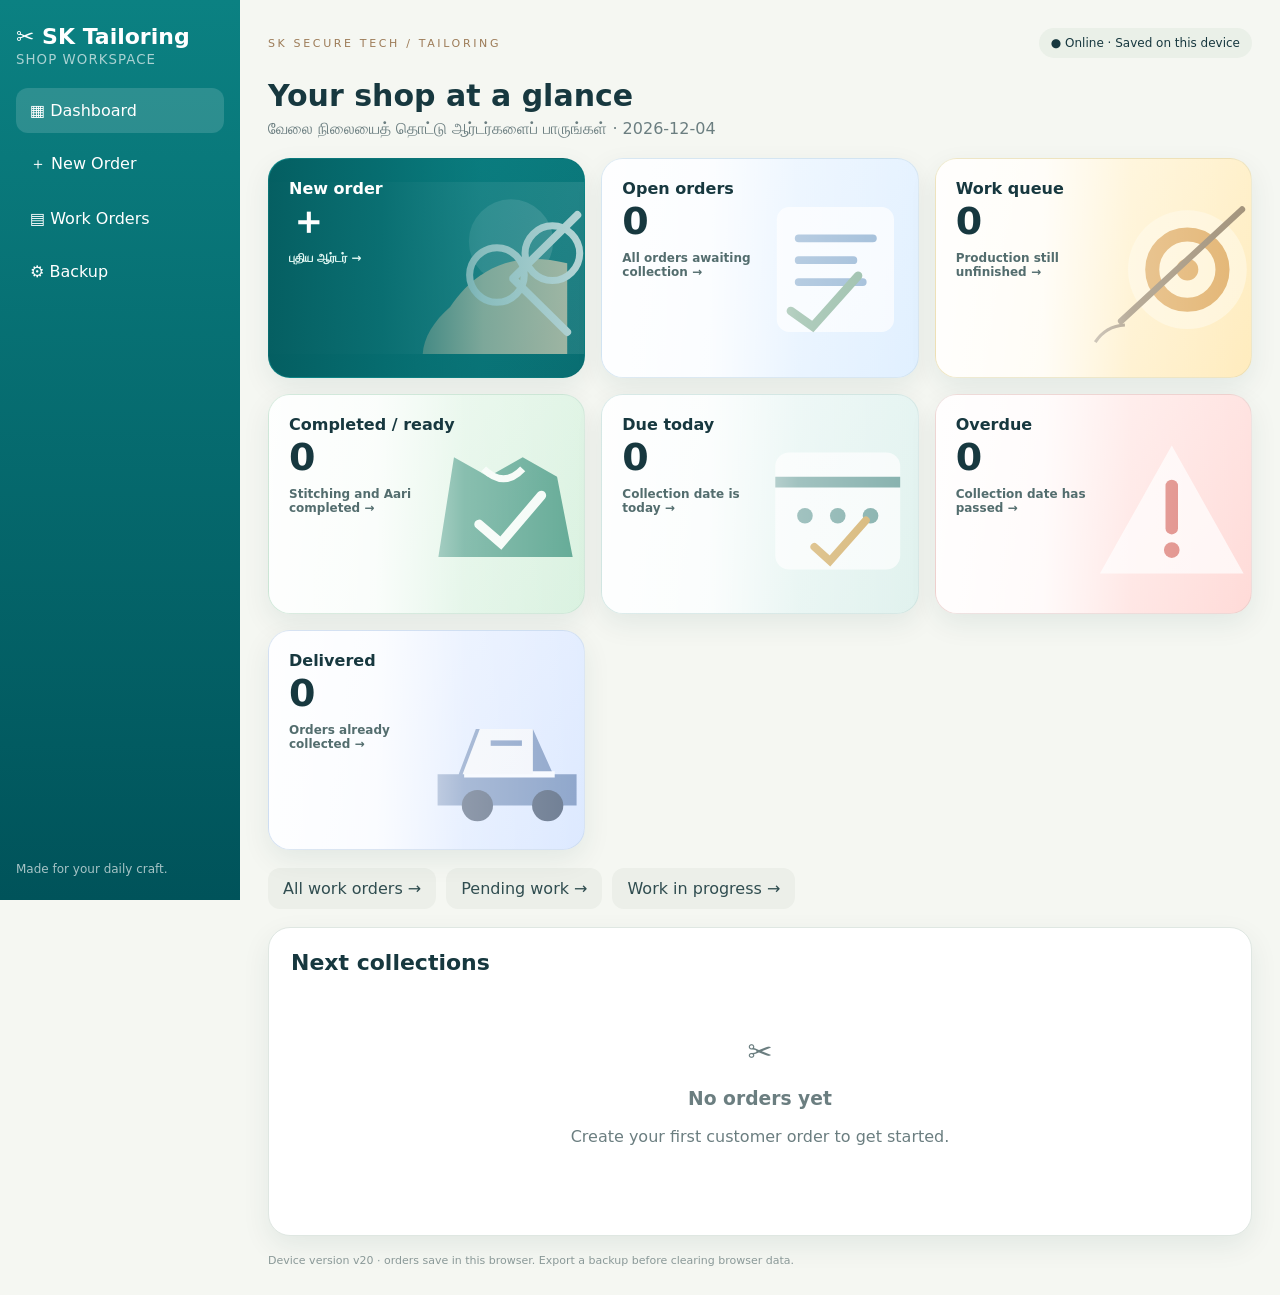
<file: tailoring/preview.html>
<!doctype html>
<html lang="en">
<head>
<meta charset="utf-8">
<meta name="viewport" content="width=device-width,initial-scale=1,viewport-fit=cover">
<meta name="theme-color" content="#0b7778">
<title>SK Tailoring v20 Preview</title>
<style>:root{--teal:#0b7778;--teal2:#07585c;--ink:#17383f;--muted:#6b7e80;--paper:#f5f7f2;--line:#dfe7e2;--card:#fff;--accent:#e7f3f1;--shadow:0 10px 28px rgba(12,65,67,.08)}*{box-sizing:border-box}body{margin:0;background:var(--paper);color:var(--ink);font-family:Inter,system-ui,-apple-system,Segoe UI,Roboto,"Noto Sans Tamil",sans-serif}button,input,select,textarea{font:inherit}.app{min-height:100vh;display:grid;grid-template-columns:240px 1fr}.side{position:sticky;top:0;height:100vh;background:linear-gradient(180deg,#0b8182,#00535a);color:white;padding:24px 16px;display:flex;flex-direction:column;gap:20px}.brand{font-size:22px;font-weight:800}.side small{opacity:.65;letter-spacing:.08em}.nav{display:grid;gap:8px}.nav button{border:0;background:transparent;color:white;text-align:left;padding:13px 14px;border-radius:12px;cursor:pointer}.nav button.active,.nav button:hover{background:rgba(255,255,255,.14)}.made{margin-top:auto;font-size:12px;opacity:.65}.main{padding:28px;max-width:1220px;width:100%;margin:0 auto}.topline{display:flex;justify-content:space-between;gap:12px;align-items:center;margin-bottom:20px}.eyebrow{font-size:11px;letter-spacing:.24em;color:#9d7c58}.status{font-size:12px;background:#eaf0e8;border-radius:999px;padding:8px 12px}.h1{font-size:30px;margin:4px 0 6px}.sub{color:var(--muted);margin:0 0 20px}.heroGrid{display:grid;grid-template-columns:repeat(3,minmax(0,1fr));gap:16px}.dashCard{position:relative;min-height:190px;border-radius:22px;overflow:hidden;padding:20px;background:white;box-shadow:var(--shadow);border:1px solid rgba(20,80,80,.07);cursor:pointer}.dashCard h3{position:relative;z-index:2;margin:0 0 4px;font-size:16px}.dashCard .count{position:relative;z-index:2;font-size:38px;font-weight:800;line-height:1.05}.dashCard p{position:relative;z-index:2;margin:9px 0 0;max-width:46%;font-size:12px;color:#536d6e}.dashCard .art{position:absolute;inset:0 0 0 36%;display:flex;align-items:center;justify-content:center;opacity:.98}.dashCard .art svg{width:100%;height:100%}.c1{background:linear-gradient(135deg,#0d8b8c,#096d71);color:white}.c1 p{color:#dff6f2}.c2{background:linear-gradient(135deg,#eef6ff,#dfefff)}.c3{background:linear-gradient(135deg,#fff7df,#ffebbb)}.c4{background:linear-gradient(135deg,#eaf8ed,#d8f1df)}.c5{background:linear-gradient(135deg,#edf8f7,#dff1ed)}.c6{background:linear-gradient(135deg,#fff0ef,#ffd9d6)}.c7{background:linear-gradient(135deg,#edf3ff,#dbe8ff)}.quick{display:flex;flex-wrap:wrap;gap:10px;margin:18px 0}.pill{border:0;border-radius:12px;padding:11px 15px;background:#ecefe9;color:#304d50;cursor:pointer}.panel{background:white;border:1px solid var(--line);border-radius:22px;box-shadow:var(--shadow);padding:22px}.empty{min-height:230px;display:grid;place-items:center;text-align:center;color:var(--muted)}.steps{display:grid;grid-template-columns:repeat(6,1fr);gap:8px;margin:14px 0 18px}.step{padding:11px 8px;text-align:center;border-radius:12px;background:#eef4f3;color:#526b6d;font-size:13px}.step.active{background:var(--teal);color:#fff}.tabs{display:flex;gap:10px;flex-wrap:wrap;margin:12px 0 16px}.tab{border:0;background:#eef1eb;border-radius:12px;padding:11px 16px;font-weight:700;color:#345658;cursor:pointer}.tab.active{background:#d9eef0;outline:2px solid #4b9ca0}.grid{display:grid;grid-template-columns:repeat(3,minmax(0,1fr));gap:14px}.garment{border:1px solid var(--line);background:white;border-radius:16px;padding:10px;cursor:pointer;text-align:center;transition:.15s}.garment:hover{transform:translateY(-2px)}.garment.active{background:#dff1f2;outline:2px solid #2f9296}.garment .pic{height:150px;border-radius:12px;background:#faf6ee;display:grid;place-items:center;overflow:hidden}.garment .pic svg{width:100%;height:100%}.garment b{display:block;margin-top:10px;font-size:14px}.garment span{font-size:12px;color:#7c8a88}.sectionTitle{font-size:22px;margin:0 0 8px}.styleGroup{margin:18px 0}.styleGrid{display:grid;grid-template-columns:repeat(5,minmax(0,1fr));gap:12px}.styleCard{border:1px solid var(--line);border-radius:14px;padding:10px;background:white;cursor:pointer;text-align:center}.styleCard.active{background:#dff1f2;outline:2px solid #2e9498}.styleCard svg{width:100%;height:110px;background:#faf6ee;border-radius:10px}.form2{display:grid;grid-template-columns:1fr 1fr;gap:14px}.field{display:grid;gap:6px}.field label{font-size:13px;color:#587173}.field input,.field select,.field textarea{width:100%;border:1px solid #d7dfdb;border-radius:11px;padding:12px;background:#fff;color:#213f43}.field textarea{min-height:90px;resize:vertical}.measureLayout{display:grid;grid-template-columns:1.05fr .95fr;gap:18px}.measureList{display:grid;grid-template-columns:1fr 1fr;gap:12px}.measureList .field input:focus{outline:2px solid #3e999d}.diagram{position:sticky;top:20px;background:#eaf6f5;border-radius:18px;padding:16px;min-height:520px}.diagram .garmentRef{height:140px;background:#fff8ec;border-radius:14px;display:grid;place-items:center;margin-bottom:12px}.diagram svg{width:100%;height:290px}.hint{text-align:center;color:#6d8384;font-size:12px}.actions{display:flex;justify-content:space-between;gap:12px;margin-top:20px}.btn{border:0;border-radius:12px;padding:12px 18px;cursor:pointer}.btn.primary{background:var(--teal);color:#fff}.btn.secondary{background:#ecefe8;color:#304b4e}.btn.danger{background:#ffe8e6;color:#9a3530}.summary{display:grid;gap:10px}.row{display:flex;justify-content:space-between;gap:12px;padding:10px 0;border-bottom:1px solid #edf1ee}.money{font-size:28px;font-weight:800}.orders{display:grid;gap:12px}.order{border:1px solid var(--line);border-radius:16px;padding:14px;background:#fff;display:grid;grid-template-columns:1fr auto;gap:10px;align-items:center}.badge{display:inline-block;border-radius:999px;padding:6px 9px;background:#e7f1ef;font-size:12px}.photos{display:flex;gap:8px;flex-wrap:wrap}.photos img{width:86px;height:86px;object-fit:cover;border-radius:10px;border:1px solid var(--line)}.voiceBox{margin-top:14px;border:1px solid var(--line);border-radius:16px;padding:14px;background:#fbfcf8}.toast{position:fixed;right:18px;bottom:18px;background:#143b3f;color:#fff;padding:12px 16px;border-radius:12px;box-shadow:var(--shadow);z-index:50}.mobileTop{display:none}.copyright{font-size:11px;color:#8a9998;margin-top:18px}.numPad{display:grid;grid-template-columns:repeat(3,1fr);gap:8px;margin-top:12px}.numPad button{padding:11px;border:0;border-radius:10px;background:#fff;font-weight:700}.measureTabs{display:flex;gap:8px;margin:8px 0 14px}.measureTabs button{border:0;padding:9px 13px;border-radius:10px;background:#e7eee9}.measureTabs button.active{outline:2px solid #4b9ca0;background:#d9eef0}@media(max-width:900px){.app{grid-template-columns:1fr}.side{position:fixed;left:0;top:0;bottom:0;width:240px;z-index:40;transform:translateX(-100%);transition:.2s}.side.open{transform:translateX(0)}.mobileTop{display:flex;justify-content:space-between;align-items:center;margin-bottom:12px}.main{padding:16px}.heroGrid{grid-template-columns:1fr 1fr}.steps{grid-template-columns:repeat(3,1fr)}.grid{grid-template-columns:repeat(2,minmax(0,1fr))}.styleGrid{grid-template-columns:repeat(2,minmax(0,1fr))}.measureLayout{grid-template-columns:1fr}.diagram{position:static}.form2,.measureList{grid-template-columns:1fr}}@media(max-width:560px){.heroGrid{grid-template-columns:1fr}.dashCard{min-height:175px}.grid{grid-template-columns:1fr 1fr}.garment .pic{height:125px}.steps{grid-template-columns:repeat(2,1fr)}.main{padding:12px}.h1{font-size:25px}.panel{padding:15px}.dashCard p{max-width:52%}}

/* v20 visual refinement: full-card dashboard art + clearer image-first selection */
.dashCard{min-height:220px;isolation:isolate}
.dashCard .art{inset:0;opacity:.72;z-index:0;transform:scale(1.04);pointer-events:none}
.dashCard .art svg{width:100%;height:100%;object-fit:cover}
.dashCard::after{content:"";position:absolute;inset:0;z-index:1;background:linear-gradient(90deg,rgba(255,255,255,.94) 0%,rgba(255,255,255,.83) 34%,rgba(255,255,255,.26) 62%,rgba(255,255,255,.04) 100%);pointer-events:none}
.dashCard.c1::after{background:linear-gradient(90deg,rgba(4,93,96,.96) 0%,rgba(5,105,108,.83) 36%,rgba(7,116,119,.28) 68%,rgba(7,116,119,.04) 100%)}
.dashCard h3,.dashCard .count,.dashCard p{z-index:2}
.dashCard p{max-width:48%;font-weight:600}
.garment .pic{height:165px}
.garment .pic svg{transform:scale(1.03)}
.styleCard svg{height:125px}
.diagram{overflow:hidden}
.diagram #measureDiagram{background:rgba(255,255,255,.5);border-radius:14px;margin-top:8px}
@media(max-width:900px){.dashCard{min-height:205px}.dashCard .art{transform:scale(1.08)}}
@media(max-width:560px){.dashCard{min-height:205px}.dashCard p{max-width:55%}.garment .pic{height:138px}.styleCard svg{height:118px}}
</style>
</head>
<body>
<div id="app"></div>
<input id="restoreInput" type="file" accept="application/json" hidden>
<script>(()=>{
'use strict';
const $=(q,r=document)=>r.querySelector(q), $$=(q,r=document)=>[...r.querySelectorAll(q)];
const STORE='skTailoringOrdersV19';
const draftKey='skTailoringDraftV19';
const today=()=>new Date().toISOString().slice(0,10);
const money=n=>'RM '+Number(n||0).toFixed(2);
const esc=s=>String(s??'').replace(/[&<>"]/g,m=>({'&':'&amp;','<':'&lt;','>':'&gt;','"':'&quot;'}[m]));
let orders=loadOrders();
let page='dashboard', step=1, cat='women', activeMeasure='Bust / மார்பு';
let draft=loadDraft();
if(!draft) draft=freshDraft();
function freshDraft(){return{customer:'',phone:'',garment:null,category:'women',designNotes:'',photos:[],voiceNote:'',style:{sleeve:'Short',neck:'Round',opening:'Back hooks',lining:'No lining',padding:'No pad',aari:'None',fit:'Regular',notes:''},measurements:{},stitching:'',aariCharge:'',advance:'',delivery:'',status:'New',created:today()}}
function loadOrders(){try{return JSON.parse(localStorage.getItem(STORE)||'[]')}catch(e){return[]}}
function saveOrders(){localStorage.setItem(STORE,JSON.stringify(orders))}
function loadDraft(){try{return JSON.parse(sessionStorage.getItem(draftKey)||'null')}catch(e){return null}}
function saveDraft(){sessionStorage.setItem(draftKey,JSON.stringify(draft))}
const cats={
 women:[
  ['blouse','Blouse','பிளவுஸ்'],['designer-blouse','Designer blouse','டிசைனர் பிளவுஸ்'],['saree','Ready-made saree','ரெடிமேட் சேலை'],['fall-pico','Saree fall & pico','சேலை ஃபால் / பிகோ'],['lehenga-skirt','Lehenga skirt','லெஹங்கா பாவாடை'],['lehenga-set','Lehenga set','லெஹங்கா செட்'],['kurti','Kurti / tunic','குர்தி'],['salwar','Salwar kameez set','சல்வார் கமீஸ்'],['churidar','Churidar set','சுடிதார் செட்'],['anarkali','Anarkali','அனார்கலி'],['gown','Gown / maxi dress','கவுன் / மேக்சி'],['western','Western dress','வெஸ்டர்ன் டிரஸ்'],['petticoat','Skirt / petticoat','பாவாடை / உள்ளாடை'],['palazzo','Palazzo / trousers','பலாசோ / பேன்ட்'],['ladies-shirt','Ladies shirt / top','பெண்கள் சட்டை / டாப்'],['nightwear-w','Nightwear','நைட்டி'],['alter-w','Alteration','திருத்தம்']],
 men:[['shirt','Shirt','சட்டை'],['trousers','Trousers / pants','பேன்ட்'],['veshti','Veshti / dhoti','வேட்டி'],['kurta','Kurta / jippa','குர்தா / ஜிப்பா'],['kurta-set','Kurta pajama set','குர்தா பைஜாமா'],['shorts','Shorts','ஷார்ட்ஸ்'],['waistcoat','Waistcoat','வெஸ்ட்கோட்'],['sherwani','Sherwani','ஷெர்வானி'],['nightwear-m','Men nightwear set','ஆண்கள் இரவு உடை'],['alter-m','Men alteration','ஆண்கள் திருத்தம்']],
 girls:[['frock','Girls frock','சிறுமிகள் ஃப்ராக்'],['girl-gown','Girls gown','சிறுமிகள் கவுன்'],['pattu-pavadai','Pattu pavadai set','பட்டு பாவாடை சட்டை'],['girl-lehenga','Girls lehenga set','சிறுமிகள் லெஹங்கா'],['girl-salwar','Girls salwar set','சிறுமிகள் சல்வார்'],['skirt-top','Girls skirt & top','சிறுமிகள் பாவாடை டாப்'],['girl-school','Girls school uniform','சிறுமிகள் பள்ளி சீருடை'],['girl-night','Girls nightwear','சிறுமிகள் இரவு உடை'],['girl-alter','Girls alteration','சிறுமிகள் திருத்தம்']],
 boys:[['boy-shirt','Boys shirt','சிறுவர்கள் சட்டை'],['boy-trousers','Boys trousers','சிறுவர்கள் பேன்ட்'],['boy-shorts','Boys shorts','சிறுவர்கள் ஷார்ட்ஸ்'],['boy-kurta','Boys kurta / jippa','சிறுவர்கள் குர்தா / ஜிப்பா'],['boy-veshti','Boys veshti','சிறுவர்கள் வேட்டி'],['boy-kurta-set','Boys kurta set','சிறுவர்கள் குர்தா செட்'],['boy-school','Boys school uniform','சிறுவர்கள் பள்ளி சீருடை'],['boy-suit','Boys suit / waistcoat','சிறுவர்கள் சூட்'],['boy-night','Boys nightwear','சிறுவர்கள் இரவு உடை'],['boy-alter','Boys alteration','சிறுவர்கள் திருத்தம்']]
};
const catLabels={women:'Women / பெண்கள்',men:'Men / ஆண்கள்',girls:'Girls / சிறுமிகள்',boys:'Boys / சிறுவர்கள்'};
const measureSets={
 blouse:['Bust / மார்பு','Under bust','Waist / இடுப்பு','Shoulder / தோள்','Blouse length / நீளம்','Front length','Back length','Bust point distance','Shoulder to bust point','Armhole','Sleeve length','Sleeve round','Front neck depth','Back neck depth','Waist round'],
 shirt:['Chest / மார்பு','Waist / இடுப்பு','Shoulder / தோள்','Shirt length','Sleeve length','Bicep round','Cuff round','Neck / கழுத்து','Armhole'],
 trousers:['Waist / இடுப்பு','Hip / இடுப்பு சுற்று','Thigh','Knee','Bottom','Rise','Inseam','Outseam / length'],
 dress:['Chest / மார்பு','Waist / இடுப்பு','Hip','Shoulder','Dress length','Sleeve length','Armhole','Neck depth','Waist to floor'],
 kurta:['Chest / மார்பு','Waist / இடுப்பு','Hip','Shoulder','Kurta length','Sleeve length','Armhole','Neck','Side slit'],
 skirt:['Waist / இடுப்பு','Hip','Skirt length','Bottom round'],
 alteration:['Area / பகுதி','Current size','Required size','Length change','Notes']
};
function garmentGroup(k){if(!k)return'blouse';if(/blouse/.test(k))return'blouse';if(/shirt|school/.test(k))return'shirt';if(/trouser|palazzo|short/.test(k))return'trousers';if(/kurta|sherwani/.test(k))return'kurta';if(/skirt|petticoat|veshti|saree|fall-pico/.test(k))return'skirt';if(/alter/.test(k))return'alteration';return'dress'}
function root(){return $('#app')}
function toast(t){const d=document.createElement('div');d.className='toast';d.textContent=t;document.body.appendChild(d);setTimeout(()=>d.remove(),2200)}
function shell(content){return '<div class="app"><aside class="side" id="side"><div><div class="brand">✂ SK Tailoring</div><small>SHOP WORKSPACE</small></div><nav class="nav">'+navBtn('dashboard','▦ Dashboard')+navBtn('new','＋ New Order')+navBtn('orders','▤ Work Orders')+navBtn('backup','⚙ Backup')+'</nav><div class="made">Made for your daily craft.</div></aside><main class="main"><div class="mobileTop"><button class="pill" id="menuBtn">☰ Menu</button><b>✂ SK Tailoring</b></div><div class="topline"><div class="eyebrow">SK SECURE TECH / TAILORING</div><div class="status">● Online · Saved on this device</div></div>'+content+'<div class="copyright">Device version v20 · orders save in this browser. Export a backup before clearing browser data.</div></main></div>'}
function navBtn(p,label){return '<button data-nav="'+p+'" class="'+(page===p?'active':'')+'">'+label+'</button>'}
function bindShell(){ $$('[data-nav]').forEach(b=>b.onclick=()=>{page=b.dataset.nav;if(page==='new'){step=1;draft=freshDraft();saveDraft()}render()}); const m=$('#menuBtn');if(m)m.onclick=()=>$('#side').classList.toggle('open') }
function dashSVG(type){
 const common='viewBox="0 0 420 220" xmlns="http://www.w3.org/2000/svg"';
 if(type==='new')return '<svg '+common+'><path fill="#ffffff22" d="M0 0h420v220H0z"/><circle cx="318" cy="76" r="54" fill="#fff3"/><path d="M240 160c34-50 82-73 150-56v116H205c1-20 14-42 35-60Z" fill="#e8d7ba"/><path d="M300 84c19 0 35 16 35 35s-16 35-35 35-35-16-35-35 16-35 35-35Zm71-28c19 0 35 16 35 35s-16 35-35 35-35-16-35-35 16-35 35-35Z" fill="none" stroke="#fff" stroke-width="9"/><path d="m321 123 82-81m-82 82 69 68" stroke="#fff" stroke-width="10" stroke-linecap="round"/></svg>';
 if(type==='open')return '<svg '+common+'><rect x="232" y="32" width="150" height="160" rx="16" fill="#fff"/><path d="M260 72h95M260 100h70M260 128h82" stroke="#81a5c9" stroke-width="10" stroke-linecap="round"/><path d="m250 165 28 20 58-65" fill="none" stroke="#78a785" stroke-width="11" stroke-linecap="round"/></svg>';
 if(type==='queue')return '<svg '+common+'><circle cx="330" cy="112" r="76" fill="#fff8e2"/><circle cx="330" cy="112" r="45" fill="none" stroke="#d79b4c" stroke-width="18"/><circle cx="330" cy="112" r="14" fill="#d79b4c"/><path d="M245 178 400 35" stroke="#7b6b58" stroke-width="8" stroke-linecap="round"/><path d="M250 183c-16 1-29 8-38 22" fill="none" stroke="#7b6b58" stroke-width="4"/></svg>';
 if(type==='ready')return '<svg '+common+'><path d="M225 178h172l-20-103-44-25-44 25-44-25Z" fill="#2e8b74"/><path d="M283 65c17 17 34 17 50 0" fill="none" stroke="#fff" stroke-width="9"/><path d="m277 136 28 24 52-61" fill="none" stroke="#fff" stroke-width="12" stroke-linecap="round"/></svg>';
 if(type==='due')return '<svg '+common+'><rect x="230" y="44" width="160" height="150" rx="18" fill="#fff"/><path d="M230 82h160" stroke="#5b938f" stroke-width="14"/><circle cx="268" cy="125" r="10" fill="#5b938f"/><circle cx="310" cy="125" r="10" fill="#5b938f"/><circle cx="352" cy="125" r="10" fill="#5b938f"/><path d="m280 165 20 18 46-52" fill="none" stroke="#d09b40" stroke-width="10" stroke-linecap="round"/></svg>';
 if(type==='over')return '<svg '+common+'><path d="m310 35 92 164H218Z" fill="#fff"/><path d="M310 87v54" stroke="#d26058" stroke-width="16" stroke-linecap="round"/><circle cx="310" cy="169" r="10" fill="#d26058"/></svg>';
 return '<svg '+common+'><path d="M224 154h27l22-58h73l26 58h30v40H224Z" fill="#6b88b5"/><path d="M258 154h116" stroke="#fff" stroke-width="8"/><circle cx="275" cy="194" r="20" fill="#394a62"/><circle cx="365" cy="194" r="20" fill="#394a62"/><path d="M278 96h68v58h-90Z" fill="#fafafa"/><path d="M292 114h40" stroke="#6b88b5" stroke-width="7"/></svg>'
}
function garmentSVG(k){
 const palettes=[['#0d7f83','#d8a43a'],['#315f87','#d6a24a'],['#8a4f7d','#c99a43'],['#4f7f5b','#d0a042'],['#8b5b42','#3f8790']];
 let hash=0;for(let i=0;i<k.length;i++)hash=(hash*31+k.charCodeAt(i))>>>0;
 const pal=palettes[hash%palettes.length],c1=pal[0],c2=pal[1],bg='#fbf5ea';
 let body='';
 if(/alter/.test(k)){
  body='<circle cx="91" cy="82" r="27" fill="none" stroke="'+c1+'" stroke-width="9"/><circle cx="162" cy="82" r="27" fill="none" stroke="'+c2+'" stroke-width="9"/><path d="m111 102 77 75m-77-74 77-76" stroke="#5d554d" stroke-width="9" stroke-linecap="round"/><path d="M50 177c31-21 62-21 93 0" fill="none" stroke="'+c1+'" stroke-width="5" stroke-dasharray="7 6"/>';
 }else if(k==='designer-blouse'){
  body='<path d="M70 75 101 49h55l31 26 12 31-29 12-11-24v67H96V94l-11 24-29-12Z" fill="'+c1+'"/><path d="M108 49 129 76 150 49" fill="'+bg+'" stroke="'+c2+'" stroke-width="5"/><path d="M101 115c18-13 39-13 57 0M101 139c18-13 39-13 57 0" fill="none" stroke="'+c2+'" stroke-width="5"/>';
 }else if(/blouse/.test(k)){
  body='<path d="M78 72 103 50h50l25 22 14 33-26 11-10-20v63H99V96l-10 20-26-11Z" fill="'+c1+'"/><path d="M112 50c4 18 26 23 33 0" fill="'+bg+'"/><path d="M99 145h57" stroke="'+c2+'" stroke-width="7"/>';
 }else if(k==='saree'){
  body='<path d="M98 45h51l16 38-16 19 37 84H72l31-83-17-22Z" fill="'+c1+'"/><path d="M105 47c54 33 63 79 51 139" fill="none" stroke="'+c2+'" stroke-width="10"/><path d="M80 170h98" stroke="#f4e2ad" stroke-width="7"/>';
 }else if(k==='fall-pico'){
  body='<path d="M55 70h132v88H55Z" rx="12" fill="'+c1+'"/><path d="M55 130h132" stroke="'+c2+'" stroke-width="10"/><circle cx="176" cy="177" r="24" fill="none" stroke="'+c2+'" stroke-width="9"/><path d="M152 183 66 40" stroke="#665c52" stroke-width="6" stroke-linecap="round"/>';
 }else if(/veshti/.test(k)){
  body='<path d="M88 48h80l13 139H73Z" fill="#f4eee3" stroke="#d9d1c6" stroke-width="2"/><path d="M95 48v139M156 48v139" stroke="'+c2+'" stroke-width="7"/><path d="M76 169h102" stroke="'+c2+'" stroke-width="8"/>';
 }else if(k==='petticoat'){
  body='<path d="M92 50h69l28 136H63Z" fill="#eee4d7" stroke="'+c1+'" stroke-width="3"/><path d="M90 63h73M70 169h112" stroke="'+c2+'" stroke-width="6"/>';
 }else if(k==='palazzo'){
  body='<path d="M85 50h82l9 136h-49l-4-80-6 80H68Z" fill="'+c1+'"/><path d="M86 61h80" stroke="'+c2+'" stroke-width="7"/>';
 }else if(/trouser/.test(k)){
  body='<path d="M94 44h72l-4 54-12 88h-38l-9-75-8 75H62l18-88Z" fill="'+c1+'"/><path d="M96 59h68" stroke="'+c2+'" stroke-width="5"/>';
 }else if(/short/.test(k)){
  body='<path d="M82 58h96l-6 95-40-4-6-48-7 48-42 4Z" fill="'+c1+'"/><path d="M84 72h91" stroke="'+c2+'" stroke-width="6"/>';
 }else if(k==='lehenga-skirt'){
  body='<path d="M100 48h58l37 138H63Z" fill="'+c1+'"/><path d="M82 162h94M91 126h76" stroke="'+c2+'" stroke-width="7"/><circle cx="107" cy="95" r="5" fill="#f8e9bc"/><circle cx="151" cy="111" r="5" fill="#f8e9bc"/>';
 }else if(/lehenga/.test(k)||k==='pattu-pavadai'){
  body='<path d="M95 48h65l11 49-20 8-7-24-5 31h-25l-4-31-8 24-20-8Z" fill="'+c1+'"/><path d="M103 112h48l41 74H64Z" fill="'+c2+'"/><path d="M75 169h105" stroke="#f5e3af" stroke-width="7"/><circle cx="126" cy="139" r="5" fill="#fff4cd"/>';
 }else if(/waistcoat|suit/.test(k)){
  body='<path d="M84 58 110 42l18 30 18-30 28 16 6 116h-50l-4-60-4 60H74Z" fill="'+c1+'"/><path d="m111 43 17 37 18-37" fill="#f6f2e8"/><circle cx="129" cy="102" r="4" fill="'+c2+'"/><circle cx="129" cy="122" r="4" fill="'+c2+'"/>';
 }else if(/school/.test(k)){
  body='<path d="M75 61 105 43h46l31 18 8 31-25 9-9-20v76H99V81l-9 20-25-9Z" fill="#d8eef3"/><path d="M101 115h55" stroke="#315f87" stroke-width="7"/><path d="M98 158h60l23 28H75Z" fill="#315f87"/><path d="M118 45h20v25h-20Z" fill="#fff"/>';
 }else if(/night/.test(k)){
  body='<path d="M70 62 103 43h50l35 19-18 32-14-9v49H100V85l-13 9Z" fill="'+c1+'"/><path d="M98 140h58l12 46h-30l-10-31-10 31H88Z" fill="'+c2+'"/><path d="M110 64h37" stroke="#f1e8cc" stroke-width="5"/>';
 }else if(k==='kurta-set'||k==='boy-kurta-set'){
  body='<path d="M76 55 105 42h45l29 13 11 35-25 9-10-23 3 78H96l3-78-10 23-25-9Z" fill="#eee9dd" stroke="'+c1+'" stroke-width="3"/><path d="M126 44v89" stroke="'+c2+'" stroke-width="5"/><path d="M103 157h22l-7 30H89Zm29 0h22l17 30h-30Z" fill="'+c1+'"/>';
 }else if(/kurta|sherwani/.test(k)){
  body='<path d="M78 54 106 42h44l28 12 10 36-25 8-2 89H94l-2-89-25-8Z" fill="'+(k.includes('sherwani')?'#eee3c4':'#eee9dd')+'" stroke="'+c1+'" stroke-width="3"/><path d="M128 42v92" stroke="'+c2+'" stroke-width="5"/><circle cx="137" cy="70" r="4" fill="'+c2+'"/><circle cx="137" cy="90" r="4" fill="'+c2+'"/>';
 }else if(/shirt/.test(k)){
  body='<path d="M74 62 104 43l24 16 24-16 34 19-17 35-15-11v95H101V86L87 98Z" fill="'+c1+'"/><path d="M128 59v119M111 54l17 17 17-17" stroke="#e7f5f1" stroke-width="4"/><path d="M105 101h18v17h-18Z" fill="'+c2+'"/>';
 }else if(/salwar|churidar/.test(k)){
  body='<path d="M80 50 108 39h40l28 11 13 37-24 9-10-23 5 72H95l5-72-10 23-24-9Z" fill="'+c1+'"/><path d="M103 148h24l-8 39H89Zm30 0h25l17 39h-30Z" fill="'+(k.includes('churidar')?c2:'#315f87')+'"/><path d="M106 91h48" stroke="'+c2+'" stroke-width="5"/>';
 }else if(/frock/.test(k)){
  body='<path d="M91 54 108 39h41l18 15 23 31-25 15-14-21-5 33 34 65H76l35-65-6-33-13 21-25-15Z" fill="'+c1+'"/><circle cx="95" cy="70" r="17" fill="'+c2+'" opacity=".55"/><circle cx="166" cy="70" r="17" fill="'+c2+'" opacity=".55"/><path d="M85 158h82" stroke="'+c2+'" stroke-width="7"/>';
 }else if(/girl-gown|gown/.test(k)){
  body='<path d="M97 43h61l11 52-18 8-9-29-4 38 53 75H64l54-75-5-38-9 29-18-8Z" fill="'+c1+'"/><path d="M79 170h98" stroke="'+c2+'" stroke-width="8"/><path d="M112 48c8 14 25 14 33 0" fill="'+bg+'"/>';
 }else if(k==='anarkali'){
  body='<path d="M97 43h61l13 55-20 8-9-29-5 40 59 70H59l59-70-5-40-9 29-20-8Z" fill="'+c1+'"/><path d="M80 151h96M73 169h110" stroke="'+c2+'" stroke-width="6"/>';
 }else if(k==='western'){
  body='<path d="M96 48h62l15 43-20 9-10-24-4 33 38 61H77l40-61-5-33-10 24-20-9Z" fill="'+c1+'"/><path d="M91 154h73" stroke="'+c2+'" stroke-width="8"/>';
 }else if(k==='skirt-top'){
  body='<path d="M94 47h68l12 55-18 6-9-27-4 37H112l-4-37-9 27-18-6Z" fill="'+c1+'"/><path d="M102 119h52l28 67H74Z" fill="'+c2+'"/>';
 }else{
  body='<path d="M78 58 106 42h44l28 16 9 34-23 8-8-18v86H99V82l-8 18-23-8Z" fill="'+c1+'"/><path d="M100 137h56" stroke="'+c2+'" stroke-width="6"/>';
 }
 return '<svg viewBox="0 0 240 220" xmlns="http://www.w3.org/2000/svg"><rect width="240" height="220" rx="18" fill="'+bg+'"/><circle cx="128" cy="29" r="12" fill="#8f704f"/><path d="M128 40v18" stroke="#8f704f" stroke-width="5"/>'+body+'</svg>'
}

function styleSVG(kind,val){
 let neck='M105 46c10 16 34 16 44 0', sleeveL=30, sleeveR=30;
 if(/V neck/i.test(val))neck='M105 46l22 28 22-28';
 if(/Square/i.test(val))neck='M106 46v22h42V46';
 if(/Boat/i.test(val))neck='M103 48c16 7 34 7 50 0';
 if(/High/i.test(val))neck='M113 42h30v22h-30Z';
 if(/Low/i.test(val))neck='M102 45c8 35 45 35 54 0';
 if(/Mandarin/i.test(val))neck='M114 42h28v15h-28Z';
 if(/Band collar/i.test(val))neck='M109 44h38v11h-38Z';
 if(/Collarless/i.test(val))neck='M108 48c10 12 28 12 38 0';
 if(/Elbow/i.test(val)){sleeveL=52;sleeveR=52} if(/Long/i.test(val)){sleeveL=82;sleeveR=82} if(/Sleeveless/i.test(val)){sleeveL=3;sleeveR=3}
 return '<svg viewBox="0 0 260 150" xmlns="http://www.w3.org/2000/svg"><rect width="260" height="150" rx="14" fill="#faf6ee"/><path d="M74 48 106 32h48l32 16 20 28-28 16-'+sleeveR+' 5-10-22v64H91V75L81 97l-'+sleeveL+'-5-28-16Z" fill="#0d7f83"/><path d="'+neck+'" fill="none" stroke="#faf6ee" stroke-width="7" stroke-linejoin="round"/><path d="M128 50v84" stroke="#e6c377" stroke-width="3" stroke-dasharray="6 5"/></svg>'
}
function measureSVG(group,field){
 const hit=(name)=>field&&field.toLowerCase().includes(name)?'#d6554d':'#4d9a9a';
 let g='<path d="M125 40c15 0 27 12 27 27s-12 27-27 27-27-12-27-27 12-27 27-27Zm-45 71 22-18h46l23 18 15 42-26 9-10-29v124H99V113l-10 29-26-9Z" fill="#d8eeeb" stroke="#2d7779" stroke-width="3"/>';
 if(group==='trousers')g='<path d="M86 55h78l-8 84-10 116h-39l-6-91-7 91H57l18-116Z" fill="#d8eeeb" stroke="#2d7779" stroke-width="3"/>';
 if(group==='skirt')g='<path d="M91 54h69l31 201H58Z" fill="#d8eeeb" stroke="#2d7779" stroke-width="3"/>';
 let lines='';
 lines+='<path d="M79 130h93" stroke="'+hit('bust')+'" stroke-width="5"/><text x="177" y="134" font-size="12" fill="'+hit('bust')+'">Bust</text>';
 lines+='<path d="M86 170h78" stroke="'+hit('waist')+'" stroke-width="5"/><text x="169" y="174" font-size="12" fill="'+hit('waist')+'">Waist</text>';
 lines+='<path d="M101 102h49" stroke="'+hit('shoulder')+'" stroke-width="5"/><text x="154" y="105" font-size="12" fill="'+hit('shoulder')+'">Shoulder</text>';
 lines+='<path d="M188 111v119" stroke="'+hit('length')+'" stroke-width="5"/><text x="194" y="174" font-size="12" fill="'+hit('length')+'">Length</text>';
 lines+='<path d="M70 113 44 205" stroke="'+hit('sleeve')+'" stroke-width="5"/><text x="10" y="212" font-size="12" fill="'+hit('sleeve')+'">Sleeve</text>';
 lines+='<path d="M109 89c6 11 27 11 33 0" fill="none" stroke="'+hit('neck')+'" stroke-width="5"/><text x="145" y="90" font-size="12" fill="'+hit('neck')+'">Neck</text>';
 return '<svg viewBox="0 0 260 290" xmlns="http://www.w3.org/2000/svg">'+g+lines+'</svg>'
}
function render(){let c=page==='dashboard'?dashboard():page==='new'?newOrder():page==='orders'?workOrders():backup();root().innerHTML=shell(c);bindShell();bindPage()}
function dashboard(){
 const open=orders.filter(o=>o.status!=='Delivered').length, queue=orders.filter(o=>o.status==='In Progress').length, ready=orders.filter(o=>o.status==='Ready').length, due=orders.filter(o=>o.delivery===today()&&o.status!=='Delivered').length, over=orders.filter(o=>o.delivery&&o.delivery<today()&&o.status!=='Delivered').length,del=orders.filter(o=>o.status==='Delivered').length;
 const cards=[['new','New order','＋','புதிய ஆர்டர் →','c1'],['open','Open orders',open,'All orders awaiting collection →','c2'],['queue','Work queue',queue,'Production still unfinished →','c3'],['ready','Completed / ready',ready,'Stitching and Aari completed →','c4'],['due','Due today',due,'Collection date is today →','c5'],['over', 'Overdue',over,'Collection date has passed →','c6'],['delivered','Delivered',del,'Orders already collected →','c7']];
 return '<h1 class="h1">Your shop at a glance</h1><p class="sub">வேலை நிலையைத் தொட்டு ஆர்டர்களைப் பாருங்கள் · '+today()+'</p><div class="heroGrid">'+cards.map(x=>'<div class="dashCard '+x[4]+'" data-dash="'+x[0]+'"><h3>'+x[1]+'</h3><div class="count">'+x[2]+'</div><p>'+x[3]+'</p><div class="art">'+dashSVG(x[0])+'</div></div>').join('')+'</div><div class="quick"><button class="pill" data-filter="all">All work orders →</button><button class="pill" data-filter="pending">Pending work →</button><button class="pill" data-filter="progress">Work in progress →</button></div><section class="panel"><h2 class="sectionTitle">Next collections</h2>'+nextCollections()+'</section>'
}
function nextCollections(){const list=orders.filter(o=>o.status!=='Delivered'&&o.delivery).sort((a,b)=>a.delivery.localeCompare(b.delivery)).slice(0,5);if(!list.length)return'<div class="empty"><div><div style="font-size:30px">✂</div><h3>No orders yet</h3><p>Create your first customer order to get started.</p></div></div>';return'<div class="orders">'+list.map(orderCard).join('')+'</div>'}
function newOrder(){
 const steps=['1. Customer','2. Dress + Design','3. Style','4. Measurements','5. Charges + Dates','6. Review'];
 return '<h1 class="h1">New tailoring order</h1><p class="sub">Design first · டிசைன் தேர்வு செய்து பிறகு அளவுகள்</p><div class="steps">'+steps.map((s,i)=>'<div class="step '+(step===i+1?'active':'')+'">'+s+'</div>').join('')+'</div><section class="panel">'+stepContent()+'</section><div class="actions"><button class="btn secondary" id="backBtn">← Back</button><button class="btn primary" id="nextBtn">'+(step===6?'Confirm & Save':'Continue →')+'</button></div>'
}
function stepContent(){if(step===1)return customerStep();if(step===2)return dressStep();if(step===3)return styleStep();if(step===4)return measureStep();if(step===5)return chargesStep();return reviewStep()}
function customerStep(){return '<h2 class="sectionTitle">Customer / வாடிக்கையாளர்</h2><div class="form2"><div class="field"><label>Customer name *</label><input id="customer" value="'+esc(draft.customer)+'" placeholder="Name" /></div><div class="field"><label>Phone</label><input id="phone" inputmode="tel" value="'+esc(draft.phone)+'" placeholder="Phone number" /></div></div><p class="sub" style="margin-top:15px">Previous customer can be selected later from saved orders; this device keeps local order history.</p>'}
function dressStep(){
 return '<h2 class="sectionTitle">Choose dress / உடை தேர்வு</h2><div class="tabs">'+Object.keys(cats).map(k=>'<button class="tab '+(cat===k?'active':'')+'" data-cat="'+k+'">'+catLabels[k]+'</button>').join('')+'</div><p class="sub">Each garment now has its own visual. Changing category keeps this draft safe until you select another garment.</p><div class="grid">'+cats[cat].map(([k,en,ta])=>'<button class="garment '+(draft.garment===k?'active':'')+'" data-garment="'+k+'"><div class="pic">'+garmentSVG(k)+'</div><b>'+en+'</b><span>'+ta+'</span></button>').join('')+'</div><div style="margin-top:20px"><h3>Customer’s design reference</h3><div class="field"><label>Design photo (up to 3)</label><input id="photoInput" type="file" accept="image/*" multiple /></div><div class="photos" id="photoPreview">'+(draft.photos||[]).map(p=>'<img src="'+p+'" alt="design" />').join('')+'</div><div class="field" style="margin-top:12px"><label>Requested design / alteration instructions</label><textarea id="designNotes">'+esc(draft.designNotes)+'</textarea></div><div class="voiceBox"><b>🎙 Speak your design instructions</b><div class="quick"><button class="pill" id="voiceBtn">🎙 Voice → text</button><button class="pill" id="recordBtn">● Record audio</button></div><small id="voiceState">'+esc(draft.voiceNote||'')+'</small></div></div>'
}
function styleStep(){
 const g=draft.garment||'blouse';const shirt=/shirt|school/.test(g);const sleeves=['Short','Elbow','Long','Sleeveless','Custom'];const necks=shirt?['Regular collar','Mandarin collar','Band collar','Collarless','Custom']:['Round','V neck','Square','Boat','High neck','Low neck','Custom'];
 return '<h2 class="sectionTitle">'+titleFor(g)+' · Style details</h2><div class="styleGroup"><h3>Sleeves</h3><div class="styleGrid">'+sleeves.map(v=>styleCard('sleeve',v,draft.style.sleeve===v)).join('')+'</div></div><div class="styleGroup"><h3>'+ (shirt?'Collar / Neck':'Neck') +'</h3><div class="styleGrid">'+necks.map(v=>styleCard('neck',v,draft.style.neck===v)).join('')+'</div></div><div class="form2"><div class="field"><label>Opening</label>'+sel('opening',['Back hooks','Front hooks','Zip','No opening'])+'</div><div class="field"><label>Lining / உள்ளணி</label>'+sel('lining',['No lining','Cotton lining','Full lining'])+'</div><div class="field"><label>Padding / பேட்</label>'+sel('padding',['No pad','Pad'])+'</div><div class="field"><label>Aari / embroidery work</label>'+sel('aari',['None','Light','Medium','Heavy'])+'</div><div class="field"><label>Fit</label>'+sel('fit',['Regular','Slim','Comfort'])+'</div><div class="field"><label>Style / fabric / colour notes</label><textarea id="styleNotes">'+esc(draft.style.notes)+'</textarea></div></div>'
}
function styleCard(kind,val,on){return '<button class="styleCard '+(on?'active':'')+'" data-style="'+kind+'" data-value="'+val+'">'+styleSVG(kind,val)+'<div>'+val+'</div></button>'}
function sel(k,arr){return '<select id="'+k+'">'+arr.map(v=>'<option '+(draft.style[k]===v?'selected':'')+'>'+v+'</option>').join('')+'</select>'}
function titleFor(k){for(const group of Object.values(cats)){const f=group.find(x=>x[0]===k);if(f)return f[1]}return 'Garment'}
function measureStep(){
 const group=garmentGroup(draft.garment);const fields=measureSets[group];if(!fields.includes(activeMeasure))activeMeasure=fields[0];
 return '<h2 class="sectionTitle">'+titleFor(draft.garment)+' measurements</h2><div class="measureTabs"><button class="active">▣ Body</button><button>◩ Sleeve</button><button>⌁ Neck</button></div><div class="measureLayout"><div><div class="measureList">'+fields.map(f=>'<div class="field"><label>'+f+'</label><input class="measureInput" data-measure="'+f+'" inputmode="decimal" value="'+esc(draft.measurements[f]||'')+'" /></div>').join('')+'</div><button class="pill" id="extraMeasure" style="margin-top:12px">＋ Add extra measurement</button></div><aside class="diagram"><div class="garmentRef">'+garmentSVG(draft.garment||'blouse')+'</div><b>'+activeMeasure+'</b><div id="measureDiagram">'+measureSVG(group,activeMeasure)+'</div><div class="hint">Technical guide only · measurements remain the values you enter. Selecting a field highlights the matching area.</div><div class="numPad" id="numPad">'+['7','8','9','4','5','6','1','2','3','.','0','⌫','¼','½','¾'].map(n=>'<button data-num="'+n+'">'+n+'</button>').join('')+'</div></aside></div>'
}
function chargesStep(){const total=Number(draft.stitching||0)+Number(draft.aariCharge||0), paid=Number(draft.advance||0), bal=Math.max(0,total-paid);return '<h2 class="sectionTitle">Charges + Dates / கட்டணம் + தேதி</h2><div class="form2"><div class="field"><label>Stitching charge (RM)</label><input id="stitching" inputmode="decimal" value="'+esc(draft.stitching)+'" /></div><div class="field"><label>Aari / extra charge (RM)</label><input id="aariCharge" inputmode="decimal" value="'+esc(draft.aariCharge)+'" /></div><div class="field"><label>Advance / paid (RM)</label><input id="advance" inputmode="decimal" value="'+esc(draft.advance)+'" /></div><div class="field"><label>Delivery date *</label><input id="delivery" type="date" value="'+esc(draft.delivery)+'" /></div></div><div class="panel" style="margin-top:16px;background:#edf8f6"><div class="row"><span>Total</span><b>'+money(total)+'</b></div><div class="row"><span>Paid</span><b>'+money(paid)+'</b></div><div class="row"><span>Balance</span><b class="money">'+money(bal)+'</b></div></div>'}
function reviewStep(){const total=Number(draft.stitching||0)+Number(draft.aariCharge||0), paid=Number(draft.advance||0);return '<h2 class="sectionTitle">Review order / சரிபார்ப்பு</h2><div class="summary"><div class="row"><span>Customer</span><b>'+esc(draft.customer)+'</b></div><div class="row"><span>Phone</span><b>'+esc(draft.phone||'—')+'</b></div><div class="row"><span>Dress</span><b>'+esc(titleFor(draft.garment))+'</b></div><div class="row"><span>Style</span><b>'+esc(draft.style.sleeve)+' · '+esc(draft.style.neck)+'</b></div><div class="row"><span>Measurements</span><b>'+Object.keys(draft.measurements).filter(k=>draft.measurements[k]).length+' saved</b></div><div class="row"><span>Delivery</span><b>'+esc(draft.delivery)+'</b></div><div class="row"><span>Total</span><b>'+money(total)+'</b></div><div class="row"><span>Paid</span><b>'+money(paid)+'</b></div><div class="row"><span>Balance</span><b class="money">'+money(total-paid)+'</b></div></div>'}
function workOrders(){return '<h1 class="h1">Work Orders</h1><p class="sub">Orders, production status, collection and opened-order payment.</p><div class="quick"><button class="pill" data-ordfilter="all">All</button><button class="pill" data-ordfilter="New">New</button><button class="pill" data-ordfilter="In Progress">In Progress</button><button class="pill" data-ordfilter="Ready">Ready</button><button class="pill" data-ordfilter="Delivered">Delivered</button></div><section class="panel"><div class="orders" id="orderList">'+(orders.length?orders.map(orderCard).join(''):'<div class="empty"><div><h3>No saved orders</h3><p>Create your first order from New Order.</p></div></div>')+'</div></section>'}
function orderCard(o){const total=Number(o.stitching||0)+Number(o.aariCharge||0),paid=Number(o.advance||0);return '<div class="order" data-order="'+o.id+'"><div><b>'+esc(o.customer)+' · '+esc(titleFor(o.garment))+'</b><div style="margin-top:7px"><span class="badge">'+esc(o.status)+'</span> <small>Delivery: '+esc(o.delivery||'—')+'</small></div><small>Opened order: Total '+money(total)+' · Paid '+money(paid)+' · Balance '+money(total-paid)+'</small></div><button class="btn secondary" data-open="'+o.id+'">Open</button></div>'}
function backup(){return '<h1 class="h1">Backup</h1><p class="sub">Keep a copy before clearing browser data.</p><section class="panel"><div class="quick"><button class="btn primary" id="exportBtn">Export backup JSON</button><button class="btn secondary" id="restoreBtn">Restore backup</button></div><p>'+orders.length+' order(s) currently saved on this device.</p></section>'}
function bindPage(){
 if(page==='dashboard'){
  $$('[data-dash]').forEach(b=>b.onclick=()=>{const t=b.dataset.dash;if(t==='new'){page='new';step=1;draft=freshDraft()}else{page='orders'}render()});
  $$('[data-filter]').forEach(b=>b.onclick=()=>{page='orders';render();setTimeout(()=>{const val=b.dataset.filter;filterOrders(val==='progress'?'In Progress':val==='pending'?'New':'all')},0)})
 }
 if(page==='new')bindNew();
 if(page==='orders'){
   $$('[data-ordfilter]').forEach(b=>b.onclick=()=>filterOrders(b.dataset.ordfilter));
   $$('[data-open]').forEach(b=>b.onclick=()=>openOrder(b.dataset.open));
 }
 if(page==='backup'){
   $('#exportBtn').onclick=exportBackup;$('#restoreBtn').onclick=()=>$('#restoreInput').click();
 }
}
function bindNew(){
 const back=$('#backBtn'),next=$('#nextBtn');back.onclick=()=>{if(step>1){captureStep();step--;render()}else{page='dashboard';render()}};next.onclick=()=>{captureStep();if(!validateStep())return;if(step<6){step++;render()}else saveOrder()};
 if(step===2){$$('[data-cat]').forEach(b=>b.onclick=()=>{captureStep();cat=b.dataset.cat;draft.category=cat;render()});$$('[data-garment]').forEach(b=>b.onclick=()=>{draft.garment=b.dataset.garment;saveDraft();render()});$('#photoInput').onchange=handlePhotos;$('#voiceBtn').onclick=voiceToText;$('#recordBtn').onclick=recordAudio}
 if(step===3)$$('[data-style]').forEach(b=>b.onclick=()=>{draft.style[b.dataset.style]=b.dataset.value;saveDraft();render()});
 if(step===4){$$('.measureInput').forEach(i=>{i.onfocus=()=>{activeMeasure=i.dataset.measure;$('#measureDiagram').innerHTML=measureSVG(garmentGroup(draft.garment),activeMeasure)};i.oninput=()=>{draft.measurements[i.dataset.measure]=i.value;saveDraft()}});let focus=null;$$('.measureInput').forEach(i=>i.addEventListener('focus',()=>focus=i));$$('[data-num]').forEach(b=>b.onclick=()=>{if(!focus){focus=$('.measureInput');focus.focus()}let v=focus.value,n=b.dataset.num;if(n==='⌫')v=v.slice(0,-1);else if(['¼','½','¾'].includes(n))v+=n;else v+=n;focus.value=v;draft.measurements[focus.dataset.measure]=v;saveDraft()});$('#extraMeasure').onclick=()=>{const name=prompt('Extra measurement name');if(name){measureSets[garmentGroup(draft.garment)].push(name);render()}}}
}
function captureStep(){
 if(step===1){draft.customer=$('#customer')?.value.trim()||draft.customer;draft.phone=$('#phone')?.value.trim()||draft.phone}
 if(step===2){draft.designNotes=$('#designNotes')?.value||draft.designNotes}
 if(step===3){['opening','lining','padding','aari','fit'].forEach(k=>{const e=$('#'+k);if(e)draft.style[k]=e.value});draft.style.notes=$('#styleNotes')?.value||draft.style.notes}
 if(step===5){['stitching','aariCharge','advance','delivery'].forEach(k=>{const e=$('#'+k);if(e)draft[k]=e.value})}
 saveDraft()
}
function validateStep(){if(step===1&&!draft.customer){toast('Customer name is required');return false}if(step===2&&!draft.garment){toast('Select a dress / garment');return false}if(step===5){let s=Number(draft.stitching||0),a=Number(draft.aariCharge||0),p=Number(draft.advance||0);if([s,a,p].some(n=>n<0||!Number.isFinite(n))){toast('Enter valid non-negative amounts');return false}if(p>s+a){toast('Advance cannot be more than total');return false}if(!draft.delivery){toast('Delivery date is required');return false}}return true}
function saveOrder(){const total=Number(draft.stitching||0)+Number(draft.aariCharge||0);if(Number(draft.advance||0)>total){toast('Overpayment blocked');return}const o={...draft,id:Date.now().toString(36),measurements:{...draft.measurements},style:{...draft.style},photos:[...(draft.photos||[])],status:'New'};orders.unshift(o);saveOrders();sessionStorage.removeItem(draftKey);toast('Order saved');page='orders';render()}
function filterOrders(f){$$('[data-order]').forEach(el=>{const o=orders.find(x=>x.id===el.dataset.order);el.style.display=(f==='all'||o.status===f)?'grid':'none'})}
function openOrder(id){const o=orders.find(x=>x.id===id);if(!o)return;const total=Number(o.stitching||0)+Number(o.aariCharge||0),paid=Number(o.advance||0),bal=total-paid;const box=document.createElement('div');box.className='toast';box.style.cssText='right:20px;left:20px;top:80px;bottom:auto;max-width:620px;margin:auto;background:white;color:#17383f;border:1px solid #dfe7e2;padding:18px';box.innerHTML='<h3>'+esc(o.customer)+' · '+esc(titleFor(o.garment))+'</h3><div class="row"><span>Total</span><b>'+money(total)+'</b></div><div class="row"><span>Paid</span><b>'+money(paid)+'</b></div><div class="row"><span>Balance</span><b>'+money(bal)+'</b></div><div class="field"><label>Status</label><select id="modalStatus"><option>New</option><option>In Progress</option><option>Ready</option><option>Delivered</option></select></div><div class="field" style="margin-top:8px"><label>Record payment on this order</label><input id="modalPay" inputmode="decimal" placeholder="Amount" /></div><div class="actions"><button class="btn secondary" id="modalClose">Close</button><button class="btn primary" id="modalSave">Save update</button></div>';document.body.appendChild(box);$('#modalStatus',box).value=o.status;$('#modalClose',box).onclick=()=>box.remove();$('#modalSave',box).onclick=()=>{const add=Number($('#modalPay',box).value||0);if(add<0||add>bal){toast('Invalid payment / overpayment blocked');return}o.advance=Number(o.advance||0)+add;o.status=$('#modalStatus',box).value;saveOrders();box.remove();render();toast('Order updated')}
}
async function handlePhotos(e){const fs=[...e.target.files].slice(0,3-(draft.photos?.length||0));for(const f of fs){const data=await compressImage(f);draft.photos.push(data)}saveDraft();render()}
function compressImage(file){return new Promise(res=>{const rd=new FileReader();rd.onload=()=>{const img=new Image();img.onload=()=>{const s=Math.min(1,800/img.width);const c=document.createElement('canvas');c.width=Math.round(img.width*s);c.height=Math.round(img.height*s);c.getContext('2d').drawImage(img,0,0,c.width,c.height);res(c.toDataURL('image/jpeg',.72))};img.src=rd.result};rd.readAsDataURL(file)})}
function voiceToText(){const R=window.SpeechRecognition||window.webkitSpeechRecognition;if(!R){toast('Voice-to-text not supported in this browser');return}const r=new R();r.lang='ta-IN';r.interimResults=false;r.onresult=e=>{draft.designNotes=(draft.designNotes?draft.designNotes+' ':'')+e.results[0][0].transcript;saveDraft();render()};r.onerror=()=>toast('Voice recognition failed');r.start();toast('Listening…')}
let recorder=null,chunks=[];async function recordAudio(){if(recorder&&recorder.state==='recording'){recorder.stop();return}try{const stream=await navigator.mediaDevices.getUserMedia({audio:true});recorder=new MediaRecorder(stream);chunks=[];recorder.ondataavailable=e=>chunks.push(e.data);recorder.onstop=()=>{draft.voiceNote='Audio note recorded ('+Math.round(chunks.reduce((a,b)=>a+b.size,0)/1024)+' KB)';stream.getTracks().forEach(t=>t.stop());saveDraft();render()};recorder.start();$('#voiceState').textContent='Recording… tap Record audio again to stop'}catch(e){toast('Microphone permission is required')}}
function exportBackup(){const blob=new Blob([JSON.stringify({version:20,exported:new Date().toISOString(),orders},null,2)],{type:'application/json'}),a=document.createElement('a');a.href=URL.createObjectURL(blob);a.download='SK-Tailoring-backup-'+today()+'.json';a.click();URL.revokeObjectURL(a.href)}
$('#restoreInput').addEventListener('change',e=>{const f=e.target.files[0];if(!f)return;const r=new FileReader();r.onload=()=>{try{const j=JSON.parse(r.result);if(!Array.isArray(j.orders))throw 0;orders=j.orders;saveOrders();toast('Backup restored');page='dashboard';render()}catch(err){toast('Invalid backup file')}};r.readAsText(f)});
render();
})();</script>
</body>
</html>
</file>
<file: tailoring/style.css>
:root{--teal:#0b7778;--teal2:#07585c;--ink:#17383f;--muted:#6b7e80;--paper:#f5f7f2;--line:#dfe7e2;--card:#fff;--accent:#e7f3f1;--shadow:0 10px 28px rgba(12,65,67,.08)}*{box-sizing:border-box}body{margin:0;background:var(--paper);color:var(--ink);font-family:Inter,system-ui,-apple-system,Segoe UI,Roboto,"Noto Sans Tamil",sans-serif}button,input,select,textarea{font:inherit}.app{min-height:100vh;display:grid;grid-template-columns:240px 1fr}.side{position:sticky;top:0;height:100vh;background:linear-gradient(180deg,#0b8182,#00535a);color:white;padding:24px 16px;display:flex;flex-direction:column;gap:20px}.brand{font-size:22px;font-weight:800}.side small{opacity:.65;letter-spacing:.08em}.nav{display:grid;gap:8px}.nav button{border:0;background:transparent;color:white;text-align:left;padding:13px 14px;border-radius:12px;cursor:pointer}.nav button.active,.nav button:hover{background:rgba(255,255,255,.14)}.made{margin-top:auto;font-size:12px;opacity:.65}.main{padding:28px;max-width:1220px;width:100%;margin:0 auto}.topline{display:flex;justify-content:space-between;gap:12px;align-items:center;margin-bottom:20px}.eyebrow{font-size:11px;letter-spacing:.24em;color:#9d7c58}.status{font-size:12px;background:#eaf0e8;border-radius:999px;padding:8px 12px}.h1{font-size:30px;margin:4px 0 6px}.sub{color:var(--muted);margin:0 0 20px}.heroGrid{display:grid;grid-template-columns:repeat(3,minmax(0,1fr));gap:16px}.dashCard{position:relative;min-height:190px;border-radius:22px;overflow:hidden;padding:20px;background:white;box-shadow:var(--shadow);border:1px solid rgba(20,80,80,.07);cursor:pointer}.dashCard h3{position:relative;z-index:2;margin:0 0 4px;font-size:16px}.dashCard .count{position:relative;z-index:2;font-size:38px;font-weight:800;line-height:1.05}.dashCard p{position:relative;z-index:2;margin:9px 0 0;max-width:46%;font-size:12px;color:#536d6e}.dashCard .art{position:absolute;inset:0 0 0 36%;display:flex;align-items:center;justify-content:center;opacity:.98}.dashCard .art svg{width:100%;height:100%}.c1{background:linear-gradient(135deg,#0d8b8c,#096d71);color:white}.c1 p{color:#dff6f2}.c2{background:linear-gradient(135deg,#eef6ff,#dfefff)}.c3{background:linear-gradient(135deg,#fff7df,#ffebbb)}.c4{background:linear-gradient(135deg,#eaf8ed,#d8f1df)}.c5{background:linear-gradient(135deg,#edf8f7,#dff1ed)}.c6{background:linear-gradient(135deg,#fff0ef,#ffd9d6)}.c7{background:linear-gradient(135deg,#edf3ff,#dbe8ff)}.quick{display:flex;flex-wrap:wrap;gap:10px;margin:18px 0}.pill{border:0;border-radius:12px;padding:11px 15px;background:#ecefe9;color:#304d50;cursor:pointer}.panel{background:white;border:1px solid var(--line);border-radius:22px;box-shadow:var(--shadow);padding:22px}.empty{min-height:230px;display:grid;place-items:center;text-align:center;color:var(--muted)}.steps{display:grid;grid-template-columns:repeat(6,1fr);gap:8px;margin:14px 0 18px}.step{padding:11px 8px;text-align:center;border-radius:12px;background:#eef4f3;color:#526b6d;font-size:13px}.step.active{background:var(--teal);color:#fff}.tabs{display:flex;gap:10px;flex-wrap:wrap;margin:12px 0 16px}.tab{border:0;background:#eef1eb;border-radius:12px;padding:11px 16px;font-weight:700;color:#345658;cursor:pointer}.tab.active{background:#d9eef0;outline:2px solid #4b9ca0}.grid{display:grid;grid-template-columns:repeat(3,minmax(0,1fr));gap:14px}.garment{border:1px solid var(--line);background:white;border-radius:16px;padding:10px;cursor:pointer;text-align:center;transition:.15s}.garment:hover{transform:translateY(-2px)}.garment.active{background:#dff1f2;outline:2px solid #2f9296}.garment .pic{height:150px;border-radius:12px;background:#faf6ee;display:grid;place-items:center;overflow:hidden}.garment .pic svg{width:100%;height:100%}.garment b{display:block;margin-top:10px;font-size:14px}.garment span{font-size:12px;color:#7c8a88}.sectionTitle{font-size:22px;margin:0 0 8px}.styleGroup{margin:18px 0}.styleGrid{display:grid;grid-template-columns:repeat(5,minmax(0,1fr));gap:12px}.styleCard{border:1px solid var(--line);border-radius:14px;padding:10px;background:white;cursor:pointer;text-align:center}.styleCard.active{background:#dff1f2;outline:2px solid #2e9498}.styleCard svg{width:100%;height:110px;background:#faf6ee;border-radius:10px}.form2{display:grid;grid-template-columns:1fr 1fr;gap:14px}.field{display:grid;gap:6px}.field label{font-size:13px;color:#587173}.field input,.field select,.field textarea{width:100%;border:1px solid #d7dfdb;border-radius:11px;padding:12px;background:#fff;color:#213f43}.field textarea{min-height:90px;resize:vertical}.measureLayout{display:grid;grid-template-columns:1.05fr .95fr;gap:18px}.measureList{display:grid;grid-template-columns:1fr 1fr;gap:12px}.measureList .field input:focus{outline:2px solid #3e999d}.diagram{position:sticky;top:20px;background:#eaf6f5;border-radius:18px;padding:16px;min-height:520px}.diagram .garmentRef{height:140px;background:#fff8ec;border-radius:14px;display:grid;place-items:center;margin-bottom:12px}.diagram svg{width:100%;height:290px}.hint{text-align:center;color:#6d8384;font-size:12px}.actions{display:flex;justify-content:space-between;gap:12px;margin-top:20px}.btn{border:0;border-radius:12px;padding:12px 18px;cursor:pointer}.btn.primary{background:var(--teal);color:#fff}.btn.secondary{background:#ecefe8;color:#304b4e}.btn.danger{background:#ffe8e6;color:#9a3530}.summary{display:grid;gap:10px}.row{display:flex;justify-content:space-between;gap:12px;padding:10px 0;border-bottom:1px solid #edf1ee}.money{font-size:28px;font-weight:800}.orders{display:grid;gap:12px}.order{border:1px solid var(--line);border-radius:16px;padding:14px;background:#fff;display:grid;grid-template-columns:1fr auto;gap:10px;align-items:center}.badge{display:inline-block;border-radius:999px;padding:6px 9px;background:#e7f1ef;font-size:12px}.photos{display:flex;gap:8px;flex-wrap:wrap}.photos img{width:86px;height:86px;object-fit:cover;border-radius:10px;border:1px solid var(--line)}.voiceBox{margin-top:14px;border:1px solid var(--line);border-radius:16px;padding:14px;background:#fbfcf8}.toast{position:fixed;right:18px;bottom:18px;background:#143b3f;color:#fff;padding:12px 16px;border-radius:12px;box-shadow:var(--shadow);z-index:50}.mobileTop{display:none}.copyright{font-size:11px;color:#8a9998;margin-top:18px}.numPad{display:grid;grid-template-columns:repeat(3,1fr);gap:8px;margin-top:12px}.numPad button{padding:11px;border:0;border-radius:10px;background:#fff;font-weight:700}.measureTabs{display:flex;gap:8px;margin:8px 0 14px}.measureTabs button{border:0;padding:9px 13px;border-radius:10px;background:#e7eee9}.measureTabs button.active{outline:2px solid #4b9ca0;background:#d9eef0}@media(max-width:900px){.app{grid-template-columns:1fr}.side{position:fixed;left:0;top:0;bottom:0;width:240px;z-index:40;transform:translateX(-100%);transition:.2s}.side.open{transform:translateX(0)}.mobileTop{display:flex;justify-content:space-between;align-items:center;margin-bottom:12px}.main{padding:16px}.heroGrid{grid-template-columns:1fr 1fr}.steps{grid-template-columns:repeat(3,1fr)}.grid{grid-template-columns:repeat(2,minmax(0,1fr))}.styleGrid{grid-template-columns:repeat(2,minmax(0,1fr))}.measureLayout{grid-template-columns:1fr}.diagram{position:static}.form2,.measureList{grid-template-columns:1fr}}@media(max-width:560px){.heroGrid{grid-template-columns:1fr}.dashCard{min-height:175px}.grid{grid-template-columns:1fr 1fr}.garment .pic{height:125px}.steps{grid-template-columns:repeat(2,1fr)}.main{padding:12px}.h1{font-size:25px}.panel{padding:15px}.dashCard p{max-width:52%}}

/* v20 visual refinement: full-card dashboard art + clearer image-first selection */
.dashCard{min-height:220px;isolation:isolate}
.dashCard .art{inset:0;opacity:.72;z-index:0;transform:scale(1.04);pointer-events:none}
.dashCard .art svg{width:100%;height:100%;object-fit:cover}
.dashCard::after{content:"";position:absolute;inset:0;z-index:1;background:linear-gradient(90deg,rgba(255,255,255,.94) 0%,rgba(255,255,255,.83) 34%,rgba(255,255,255,.26) 62%,rgba(255,255,255,.04) 100%);pointer-events:none}
.dashCard.c1::after{background:linear-gradient(90deg,rgba(4,93,96,.96) 0%,rgba(5,105,108,.83) 36%,rgba(7,116,119,.28) 68%,rgba(7,116,119,.04) 100%)}
.dashCard h3,.dashCard .count,.dashCard p{z-index:2}
.dashCard p{max-width:48%;font-weight:600}
.garment .pic{height:165px}
.garment .pic svg{transform:scale(1.03)}
.styleCard svg{height:125px}
.diagram{overflow:hidden}
.diagram #measureDiagram{background:rgba(255,255,255,.5);border-radius:14px;margin-top:8px}
@media(max-width:900px){.dashCard{min-height:205px}.dashCard .art{transform:scale(1.08)}}
@media(max-width:560px){.dashCard{min-height:205px}.dashCard p{max-width:55%}.garment .pic{height:138px}.styleCard svg{height:118px}}


/* v21 mobile-first correction */
html,body{max-width:100%;overflow-x:hidden}
.dashCard{min-height:220px}
.dashCard .art{inset:0!important;transform:none!important;opacity:.9}
.dashCard .art svg{width:100%;height:100%;display:block}
.dashCard::after{background:linear-gradient(90deg,rgba(255,255,255,.97) 0%,rgba(255,255,255,.91) 34%,rgba(255,255,255,.46) 56%,rgba(255,255,255,.08) 82%,rgba(255,255,255,0) 100%)}
.dashCard.c1::after{background:linear-gradient(90deg,rgba(5,92,96,.98) 0%,rgba(5,102,106,.92) 35%,rgba(5,106,110,.48) 58%,rgba(5,106,110,.08) 85%,rgba(5,106,110,0) 100%)}
.dashCard p{max-width:47%;line-height:1.35}
.order{width:100%}

@media(max-width:1100px){
 .app{grid-template-columns:1fr}
 .side{position:fixed;left:0;top:0;bottom:0;width:min(290px,82vw);height:100dvh;z-index:100;transform:translateX(-105%);transition:transform .22s ease;box-shadow:14px 0 36px rgba(0,0,0,.18)}
 .side.open{transform:translateX(0)}
 .mobileTop{display:flex;position:sticky;top:0;z-index:80;justify-content:space-between;align-items:center;margin:-16px -16px 14px;padding:12px 16px;background:rgba(245,247,242,.96);backdrop-filter:blur(10px);border-bottom:1px solid #e3e9e5}
 .main{max-width:none;width:100%;padding:16px}
 .topline{margin-top:2px}
 .heroGrid{grid-template-columns:repeat(2,minmax(0,1fr));gap:14px}
 .dashCard{min-height:210px}
 .dashCard h3{font-size:17px}
 .dashCard .count{font-size:36px}
 .dashCard p{font-size:12px;max-width:52%}
 .steps{grid-template-columns:repeat(3,1fr)}
 .grid{grid-template-columns:repeat(2,minmax(0,1fr))}
 .styleGrid{grid-template-columns:repeat(2,minmax(0,1fr))}
 .measureLayout{grid-template-columns:1fr}
 .diagram{position:static}
 .form2,.measureList{grid-template-columns:1fr}
 .panel{width:100%}
 .orders{width:100%}
 .order{grid-template-columns:minmax(0,1fr) auto}
}

@media(max-width:640px){
 .main{padding:12px}
 .mobileTop{margin:-12px -12px 12px;padding:10px 12px}
 .topline{align-items:flex-start;gap:8px}
 .eyebrow{font-size:9px;letter-spacing:.18em}
 .status{font-size:10px;padding:6px 9px;white-space:nowrap}
 .h1{font-size:25px;line-height:1.1}
 .sub{font-size:14px}
 .heroGrid{grid-template-columns:1fr}
 .dashCard{min-height:185px;padding:18px;border-radius:18px}
 .dashCard .count{font-size:34px}
 .dashCard p{font-size:13px;max-width:50%}
 .dashCard .art{opacity:.96}
 .quick{gap:8px}
 .pill{padding:10px 12px}
 .panel{padding:14px;border-radius:18px}
 .grid{grid-template-columns:1fr 1fr;gap:10px}
 .garment{padding:8px}
 .garment .pic{height:124px}
 .garment b{font-size:13px}
 .garment span{font-size:11px}
 .steps{grid-template-columns:repeat(2,1fr);gap:7px}
 .step{font-size:12px;padding:9px 6px}
 .styleGrid{grid-template-columns:1fr 1fr}
 .styleCard svg{height:105px}
 .order{grid-template-columns:1fr;gap:12px;padding:12px}
 .order .btn{width:100%}
 .actions{position:sticky;bottom:0;background:rgba(245,247,242,.96);padding:10px 0 2px;z-index:20}
}

@media(hover:none) and (pointer:coarse){
 .app{grid-template-columns:1fr}
 .side{position:fixed;left:0;top:0;bottom:0;width:min(290px,82vw);height:100dvh;z-index:100;transform:translateX(-105%);transition:transform .22s ease}
 .side.open{transform:translateX(0)}
 .mobileTop{display:flex}
}


/* v23 clear visual redesign */
.heroGrid{
  grid-template-columns:repeat(2,minmax(0,1fr));
  gap:18px;
}
.dashCard{
  min-height:250px;
  border-radius:24px;
  padding:0;
  overflow:hidden;
  border:0;
  box-shadow:0 14px 34px rgba(11,70,72,.12);
}
.dashCard[data-dash="new"]{
  grid-column:1/-1;
  min-height:285px;
}
.dashCard .art{
  inset:0!important;
  opacity:1!important;
  z-index:0;
}
.dashCard .art svg{
  width:100%;
  height:100%;
  display:block;
}
.dashCard::after{
  content:"";
  position:absolute;
  inset:0;
  z-index:1;
  background:linear-gradient(90deg,rgba(255,255,255,.98) 0%,rgba(255,255,255,.92) 34%,rgba(255,255,255,.56) 52%,rgba(255,255,255,.10) 76%,rgba(255,255,255,0) 100%);
}
.dashCard.c1::after{
  background:linear-gradient(90deg,rgba(4,75,79,.98) 0%,rgba(5,93,97,.93) 35%,rgba(5,102,106,.62) 54%,rgba(5,102,106,.12) 80%,rgba(5,102,106,0) 100%);
}
.dashCard h3,.dashCard .count,.dashCard p{
  position:relative;
  z-index:2;
  margin-left:22px;
}
.dashCard h3{
  margin-top:22px;
  font-size:20px;
  font-weight:800;
}
.dashCard .count{
  font-size:46px;
  margin-top:5px;
}
.dashCard p{
  max-width:42%;
  font-size:14px;
  line-height:1.45;
  font-weight:650;
}
.dashCard[data-dash="queue"] .art svg,
.dashCard[data-dash="delivered"] .art svg{
  transform:scale(1.08);
  transform-origin:center;
}
.dashCard[data-dash="queue"],
.dashCard[data-dash="delivered"]{
  min-height:270px;
}
.dashCard[data-dash="queue"] p,
.dashCard[data-dash="delivered"] p{
  max-width:38%;
}
.selectedDesignBanner{
  display:grid;
  grid-template-columns:220px 1fr;
  gap:22px;
  align-items:center;
  border:1px solid #dce8e3;
  background:linear-gradient(135deg,#f8fbf8,#edf7f5);
  border-radius:20px;
  padding:18px;
  margin-bottom:22px;
}
.selectedDesignImage{
  height:190px;
  border-radius:16px;
  overflow:hidden;
  background:#fff7ec;
  display:grid;
  place-items:center;
}
.selectedDesignImage svg,
.selectedDesignImage img{
  width:100%;
  height:100%;
  object-fit:cover;
}
.selectedDesignBanner h2{
  margin:4px 0 8px;
  font-size:26px;
}
.selectedDesignBanner p{
  margin:0;
  color:#667d7c;
  max-width:720px;
}
.miniLabel{
  display:inline-block;
  font-size:10px;
  letter-spacing:.16em;
  font-weight:800;
  color:#0b7778;
}
.styleGrid{
  grid-template-columns:repeat(4,minmax(0,1fr));
}
.styleCard{
  min-height:175px;
  padding:12px;
  transition:transform .15s ease,box-shadow .15s ease;
}
.styleCard:hover{
  transform:translateY(-2px);
  box-shadow:0 8px 20px rgba(11,70,72,.08);
}
.styleCard.active{
  box-shadow:0 0 0 3px rgba(46,148,152,.22);
}
.styleCard svg{
  height:125px;
}
.measureRefTitle,.activeMeasureTitle{
  display:flex;
  justify-content:space-between;
  gap:12px;
  align-items:baseline;
  margin-bottom:8px;
}
.measureRefTitle span,.activeMeasureTitle span{
  font-size:11px;
  text-transform:uppercase;
  letter-spacing:.1em;
  color:#6e8382;
}
.measureRefTitle b,.activeMeasureTitle b{
  font-size:13px;
}
.diagram .garmentRef{
  height:180px;
  margin-bottom:16px;
  overflow:hidden;
}
.diagram .garmentRef svg,
.diagram .garmentRef img{
  width:100%;
  height:100%;
  object-fit:cover;
}
.diagram #measureDiagram{
  background:white;
  border:1px solid #dbe7e2;
  padding:8px;
}
.garment{
  overflow:hidden;
}
.garment .pic{
  height:178px;
}
.garment .pic svg{
  transform:scale(1.06);
}

@media(max-width:900px){
  .heroGrid{grid-template-columns:1fr 1fr}
  .dashCard[data-dash="new"]{grid-column:1/-1}
  .styleGrid{grid-template-columns:repeat(2,minmax(0,1fr))}
  .selectedDesignBanner{grid-template-columns:170px 1fr}
  .selectedDesignImage{height:160px}
}
@media(max-width:640px){
  .heroGrid{grid-template-columns:1fr}
  .dashCard[data-dash="new"]{grid-column:auto}
  .dashCard,.dashCard[data-dash="queue"],.dashCard[data-dash="delivered"]{
    min-height:220px;
  }
  .dashCard h3{font-size:18px;margin-left:18px;margin-top:18px}
  .dashCard .count{font-size:40px;margin-left:18px}
  .dashCard p{font-size:13px;max-width:49%;margin-left:18px}
  .dashCard[data-dash="queue"] p,.dashCard[data-dash="delivered"] p{max-width:46%}
  .selectedDesignBanner{grid-template-columns:1fr;gap:14px;padding:14px}
  .selectedDesignImage{height:220px}
  .selectedDesignBanner h2{font-size:22px}
  .styleGrid{grid-template-columns:1fr 1fr}
  .styleCard{min-height:155px}
  .styleCard svg{height:105px}
  .garment .pic{height:138px}
}


/* v24 compact workspace — one-screen desktop dashboard */
.dashHeader{
  display:flex;
  align-items:end;
  justify-content:space-between;
  gap:16px;
  margin-bottom:10px;
}
.dashHeader .h1{margin-bottom:2px}
.dashHeader .sub{margin:0}
.dashLegend{
  font-size:11px;
  font-weight:800;
  letter-spacing:.08em;
  text-transform:uppercase;
  color:#68807e;
  background:#edf4ef;
  padding:7px 10px;
  border-radius:999px;
  white-space:nowrap;
}
.dashWorkspace{
  display:grid;
  gap:10px;
  min-height:0;
}
.statusTiles{
  display:grid;
  grid-template-columns:repeat(7,minmax(0,1fr));
  gap:10px;
}
.statusTile{
  position:relative;
  min-width:0;
  height:138px;
  overflow:hidden;
  border:1px solid #e1e8e4;
  border-radius:17px;
  padding:13px;
  text-align:left;
  background:#fff;
  color:#17383f;
  cursor:pointer;
  box-shadow:0 6px 16px rgba(20,67,68,.06);
}
.statusTile .tileText{
  position:relative;
  z-index:3;
  display:flex;
  height:100%;
  flex-direction:column;
  align-items:flex-start;
}
.tileLabel{
  font-size:12px;
  font-weight:800;
  line-height:1.15;
}
.statusTile strong{
  font-size:28px;
  line-height:1;
  margin-top:8px;
}
.statusTile small{
  margin-top:auto;
  max-width:72%;
  font-size:10px;
  font-weight:700;
  color:#607574;
  line-height:1.2;
}
.statusTile .tileArt{
  position:absolute;
  inset:0;
  z-index:0;
  opacity:.72;
}
.statusTile .tileArt svg{
  width:100%;
  height:100%;
  display:block;
}
.statusTile::after{
  content:"";
  position:absolute;
  inset:0;
  z-index:1;
  background:linear-gradient(90deg,rgba(255,255,255,.98) 0%,rgba(255,255,255,.91) 49%,rgba(255,255,255,.34) 72%,rgba(255,255,255,0) 100%);
  pointer-events:none;
}
.statusTile.c1{
  color:#fff;
  border-color:#0d7f83;
}
.statusTile.c1 small{color:#d8eeee}
.statusTile.c1::after{
  background:linear-gradient(90deg,rgba(5,92,96,.98) 0%,rgba(5,100,103,.92) 50%,rgba(5,100,103,.32) 76%,rgba(5,100,103,0) 100%);
}
.statusTile:hover{transform:translateY(-1px)}
.moduleSection{
  border:1px solid #e1e8e4;
  border-radius:16px;
  padding:10px 12px;
  background:#fff;
}
.moduleTitle{
  display:flex;
  align-items:center;
  justify-content:space-between;
  gap:14px;
  margin-bottom:8px;
}
.moduleTitle b{font-size:13px}
.moduleTitle span{font-size:10px;color:#788c8b}
.moduleGrid{
  display:grid;
  grid-template-columns:repeat(8,minmax(0,1fr));
  gap:8px;
}
.moduleTile{
  min-width:0;
  height:66px;
  border:1px solid #e3eae6;
  border-radius:13px;
  background:#f8faf7;
  display:grid;
  grid-template-columns:30px 1fr;
  grid-template-rows:1fr 1fr;
  column-gap:7px;
  align-items:center;
  padding:8px;
  text-align:left;
  color:#17383f;
  cursor:pointer;
}
.moduleIcon{
  grid-row:1/3;
  width:29px;
  height:29px;
  display:grid;
  place-items:center;
  border-radius:9px;
  background:#dceeed;
  color:#0b7778;
  font-size:12px;
  font-weight:900;
}
.moduleTile b{
  font-size:10px;
  white-space:nowrap;
  overflow:hidden;
  text-overflow:ellipsis;
}
.moduleTile small{
  font-size:9px;
  color:#7a8e8c;
}
.moduleTile.planned{opacity:.76}
.nextBar{
  min-height:72px;
  display:grid;
  grid-template-columns:180px 1fr auto;
  gap:10px;
  align-items:center;
  border:1px solid #e1e8e4;
  border-radius:16px;
  padding:10px 12px;
  background:#fff;
}
.nextBar>div:first-child{
  display:flex;
  flex-direction:column;
  gap:3px;
}
.nextBar>div:first-child b{font-size:12px}
.nextBarOrders{
  display:flex;
  gap:8px;
  min-width:0;
}
.nextChip{
  min-width:0;
  flex:1;
  border:1px solid #e4eae6;
  background:#f7f9f6;
  border-radius:11px;
  padding:8px 10px;
  text-align:left;
  display:flex;
  flex-direction:column;
  gap:2px;
  color:#17383f;
}
.nextChip b{
  font-size:11px;
  white-space:nowrap;
  overflow:hidden;
  text-overflow:ellipsis;
}
.nextChip span,.nextEmpty{
  font-size:9px;
  color:#738684;
}
.miniAction{
  border:0;
  border-radius:10px;
  padding:9px 11px;
  background:#e7efea;
  color:#284b4c;
  font-weight:700;
  font-size:10px;
}

/* Compact measurement workspace */
.measureHead{
  display:flex;
  justify-content:space-between;
  align-items:end;
  gap:16px;
  margin-bottom:10px;
}
.measureHead .sectionTitle{margin-bottom:2px}
.measureHead .sub{margin:0;font-size:11px}
.measureHead .measureTabs{margin:0;flex-wrap:nowrap}
.measureHead .measureTabs button{
  padding:7px 10px;
  font-size:10px;
}
.measureHead .measureTabs button:disabled{
  opacity:.35;
  cursor:not-allowed;
}
.compactMeasure{
  grid-template-columns:minmax(0,.95fr) minmax(420px,1.05fr);
  gap:14px;
  align-items:start;
}
.compactFields{
  grid-template-columns:repeat(2,minmax(0,1fr));
  gap:8px 10px;
}
.compactFields .field{gap:3px}
.compactFields label{font-size:10px}
.compactFields input{
  padding:8px 9px;
  min-height:36px;
}
.compactAdd{
  margin-top:9px!important;
  padding:8px 10px;
  font-size:10px;
}
.compactDiagram{
  padding:11px;
}
.compactVisualTop{
  display:grid;
  grid-template-columns:.72fr 1.28fr;
  gap:10px;
  align-items:start;
}
.compactDiagram .measureRefTitle,
.compactDiagram .activeMeasureTitle{
  margin-bottom:5px;
}
.compactDiagram .measureRefTitle span,
.compactDiagram .activeMeasureTitle span{
  font-size:8px;
}
.compactDiagram .measureRefTitle b,
.compactDiagram .activeMeasureTitle b{
  font-size:10px;
}
.compactDiagram .garmentRef{
  height:165px;
  margin:0;
}
.compactDiagram #measureDiagram{
  height:165px;
  margin:0;
  padding:4px;
  overflow:hidden;
}
.compactDiagram #measureDiagram svg{
  width:100%;
  height:100%;
}
.compactPad{
  grid-template-columns:repeat(5,1fr);
  gap:5px;
  margin-top:8px;
}
.compactPad button{
  padding:7px 4px;
  min-height:31px;
  font-size:11px;
}

/* On normal desktop screens the dashboard must stay within one viewport. */
@media(min-width:1101px){
  .page-dashboard{
    height:100dvh;
    overflow:hidden;
    display:flex;
    flex-direction:column;
    padding-top:15px;
    padding-bottom:8px;
  }
  .page-dashboard .topline{flex:0 0 auto}
  .page-dashboard .dashHeader{flex:0 0 auto}
  .page-dashboard .dashWorkspace{
    flex:1 1 auto;
    grid-template-rows:minmax(118px,1fr) auto auto;
  }
  .page-dashboard .statusTiles{min-height:0}
  .page-dashboard .statusTile{
    height:100%;
    min-height:118px;
    max-height:155px;
  }
  .page-dashboard .copyright{
    flex:0 0 auto;
    margin-top:5px;
    font-size:9px;
  }
  .page-new .panel{
    padding-top:14px;
    padding-bottom:14px;
  }
  .page-new .compactMeasure{
    max-height:455px;
  }
}

/* Tablet/mobile can scroll, but stays much denser than before. */
@media(max-width:1100px){
  .statusTiles{grid-template-columns:repeat(4,minmax(0,1fr))}
  .moduleGrid{grid-template-columns:repeat(4,minmax(0,1fr))}
  .nextBar{grid-template-columns:1fr}
  .nextBarOrders{width:100%}
}
@media(max-width:640px){
  .dashHeader{align-items:flex-start}
  .dashLegend{display:none}
  .statusTiles{grid-template-columns:repeat(2,minmax(0,1fr));gap:8px}
  .statusTile{height:120px;padding:10px}
  .statusTile strong{font-size:24px}
  .statusTile small{max-width:70%;font-size:9px}
  .moduleGrid{grid-template-columns:repeat(2,minmax(0,1fr))}
  .moduleTitle span{display:none}
  .nextBarOrders{flex-direction:column}
  .measureHead{align-items:flex-start;flex-direction:column}
  .measureHead .measureTabs{width:100%}
  .measureHead .measureTabs button{flex:1}
  .compactMeasure{grid-template-columns:1fr}
  .compactFields{grid-template-columns:repeat(2,minmax(0,1fr))}
  .compactVisualTop{grid-template-columns:1fr 1.25fr}
  .compactDiagram .garmentRef,.compactDiagram #measureDiagram{height:145px}
}


/* v25 functional business modules */
.moduleHead{
  display:flex;
  justify-content:space-between;
  align-items:flex-end;
  gap:16px;
  margin-bottom:12px;
}
.moduleHead .h1{margin:5px 0 2px}
.backDash{
  border:0;
  background:transparent;
  padding:0;
  color:#0b7778;
  font-weight:800;
  font-size:11px;
  cursor:pointer;
}
.moduleCount{
  padding:7px 10px;
  border-radius:999px;
  background:#edf4ef;
  color:#42615f;
  font-size:11px;
  font-weight:800;
}
.dataTable{
  display:grid;
  gap:8px;
}
.dataRow{
  display:grid;
  grid-template-columns:minmax(0,1fr) 140px 160px;
  gap:12px;
  align-items:center;
  padding:10px 12px;
  border:1px solid #e4ebe7;
  border-radius:12px;
  background:#fff;
}
.dataRow>div{
  display:flex;
  flex-direction:column;
  gap:2px;
}
.dataRow span,.dataRow small{
  font-size:9px;
  color:#738684;
}
.dataRow b{font-size:12px}
.financeGrid,.reportGrid{
  display:grid;
  grid-template-columns:repeat(5,minmax(0,1fr));
  gap:10px;
}
.financeCard,.reportGrid>div{
  min-height:110px;
  border:1px solid #e1e8e4;
  border-radius:15px;
  background:#fff;
  padding:14px;
  display:flex;
  flex-direction:column;
  justify-content:space-between;
}
.financeCard span,.reportGrid span{
  font-size:10px;
  color:#6f8381;
  font-weight:700;
}
.financeCard b,.reportGrid b{
  font-size:22px;
  color:#17383f;
}
.financeCard.accent{
  background:#0b7778;
  border-color:#0b7778;
}
.financeCard.accent span,.financeCard.accent b{color:#fff}
.expenseForm{
  display:grid;
  grid-template-columns:minmax(0,1fr) 160px auto;
  gap:8px;
  margin-bottom:12px;
}
.expenseForm input{
  border:1px solid #dfe7e2;
  border-radius:10px;
  padding:9px 10px;
  min-height:38px;
}
.reportGrid{
  grid-template-columns:repeat(6,minmax(0,1fr));
}
.reportGrid>div{
  min-height:95px;
}
.moduleTile:not(.planned):hover{
  border-color:#9ec7c2;
  background:#f2f9f7;
}
.statusTile{touch-action:manipulation}
.statusTile .tileArt{pointer-events:none}
.statusTile .tileText{pointer-events:none}

@media(max-width:900px){
  .financeGrid{grid-template-columns:repeat(2,minmax(0,1fr))}
  .reportGrid{grid-template-columns:repeat(2,minmax(0,1fr))}
  .dataRow{grid-template-columns:minmax(0,1fr) 110px 120px}
}
@media(max-width:640px){
  .moduleHead{align-items:flex-start;flex-direction:column}
  .expenseForm{grid-template-columns:1fr}
  .dataRow{grid-template-columns:1fr 1fr}
  .dataRow>div:first-child{grid-column:1/-1}
  .financeGrid,.reportGrid{grid-template-columns:1fr 1fr}
}


/* v26 simplified dashboard + obvious active filters */
.statusTiles{
  grid-template-columns:repeat(4,minmax(0,1fr));
  grid-auto-rows:minmax(112px,1fr);
}
.statusTile{
  height:auto;
  min-height:112px;
  max-height:132px;
}
.moduleGrid{
  grid-template-columns:repeat(6,minmax(0,1fr));
}
.moduleSection{
  padding:9px 11px;
}
.moduleTitle span{
  color:#5f7775;
}
.orderFilters{
  gap:7px;
  margin:8px 0 12px;
  flex-wrap:wrap;
}
.orderFilters .pill{
  border:1px solid #dbe5df;
  background:#edf1ee;
  color:#5f6f6e;
  font-weight:750;
  transition:.15s ease;
}
.orderFilters .pill:hover{
  border-color:#8ebfba;
  background:#e4f1ef;
}
.orderFilters .pill.active,
.orderFilters .pill[aria-pressed="true"]{
  background:#0b7778;
  border-color:#0b7778;
  color:#fff;
  box-shadow:0 4px 12px rgba(11,119,120,.22);
}
.orderFilters .pill.active::before{
  content:"✓ ";
  font-weight:900;
}
.moduleHead .sub b{
  color:#0b7778;
}
@media(min-width:1101px){
  .page-dashboard .dashWorkspace{
    grid-template-rows:minmax(230px,1fr) auto auto;
  }
  .page-dashboard .statusTiles{
    align-content:stretch;
  }
  .page-dashboard .statusTile{
    max-height:none;
  }
}
@media(max-width:1100px){
  .statusTiles{
    grid-template-columns:repeat(3,minmax(0,1fr));
  }
  .moduleGrid{
    grid-template-columns:repeat(3,minmax(0,1fr));
  }
}
@media(max-width:640px){
  .statusTiles{
    grid-template-columns:repeat(2,minmax(0,1fr));
    gap:8px;
  }
  .statusTile{
    min-height:118px;
    max-height:none;
  }
  .moduleGrid{
    grid-template-columns:repeat(2,minmax(0,1fr));
  }
  .orderFilters{
    display:grid;
    grid-template-columns:repeat(2,minmax(0,1fr));
  }
  .orderFilters .pill{
    width:100%;
    text-align:center;
  }
}


/* v27 business module polish */
.compactPanel{padding:12px}
.orderFilters{
  display:grid;
  grid-template-columns:repeat(7,minmax(0,1fr));
  gap:7px;
  margin:8px 0 12px;
}
.orderFilter{
  border:1px solid #dbe5df;
  border-radius:11px;
  background:#edf1ee;
  color:#5f6f6e;
  min-height:48px;
  padding:7px 9px;
  display:flex;
  align-items:center;
  justify-content:space-between;
  gap:8px;
  font-weight:800;
  cursor:pointer;
}
.orderFilter span{font-size:10px}
.orderFilter b{
  min-width:24px;
  height:24px;
  padding:0 6px;
  display:grid;
  place-items:center;
  border-radius:999px;
  background:#dde6e1;
  font-size:10px;
}
.orderFilter.active,
.orderFilter[aria-pressed="true"]{
  background:#0b7778;
  border-color:#0b7778;
  color:#fff;
  box-shadow:0 5px 14px rgba(11,119,120,.2);
}
.orderFilter.active b,
.orderFilter[aria-pressed="true"] b{
  background:rgba(255,255,255,.18);
}
.orderV27{
  padding:11px 12px;
  border-radius:13px;
}
.orderMain{min-width:0}
.orderTitle{
  display:flex;
  align-items:center;
  flex-wrap:wrap;
  gap:7px;
}
.orderTitle>b{font-size:12px}
.orderMeta{
  display:flex;
  flex-wrap:wrap;
  gap:6px 14px;
  margin-top:7px;
}
.orderMeta span{
  font-size:9px;
  color:#738684;
}
.orderMeta b{color:#284c4c}
.compactBtn{
  padding:8px 11px!important;
  min-width:66px;
}
.badge.status-new{background:#e7f1ef;color:#2f6f6c}
.badge.status-in-progress{background:#fff1d9;color:#9a6515}
.badge.status-ready{background:#e0f4e6;color:#2f7d48}
.badge.status-delivered{background:#e5ebf6;color:#526e9e}

.customerGrid{
  display:grid;
  grid-template-columns:repeat(2,minmax(0,1fr));
  gap:9px;
}
.customerCard{
  border:1px solid #e3eae6;
  border-radius:14px;
  padding:11px;
  display:grid;
  grid-template-columns:42px minmax(0,1fr);
  gap:10px;
  background:#fff;
}
.customerAvatar{
  width:42px;
  height:42px;
  border-radius:12px;
  display:grid;
  place-items:center;
  background:#dceeed;
  color:#0b7778;
  font-weight:900;
  font-size:17px;
}
.customerInfo{
  min-width:0;
  display:flex;
  flex-direction:column;
  gap:2px;
}
.customerInfo b{
  font-size:12px;
  white-space:nowrap;
  overflow:hidden;
  text-overflow:ellipsis;
}
.customerInfo span{
  font-size:9px;
  color:#758887;
}
.customerStats{
  grid-column:1/-1;
  display:grid;
  grid-template-columns:repeat(3,1fr);
  gap:6px;
}
.customerStats>div{
  border-radius:10px;
  background:#f5f8f5;
  padding:7px;
  display:flex;
  flex-direction:column;
  gap:2px;
}
.customerStats span{font-size:8px;color:#7a8c8a}
.customerStats b{font-size:10px}

.financeGridV27{grid-template-columns:repeat(5,minmax(0,1fr))}
.financeCard small{
  font-size:8px;
  color:#82918f;
}
.financeCard.warn{
  background:#fff7e7;
  border-color:#f1dfb8;
}
.accountLower{margin-top:10px}
.panelTitleRow{
  display:flex;
  align-items:center;
  justify-content:space-between;
  margin-bottom:8px;
}
.panelTitleRow b{font-size:12px}
.panelTitleRow span{font-size:9px;color:#788b89}
.compactData{
  grid-template-columns:minmax(0,1fr) 120px;
}
.smallEmpty{min-height:80px}

.paymentList{
  display:grid;
  gap:9px;
}
.paymentRow{
  border:1px solid #e3eae6;
  border-radius:13px;
  padding:10px 12px;
  background:#fff;
}
.paymentTop{
  display:flex;
  justify-content:space-between;
  gap:12px;
}
.paymentTop>div{
  display:flex;
  flex-direction:column;
  gap:2px;
}
.paymentTop>div:last-child{text-align:right}
.paymentTop b{font-size:11px}
.paymentTop span{font-size:9px;color:#748685}
.payBar{
  height:7px;
  margin:8px 0 4px;
  border-radius:999px;
  background:#edf1ee;
  overflow:hidden;
}
.payBar i{
  display:block;
  height:100%;
  background:#0b7778;
  border-radius:999px;
}
.paymentRow small{font-size:8px;color:#768986}

.expenseFormV27{
  grid-template-columns:minmax(0,1fr) 150px 135px auto;
}
.expenseForm select{
  border:1px solid #dfe7e2;
  border-radius:10px;
  padding:9px 10px;
  min-height:38px;
  background:#fff;
}
.expenseRow{
  grid-template-columns:minmax(0,1fr) 120px auto;
}
.iconBtn{
  width:32px;
  height:32px;
  border-radius:9px;
  border:1px solid #e2e9e5;
  background:#f8faf7;
  cursor:pointer;
}
.iconBtn.danger{
  color:#b24d49;
}
.iconBtn.danger:hover{
  background:#fff0ef;
  border-color:#efc8c5;
}

.reportGridV27{
  grid-template-columns:repeat(6,minmax(0,1fr));
}
.reportLower{
  margin-top:10px;
  display:grid;
  grid-template-columns:1.2fr .8fr;
  gap:14px;
}
.statusBars{
  display:grid;
  gap:8px;
}
.statusBarRow{
  display:grid;
  grid-template-columns:80px 1fr 24px;
  gap:8px;
  align-items:center;
}
.statusBarRow span,.statusBarRow b{font-size:9px}
.statusBarTrack{
  height:8px;
  border-radius:999px;
  background:#edf1ee;
  overflow:hidden;
}
.statusBarTrack i{
  display:block;
  height:100%;
  border-radius:999px;
  background:#0b7778;
}
.reportMoney{
  display:grid;
  grid-template-columns:1fr;
  gap:7px;
}
.reportMoney>div{
  border-radius:10px;
  background:#f5f8f5;
  padding:8px 10px;
  display:flex;
  align-items:center;
  justify-content:space-between;
}
.reportMoney span{font-size:9px;color:#718482}
.reportMoney b{font-size:11px}

@media(max-width:1100px){
  .orderFilters{grid-template-columns:repeat(4,minmax(0,1fr))}
  .financeGridV27{grid-template-columns:repeat(3,minmax(0,1fr))}
  .reportGridV27{grid-template-columns:repeat(3,minmax(0,1fr))}
}
@media(max-width:640px){
  .orderFilters{grid-template-columns:repeat(2,minmax(0,1fr))}
  .customerGrid{grid-template-columns:1fr}
  .financeGridV27{grid-template-columns:1fr 1fr}
  .reportGridV27{grid-template-columns:1fr 1fr}
  .reportLower{grid-template-columns:1fr}
  .expenseFormV27{grid-template-columns:1fr}
  .expenseRow{grid-template-columns:1fr auto}
  .expenseRow>div:first-child{grid-column:1/-1}
  .orderMeta{display:grid;grid-template-columns:1fr 1fr}
  .paymentTop{align-items:flex-start}
}


/* v28 order-flow overhaul */
.orderFlowHead{
  display:flex;
  align-items:flex-end;
  justify-content:space-between;
  gap:16px;
}
.editBadge{
  padding:7px 10px;
  border-radius:999px;
  background:#fff0cf;
  color:#8a6418;
  font-size:10px;
  font-weight:800;
}
.orderStep{
  padding:14px;
  min-height:0;
}
.orderActions{
  position:sticky;
  bottom:0;
  z-index:30;
  margin-top:8px;
  padding:8px 0 2px;
  background:linear-gradient(180deg,rgba(245,247,242,0),rgba(245,247,242,.96) 24%,rgba(245,247,242,.96));
}

/* Step 2 */
.dressWorkspace{
  display:grid;
  grid-template-columns:minmax(0,1.65fr) minmax(310px,.85fr);
  gap:14px;
  min-height:0;
}
.dressPicker,.designRefPanel{
  min-width:0;
}
.stepSectionHead{
  display:flex;
  align-items:flex-start;
  justify-content:space-between;
  gap:12px;
  margin-bottom:9px;
}
.stepSectionHead .sectionTitle{margin-bottom:3px}
.compactTabs{
  margin:0;
  display:flex;
  flex-wrap:wrap;
  justify-content:flex-end;
  gap:6px;
}
.compactTabs .tab{
  padding:7px 9px;
  font-size:10px;
}
.garmentViewport{
  max-height:470px;
  overflow:auto;
  padding-right:4px;
}
.garmentGridCompact{
  display:grid;
  grid-template-columns:repeat(3,minmax(0,1fr));
  gap:8px;
}
.garmentCompact{
  position:relative;
  min-width:0;
  border:1px solid #dfe7e2;
  border-radius:13px;
  background:#fff;
  padding:7px;
  display:grid;
  grid-template-columns:86px minmax(0,1fr);
  gap:8px;
  align-items:center;
  text-align:left;
  color:#17383f;
  cursor:pointer;
}
.garmentCompact:hover{
  border-color:#9bc7c3;
  background:#f6fbf9;
}
.garmentCompact.active{
  border:2px solid #15959a;
  background:#e8f7f6;
  box-shadow:0 0 0 3px rgba(21,149,154,.09);
}
.garmentThumb{
  height:78px;
  border-radius:9px;
  overflow:hidden;
  background:#fbf5ea;
}
.garmentThumb svg{
  width:100%;
  height:100%;
  display:block;
}
.garmentName{
  display:flex;
  flex-direction:column;
  gap:3px;
  min-width:0;
}
.garmentName b{
  font-size:11px;
  line-height:1.15;
}
.garmentName span{
  font-size:9px;
  color:#738684;
  overflow:hidden;
  text-overflow:ellipsis;
}
.garmentCompact>i{
  position:absolute;
  right:7px;
  top:7px;
  width:20px;
  height:20px;
  border-radius:999px;
  display:grid;
  place-items:center;
  background:#0b7778;
  color:#fff;
  font-style:normal;
  font-size:10px;
}
.designRefPanel{
  border:1px solid #dfe7e2;
  border-radius:15px;
  background:#f9fbf8;
  padding:12px;
  display:flex;
  flex-direction:column;
  gap:9px;
  align-self:start;
}
.designRefTop{
  display:flex;
  justify-content:space-between;
  gap:10px;
  align-items:flex-start;
}
.designRefTop h3{margin:2px 0 0;font-size:15px}
.selectedGarmentPill{
  padding:6px 9px;
  border-radius:999px;
  background:#dceeed;
  color:#0b7778;
  font-size:9px;
  font-weight:800;
}
.compactPhotos{
  display:flex;
  gap:6px;
  flex-wrap:wrap;
}
.photoWrap{
  position:relative;
  width:70px;
  height:70px;
}
.photoWrap img{
  width:100%;
  height:100%;
  object-fit:cover;
  border-radius:9px;
}
.photoWrap button{
  position:absolute;
  right:-4px;
  top:-4px;
  width:20px;
  height:20px;
  border:0;
  border-radius:50%;
  background:#b24d49;
  color:white;
  cursor:pointer;
}
.compactVoice{
  padding:9px;
}
.compactVoice .quick{margin-top:6px}

/* Step 3 */
.styleWorkspace{
  display:grid;
  gap:10px;
}
.selectedDesignStrip{
  display:grid;
  grid-template-columns:92px minmax(0,1fr) auto;
  gap:12px;
  align-items:center;
  border:1px solid #dce8e3;
  background:linear-gradient(135deg,#f8fbf8,#edf7f5);
  border-radius:14px;
  padding:10px;
}
.selectedDesignMini{
  height:82px;
  border-radius:10px;
  overflow:hidden;
  background:#fff7ec;
}
.selectedDesignMini svg,
.selectedDesignMini img{
  width:100%;
  height:100%;
  object-fit:cover;
}
.selectedDesignStrip h2{
  margin:1px 0 3px;
  font-size:20px;
}
.selectedDesignStrip p{
  margin:0;
  color:#6a7d7b;
  font-size:10px;
}
.styleCurrent{
  display:grid;
  gap:5px;
  min-width:130px;
}
.styleCurrent span{
  display:flex;
  justify-content:space-between;
  gap:8px;
  border-radius:9px;
  background:white;
  padding:6px 8px;
  font-size:9px;
  color:#718381;
}
.styleCurrent b{color:#17383f}
.styleColumns{
  display:grid;
  grid-template-columns:1fr 1.35fr;
  gap:10px;
}
.stylePane{
  border:1px solid #e1e8e4;
  border-radius:13px;
  padding:9px;
  background:#fff;
}
.stylePane h3{
  margin:0 0 7px;
  font-size:12px;
}
.styleGridCompact{
  display:grid;
  grid-template-columns:repeat(4,minmax(0,1fr));
  gap:6px;
}
.stylePane:first-child .styleGridCompact{
  grid-template-columns:repeat(3,minmax(0,1fr));
}
.styleGridCompact .styleCard{
  min-height:0;
  padding:5px;
  border-radius:10px;
}
.styleGridCompact .styleCard svg{
  height:72px;
}
.styleGridCompact .styleCard div{
  font-size:9px;
  margin-top:3px;
}
.styleGridCompact .styleCard.active{
  border:2px solid #14959a;
  background:#e7f6f5;
  box-shadow:0 0 0 3px rgba(20,149,154,.08);
}
.styleOptionsGrid{
  display:grid;
  grid-template-columns:repeat(3,minmax(0,1fr));
  gap:8px 10px;
}
.styleOptionsGrid .field{gap:3px}
.styleOptionsGrid label{font-size:9px}
.styleOptionsGrid select,
.styleOptionsGrid textarea{
  min-height:36px;
  padding:7px 8px;
  font-size:10px;
}
.notesField{grid-column:span 1}

/* Step 4 */
.measureWorkspace{
  display:grid;
  grid-template-columns:minmax(0,1fr) minmax(430px,.9fr);
  gap:12px;
  align-items:start;
}
.measureEntry{min-width:0}
.measureTool{
  min-width:0;
  align-self:start;
  border:1px solid #d7e8e5;
  border-radius:14px;
  background:#edf8f7;
  padding:10px;
  height:auto!important;
  min-height:0!important;
}
.measureVisuals{
  display:grid;
  grid-template-columns:.75fr 1.25fr;
  gap:8px;
}
.measureVisualCard{
  min-width:0;
}
.measureVisualCard .garmentRef,
.measureVisualCard #measureDiagram{
  height:145px;
  margin:0;
  border-radius:10px;
  overflow:hidden;
  background:#fff;
}
.measureVisualCard .garmentRef svg,
.measureVisualCard .garmentRef img,
.measureVisualCard #measureDiagram svg{
  width:100%;
  height:100%;
  object-fit:cover;
}
.keypadArea{
  margin-top:8px;
  display:grid;
  grid-template-columns:1fr auto;
  gap:8px;
}
.standardPad{
  display:grid;
  grid-template-columns:repeat(3,1fr);
  gap:5px;
}
.standardPad button,
.fractionBar button{
  min-height:34px;
  border:0;
  border-radius:8px;
  background:#fff;
  font-weight:800;
  cursor:pointer;
}
.fractionBar{
  display:grid;
  grid-template-columns:1fr;
  gap:5px;
  width:48px;
}
.compactFields{
  grid-template-columns:repeat(2,minmax(0,1fr));
}
.compactFields input{
  min-height:36px;
}
.measureHead{
  margin-bottom:8px;
}

/* Step 5 */
.chargesWorkspace{
  display:grid;
  grid-template-columns:minmax(0,1fr) 330px;
  gap:16px;
  align-items:start;
}
.chargeFields{
  display:grid;
  grid-template-columns:1fr 1fr;
  gap:10px;
  margin-top:12px;
}
.chargeSummary{
  border:1px solid #d9e9e6;
  border-radius:15px;
  background:#edf8f6;
  padding:13px;
  display:grid;
  gap:7px;
}
.chargeSummary>div{
  display:flex;
  align-items:center;
  justify-content:space-between;
  padding:8px 9px;
  border-radius:10px;
  background:#fff;
}
.chargeSummary span{font-size:10px;color:#6b7e7c}
.chargeSummary b{font-size:15px}
.balanceBox{
  background:#0b7778!important;
}
.balanceBox span,.balanceBox b{color:#fff!important}
.balanceBox b{font-size:23px}
.warnText{
  color:#b24d49;
  font-size:9px;
  font-weight:800;
}

/* Step 6 */
.reviewWorkspace{
  display:grid;
  grid-template-columns:minmax(0,1.4fr) minmax(280px,.6fr);
  gap:14px;
}
.reviewMain,.reviewMoney{
  border:1px solid #e1e8e4;
  border-radius:14px;
  background:#fff;
  padding:12px;
}
.reviewTitle{
  display:flex;
  justify-content:space-between;
  gap:12px;
  align-items:flex-start;
}
.reviewRows{
  display:grid;
  grid-template-columns:1fr 1fr;
  gap:1px;
  margin-top:8px;
}
.reviewRows>div{
  display:flex;
  justify-content:space-between;
  gap:12px;
  padding:9px 8px;
  background:#f7f9f6;
  border-radius:8px;
  margin:3px;
}
.reviewRows span{font-size:9px;color:#718381}
.reviewRows b{font-size:10px;text-align:right}
.reviewMoney{
  display:grid;
  gap:7px;
}
.reviewGarment{
  height:120px;
  border-radius:10px;
  overflow:hidden;
  background:#fbf5ea;
}
.reviewGarment svg,.reviewGarment img{
  width:100%;
  height:100%;
  object-fit:cover;
}
.reviewMoney>div:not(.reviewGarment){
  display:flex;
  justify-content:space-between;
  padding:8px;
  border-radius:9px;
  background:#f6f8f5;
}
.reviewMoney span{font-size:9px;color:#738684}
.reviewMoney b{font-size:12px}
.reviewBalance{
  background:#0b7778!important;
}
.reviewBalance span,.reviewBalance b{color:#fff!important}
.reviewBalance b{font-size:21px}

/* Order modal */
.orderModal{
  position:fixed;
  inset:0;
  z-index:500;
  display:grid;
  place-items:center;
  padding:18px;
  background:rgba(14,40,42,.38);
  backdrop-filter:blur(4px);
}
.orderModalCard{
  width:min(620px,100%);
  border-radius:18px;
  background:#fff;
  padding:16px;
  box-shadow:0 24px 70px rgba(0,0,0,.24);
}
.modalHead{
  display:flex;
  justify-content:space-between;
  gap:12px;
  align-items:flex-start;
}
.modalHead h3{margin:2px 0 0}
.modalStats{
  display:grid;
  grid-template-columns:repeat(3,1fr);
  gap:8px;
  margin:12px 0;
}
.modalStats>div{
  border-radius:10px;
  background:#f4f7f4;
  padding:9px;
  display:flex;
  flex-direction:column;
}
.modalStats span{font-size:9px;color:#748684}
.modalStats b{font-size:14px}
.modalActions{
  display:flex;
  justify-content:flex-end;
  gap:8px;
  margin-top:12px;
}
.dangerBtn{
  margin-right:auto;
  border:1px solid #e7b8b5!important;
  background:#fff0ef!important;
  color:#a33f3a!important;
}
.backupCompact{
  min-height:0!important;
}
.backupStats{
  display:flex;
  gap:8px;
  margin:12px 0 8px;
}
.backupStats span{
  padding:8px 10px;
  border-radius:10px;
  background:#f5f8f5;
  font-size:10px;
}
.backupStats b{font-size:15px}

/* keep new-order desktop within a practical viewport */
@media(min-width:1101px){
  .page-new .steps{
    margin-bottom:8px;
  }
  .page-new .orderStep{
    max-height:calc(100dvh - 250px);
    overflow:auto;
  }
  .page-new .orderStep2,
  .page-new .orderStep3,
  .page-new .orderStep4{
    overflow:hidden;
  }
  .page-new .garmentViewport{
    max-height:calc(100dvh - 360px);
  }
}

@media(max-width:1100px){
  .dressWorkspace,
  .chargesWorkspace,
  .reviewWorkspace,
  .measureWorkspace{
    grid-template-columns:1fr;
  }
  .styleColumns{
    grid-template-columns:1fr;
  }
  .designRefPanel{
    position:static;
  }
  .garmentGridCompact{
    grid-template-columns:repeat(2,minmax(0,1fr));
  }
  .page-new .orderStep{
    max-height:none;
    overflow:visible;
  }
  .garmentViewport{
    max-height:none;
    overflow:visible;
  }
}
@media(max-width:640px){
  .stepSectionHead{
    flex-direction:column;
  }
  .compactTabs{
    justify-content:flex-start;
  }
  .garmentGridCompact{
    grid-template-columns:1fr;
  }
  .garmentCompact{
    grid-template-columns:76px 1fr;
  }
  .styleColumns{
    grid-template-columns:1fr;
  }
  .styleGridCompact,
  .stylePane:first-child .styleGridCompact{
    grid-template-columns:repeat(2,minmax(0,1fr));
  }
  .selectedDesignStrip{
    grid-template-columns:70px 1fr;
  }
  .styleCurrent{
    grid-column:1/-1;
    grid-template-columns:1fr 1fr;
  }
  .styleOptionsGrid{
    grid-template-columns:1fr 1fr;
  }
  .notesField{grid-column:1/-1}
  .compactFields{
    grid-template-columns:1fr 1fr;
  }
  .measureVisuals{
    grid-template-columns:1fr 1.25fr;
  }
  .measureVisualCard .garmentRef,
  .measureVisualCard #measureDiagram{
    height:125px;
  }
  .chargeFields{
    grid-template-columns:1fr;
  }
  .reviewRows{
    grid-template-columns:1fr;
  }
  .modalStats{
    grid-template-columns:1fr 1fr 1fr;
  }
  .modalActions{
    flex-wrap:wrap;
  }
}


/* v29 interaction hardening */
.garmentCompact,
.styleCard,
.tab,
.measureTabs button,
.numPad button,
.fractionBar button{
  cursor:pointer;
  touch-action:manipulation;
  user-select:none;
  -webkit-tap-highlight-color:rgba(11,119,120,.14);
}
.garmentCompact.active{
  outline:3px solid rgba(11,119,120,.18);
  outline-offset:2px;
}
.styleCard.active{
  outline:3px solid rgba(11,119,120,.16);
  outline-offset:2px;
}
.tab.active,
.measureTabs button.active{
  background:#0b7778!important;
  color:#fff!important;
  border-color:#0b7778!important;
}


/* v31 previous-customer autocomplete */
.customerStepV31{
  display:grid;
  grid-template-columns:minmax(0,1.35fr) minmax(320px,.65fr);
  gap:14px;
  align-items:start;
}
.customerEntry{
  min-width:0;
}
.customerLookup{
  position:relative;
}
.customerSuggestions{
  position:absolute;
  left:0;
  right:0;
  top:calc(100% + 5px);
  z-index:80;
  max-height:300px;
  overflow:auto;
  border:1px solid #dce7e2;
  border-radius:13px;
  background:#fff;
  box-shadow:0 16px 38px rgba(22,65,65,.16);
  padding:6px;
}
.customerSuggestion{
  width:100%;
  border:0;
  border-radius:10px;
  background:#fff;
  padding:8px;
  display:grid;
  grid-template-columns:36px minmax(0,1fr) auto;
  gap:8px;
  align-items:center;
  text-align:left;
  color:#17383f;
  cursor:pointer;
}
.customerSuggestion:hover{
  background:#eef8f6;
}
.customerInitial{
  width:36px;
  height:36px;
  border-radius:10px;
  display:grid;
  place-items:center;
  background:#dceeed;
  color:#0b7778;
  font-weight:900;
}
.customerSuggestionMain,
.customerSuggestionMeta{
  display:flex;
  flex-direction:column;
  gap:2px;
}
.customerSuggestionMain b{
  font-size:11px;
}
.customerSuggestionMain small,
.customerSuggestionMeta small{
  font-size:8px;
  color:#748684;
}
.customerSuggestionMeta{
  text-align:right;
}
.customerSuggestionMeta b{
  font-size:9px;
}
.customerNoMatch{
  padding:12px;
  text-align:center;
  font-size:10px;
  color:#718482;
}
.previousCustomerPanel{
  border:1px solid #dce7e2;
  border-radius:14px;
  background:#f8fbf8;
  padding:11px;
}
.previousCustomerHead{
  display:flex;
  align-items:flex-start;
  justify-content:space-between;
  gap:10px;
  margin-bottom:8px;
}
.previousCustomerHead h3{
  margin:2px 0 0;
  font-size:15px;
}
.historyCount{
  padding:5px 8px;
  border-radius:999px;
  background:#e4efea;
  font-size:8px;
  font-weight:800;
  color:#466260;
}
.customerHistoryList{
  display:grid;
  gap:6px;
}
.customerHistoryRow{
  display:grid;
  grid-template-columns:minmax(0,1fr) auto 85px;
  gap:8px;
  align-items:center;
  border:1px solid #e3eae6;
  border-radius:10px;
  background:#fff;
  padding:8px;
}
.customerHistoryRow>div{
  display:flex;
  flex-direction:column;
  gap:2px;
}
.customerHistoryRow b{
  font-size:9px;
}
.customerHistoryRow small,
.customerHistoryRow span{
  font-size:8px;
  color:#748684;
}
.customerHistoryEmpty{
  padding:18px 8px;
  text-align:center;
  border:1px dashed #d7e3dd;
  border-radius:10px;
  color:#748684;
  font-size:9px;
}
@media(max-width:900px){
  .customerStepV31{
    grid-template-columns:1fr;
  }
}


/* v32 customer search visibility fix */
.page-new .orderStep1{
  max-height:none!important;
  overflow:visible!important;
}
.customerStepV31{
  overflow:visible!important;
}
.customerLookup{
  overflow:visible!important;
}
.customerSuggestions{
  position:static!important;
  margin-top:6px;
  max-height:190px;
  overflow:auto;
  box-shadow:none;
  border:1px solid #dce7e2;
  background:#fff;
}
.customerSuggestions[hidden]{
  display:none!important;
}
.customerMatchHint{
  display:flex;
  flex-direction:column;
  gap:3px;
  padding:10px;
  border:1px solid #dbe7e2;
  border-radius:10px;
  background:#fff;
}
.customerMatchHint span{
  font-size:8px;
  color:#6f8280;
  text-transform:uppercase;
  letter-spacing:.08em;
}
.customerMatchHint b{
  font-size:11px;
}
.customerMatchHint small{
  font-size:9px;
  color:#718482;
}
.customerMatchHint em{
  margin-top:3px;
  font-size:8px;
  color:#0b7778;
  font-style:normal;
  font-weight:700;
}


/* v33 approved visual-first tailoring redesign */
.dressV33{display:grid;gap:12px}
.dressTop{
  display:flex;align-items:flex-start;justify-content:space-between;gap:16px
}
.dressTop .sub{margin:2px 0 0;font-size:11px}
.categoryVisualTabs{
  display:grid;grid-template-columns:repeat(4,minmax(92px,1fr));gap:6px
}
.categoryVisualTabs button{
  border:1px solid #dfe7e2;background:#f7f9f6;border-radius:12px;
  padding:7px 9px;display:grid;grid-template-columns:auto 1fr;grid-template-rows:1fr 1fr;
  column-gap:6px;text-align:left;color:#294b4c;cursor:pointer;min-height:48px
}
.categoryVisualTabs button>span{grid-row:1/3;font-size:18px;align-self:center}
.categoryVisualTabs button b{font-size:9px;align-self:end}
.categoryVisualTabs button small{font-size:8px;color:#748583;align-self:start}
.categoryVisualTabs button.active{
  border-color:#0b8587;background:#e7f5f4;box-shadow:0 0 0 2px rgba(11,133,135,.10)
}
.dressMain{
  display:grid;grid-template-columns:minmax(0,1fr) 285px;gap:12px;align-items:start
}
.garmentVisualGrid{
  display:grid;grid-template-columns:repeat(4,minmax(0,1fr));gap:8px
}
.garmentVisualCard{
  position:relative;border:1px solid #dfe7e2;border-radius:14px;background:#fff;
  padding:7px;color:#17383f;text-align:left;cursor:pointer;min-width:0;
  transition:transform .12s ease,border-color .12s ease,box-shadow .12s ease
}
.garmentVisualCard:hover{transform:translateY(-1px);border-color:#8ebfba}
.garmentVisualCard.active{
  border:2px solid #0b8587;background:#eaf7f6;
  box-shadow:0 0 0 3px rgba(11,133,135,.10)
}
.garmentVisualArt{
  height:126px;border-radius:10px;overflow:hidden;background:#fcf6ea
}
.garmentVisualArt svg{width:100%;height:100%;display:block}
.garmentVisualLabel{padding:6px 3px 2px;display:flex;flex-direction:column;gap:2px}
.garmentVisualLabel b{
  font-size:10px;line-height:1.15;white-space:nowrap;overflow:hidden;text-overflow:ellipsis
}
.garmentVisualLabel span{
  font-size:8px;color:#758684;white-space:nowrap;overflow:hidden;text-overflow:ellipsis
}
.garmentVisualCard>i{
  position:absolute;right:9px;top:9px;width:23px;height:23px;border-radius:50%;
  display:grid;place-items:center;background:#0b8587;color:#fff;font-style:normal;font-size:11px;
  box-shadow:0 3px 10px rgba(0,0,0,.12)
}
.moreGarments{
  width:100%;margin-top:8px;border:1px dashed #9ebfba;border-radius:11px;
  background:#f5faf8;color:#0b7778;padding:9px;font-size:10px;font-weight:800;cursor:pointer
}
.designRefCompact{position:sticky;top:10px;padding:10px;gap:7px}
.designRefCompact .field label{font-size:9px}
.designRefCompact .field input,.designRefCompact .field textarea{padding:8px;font-size:9px}
.designRefCompact .compactVoice{margin-top:0}
.designRefCompact .quick{margin:5px 0;gap:5px}
.designRefCompact .pill{padding:7px 8px;font-size:9px}

/* single live style preview */
.styleV33{
  display:grid;grid-template-columns:320px minmax(0,1fr);gap:12px;align-items:start
}
.styleLivePanel{
  position:sticky;top:10px;border:1px solid #d9e7e2;border-radius:16px;
  background:linear-gradient(160deg,#f9fcf8,#edf7f5);padding:12px
}
.stylePreviewArt{
  height:300px;border-radius:14px;overflow:hidden;background:#fcf6ea;
  box-shadow:inset 0 0 0 1px rgba(18,83,82,.05)
}
.stylePreviewArt svg{width:100%;height:100%;display:block}
.stylePreviewMeta{padding:9px 3px 0}
.stylePreviewMeta h2{margin:2px 0 3px;font-size:20px}
.stylePreviewMeta p{margin:0;color:#697d7b;font-size:9px;line-height:1.35}
.stylePicked{display:flex;flex-wrap:wrap;gap:5px;margin-top:8px}
.stylePicked span{
  border-radius:999px;background:#fff;padding:5px 7px;font-size:8px;color:#6b7f7d
}
.stylePicked b{color:#0b7778}
.styleControlArea{display:grid;gap:8px}
.visualOptionGroup,.styleSelectPanel{
  border:1px solid #e1e8e4;border-radius:14px;background:#fff;padding:9px
}
.groupHead{display:flex;align-items:center;justify-content:space-between;margin-bottom:7px}
.groupHead h3{font-size:11px;margin:0}
.groupHead span{
  font-size:8px;background:#e7f2ee;color:#0b7778;border-radius:999px;padding:4px 7px;font-weight:800
}
.visualOptionGrid{
  display:grid;grid-template-columns:repeat(4,minmax(0,1fr));gap:6px
}
.visualOption{
  position:relative!important;padding:5px!important;min-height:0!important;border-radius:10px!important
}
.visualOption svg{height:82px!important}
.visualOption div{font-size:8px!important;margin-top:2px!important}
.visualOption>i{
  position:absolute;right:5px;top:5px;width:19px;height:19px;border-radius:50%;
  display:grid;place-items:center;background:#0b8587;color:#fff;font-style:normal;font-size:9px
}
.visualOption.active{
  border:2px solid #0b8587!important;background:#e9f7f6!important;
  outline:none!important;box-shadow:0 0 0 2px rgba(11,133,135,.09)!important
}
.styleSelectGrid{
  display:grid;grid-template-columns:repeat(3,minmax(0,1fr));gap:7px
}
.styleSelectGrid .field{gap:3px}
.styleSelectGrid label{font-size:8px}
.styleSelectGrid select,.styleSelectGrid textarea{
  min-height:34px;padding:6px 7px;font-size:9px;border-radius:9px
}
.styleSelectGrid .notesField{grid-column:1/-1}

/* live measurement preview */
.measureV33{display:grid;gap:8px}
.measureDynamicLayout{
  display:grid;grid-template-columns:minmax(0,1fr) minmax(430px,.92fr);gap:12px;align-items:start
}
.dynamicPreviewPanel{
  position:sticky;top:8px;border:1px solid #d5e6e2;border-radius:15px;
  background:linear-gradient(160deg,#eef9f7,#e3f3f1);padding:10px
}
.dynamicPreviewHead{
  display:flex;align-items:flex-start;justify-content:space-between;gap:8px;margin-bottom:7px
}
.dynamicPreviewHead>div{display:flex;flex-direction:column;gap:2px}
.dynamicPreviewHead b{font-size:11px}
.activeMeasurementChip{
  max-width:55%;white-space:nowrap;overflow:hidden;text-overflow:ellipsis;
  padding:5px 7px;border-radius:999px;background:#0b8587;color:#fff;font-size:8px;font-weight:800
}
.liveMeasureSvg{display:grid;gap:6px}
.liveGarmentCanvas{
  position:relative;height:260px;border-radius:13px;overflow:hidden;background:#fff
}
.liveGarmentCanvas .garmentBase{
  position:absolute;inset:0;width:100%;height:100%;display:block
}
.measureOverlay{
  position:absolute;inset:0;width:100%;height:100%;pointer-events:none
}
.measureLiveLabel{
  display:flex;align-items:center;justify-content:space-between;gap:8px;
  padding:7px 9px;border-radius:9px;background:#fff
}
.measureLiveLabel span{font-size:9px;color:#667b79}
.measureLiveLabel b{font-size:15px;color:#d9534f}
.liveMeasureSvg>small{
  display:block;font-size:7px;color:#708381;text-align:center
}
.dynamicPreviewPanel .keypadArea{margin-top:7px}
.dynamicPreviewPanel .standardPad button,
.dynamicPreviewPanel .fractionBar button{min-height:31px}
.measureDynamicLayout .compactFields{grid-template-columns:repeat(2,minmax(0,1fr));gap:7px 9px}
.measureDynamicLayout .compactFields label{font-size:8px}
.measureDynamicLayout .compactFields input{min-height:34px;padding:7px 8px;font-size:11px}
.measureTabs{flex-wrap:wrap}
.measureTabs button{
  cursor:pointer;touch-action:manipulation;font-size:9px;padding:7px 9px
}
.measureTabs button.active{
  background:#0b8587!important;color:#fff!important;outline:none!important
}

/* visual accessibility */
.garmentVisualCard,.visualOption,.categoryVisualTabs button{
  touch-action:manipulation;-webkit-tap-highlight-color:rgba(11,133,135,.15)
}

/* desktop: keep visual flow compact */
@media(min-width:1101px){
  .page-new .orderStep2,
  .page-new .orderStep3,
  .page-new .orderStep4{
    max-height:calc(100dvh - 245px);overflow:auto
  }
  .page-new .orderStep2{overflow:visible}
}

/* tablet */
@media(max-width:1100px){
  .dressMain{grid-template-columns:1fr}
  .designRefCompact{position:static}
  .garmentVisualGrid{grid-template-columns:repeat(3,minmax(0,1fr))}
  .styleV33{grid-template-columns:270px minmax(0,1fr)}
  .stylePreviewArt{height:250px}
  .visualOptionGrid{grid-template-columns:repeat(3,minmax(0,1fr))}
  .measureDynamicLayout{grid-template-columns:1fr}
  .dynamicPreviewPanel{position:static}
  .liveGarmentCanvas{height:240px}
}

/* mobile */
@media(max-width:640px){
  .dressTop{display:grid;gap:8px}
  .categoryVisualTabs{grid-template-columns:repeat(4,1fr);width:100%}
  .categoryVisualTabs button{
    display:flex;flex-direction:column;align-items:center;justify-content:center;text-align:center;
    min-width:0;padding:6px 3px;gap:1px
  }
  .categoryVisualTabs button>span{font-size:17px}
  .categoryVisualTabs button b{font-size:8px}
  .categoryVisualTabs button small{font-size:7px}
  .garmentVisualGrid{grid-template-columns:repeat(2,minmax(0,1fr));gap:7px}
  .garmentVisualArt{height:118px}
  .garmentVisualLabel b{font-size:9px}
  .garmentVisualLabel span{font-size:7px}
  .styleV33{grid-template-columns:1fr}
  .styleLivePanel{position:static;display:grid;grid-template-columns:150px 1fr;gap:8px;padding:8px}
  .stylePreviewArt{height:150px}
  .stylePreviewMeta{padding:2px 0}
  .stylePreviewMeta h2{font-size:15px}
  .stylePreviewMeta p{font-size:8px}
  .stylePicked{gap:3px}
  .stylePicked span{padding:4px 5px;font-size:7px}
  .visualOptionGrid{grid-template-columns:repeat(3,minmax(0,1fr))}
  .visualOption svg{height:70px!important}
  .styleSelectGrid{grid-template-columns:1fr 1fr}
  .measureDynamicLayout{grid-template-columns:1fr}
  .measureDynamicLayout .compactFields{grid-template-columns:1fr 1fr}
  .dynamicPreviewPanel{position:static}
  .liveGarmentCanvas{height:220px}
  .dynamicPreviewHead{align-items:center}
  .activeMeasurementChip{max-width:48%}
  .keypadArea{grid-template-columns:1fr 45px}
}

/* small phones */
@media(max-width:430px){
  .garmentVisualGrid{grid-template-columns:repeat(2,minmax(0,1fr))}
  .garmentVisualArt{height:105px}
  .visualOptionGrid{grid-template-columns:repeat(2,minmax(0,1fr))}
  .styleLivePanel{grid-template-columns:125px 1fr}
  .stylePreviewArt{height:125px}
  .measureDynamicLayout .compactFields{grid-template-columns:1fr 1fr}
  .liveGarmentCanvas{height:195px}
}


/* v34 approved visual-first rebuild: mobile-first, detail options, live measurement */
.sideHead{display:flex;align-items:flex-start;justify-content:space-between;gap:8px}
.sideCollapseBtn{
  width:32px;height:32px;border:1px solid rgba(255,255,255,.18);border-radius:9px;
  background:rgba(255,255,255,.08);color:#fff;cursor:pointer;font-size:20px;line-height:1
}
.app.sideCollapsed{grid-template-columns:78px 1fr}
.app.sideCollapsed .side{padding:22px 10px}
.app.sideCollapsed .brand span,
.app.sideCollapsed .side small,
.app.sideCollapsed .nav button{font-size:0}
.app.sideCollapsed .brand{font-size:22px;text-align:center}
.app.sideCollapsed .nav button{
  text-align:center;padding:13px 8px
}
.app.sideCollapsed .nav button::first-letter{font-size:18px}
.app.sideCollapsed .made{display:none}

/* Step 2: larger pictures, exactly two columns on phone/tablet */
@media(max-width:900px){
  .dressMain{grid-template-columns:1fr!important}
  .designRefCompact{position:static!important}
  .garmentVisualGrid{grid-template-columns:repeat(2,minmax(0,1fr))!important}
  .garmentVisualArt{height:150px!important}
  .garmentVisualLabel b{font-size:11px!important}
  .garmentVisualLabel span{font-size:9px!important}
  .categoryVisualTabs{grid-template-columns:repeat(4,minmax(0,1fr))!important}
}

/* Step 3: one hero preview, option-specific detail drawings */
.styleV34{display:grid;gap:10px}
.styleHero{
  display:grid;grid-template-columns:minmax(240px,340px) minmax(0,1fr);gap:12px;
  align-items:stretch;border:1px solid #d9e7e2;border-radius:16px;
  background:linear-gradient(150deg,#edf8f6,#fbfcf8);padding:11px
}
.styleHeroArt{
  height:310px;border-radius:14px;overflow:hidden;background:#fcf6ea;
  box-shadow:inset 0 0 0 1px rgba(11,119,120,.06)
}
.styleHeroArt svg{width:100%;height:100%;display:block}
.styleHeroInfo{padding:7px 5px;min-width:0}
.styleHeroInfo h2{margin:3px 0 5px;font-size:23px}
.styleHeroInfo p{margin:0;max-width:600px;color:#687d7b;font-size:10px;line-height:1.45}
.styleCustomerRef{
  margin-top:10px;display:flex;align-items:center;gap:8px;
  padding:7px;border:1px solid #dce7e2;border-radius:10px;background:#fff
}
.styleCustomerRef span{font-size:8px;color:#687d7b}
.styleCustomerRef img{width:52px;height:52px;object-fit:cover;border-radius:8px;margin-left:auto}
.styleGroupsV34{
  display:grid;grid-template-columns:repeat(2,minmax(0,1fr));gap:9px
}
.visualOptionGridV34{
  display:grid;grid-template-columns:repeat(3,minmax(0,1fr));gap:6px
}
.visualOptionGridV34 .visualOption svg{height:92px!important}
.visualOptionGridV34 .visualOption div{
  white-space:nowrap;overflow:hidden;text-overflow:ellipsis;font-size:8px!important
}
.visualOptionGridV34 .visualOption{min-width:0!important}
.styleV34 .styleSelectPanel{padding:10px}
.styleV34 .styleSelectGrid{grid-template-columns:repeat(3,minmax(0,1fr))}

/* Step 4: preview dominant and measurement entry cards */
.measureV34{display:grid;gap:9px}
.measureHeadV34{
  display:flex;align-items:flex-end;justify-content:space-between;gap:12px
}
.measureHeadV34 .sub{margin-bottom:0;font-size:10px}
.measureLayoutV34{
  display:grid;grid-template-columns:minmax(390px,.9fr) minmax(0,1.1fr);gap:11px;align-items:start
}
.measurePreviewV34{
  position:sticky;top:8px;border:1px solid #d6e6e1;border-radius:16px;
  background:linear-gradient(160deg,#eef9f7,#e3f2ef);padding:10px
}
.measurePreviewV34 .liveGarmentCanvas{height:350px}
.measurePreviewV34 .liveMeasureSvg>small{font-size:8px}
.measureEntryV34{
  border:1px solid #e0e8e3;border-radius:16px;background:#fff;padding:10px
}
.measureListV34{
  display:grid;grid-template-columns:repeat(2,minmax(0,1fr));gap:7px
}
.measureFieldCard{
  display:grid;gap:4px;padding:7px;border:1px solid #dce5e1;border-radius:11px;
  background:#fbfcf9;cursor:text;transition:.12s
}
.measureFieldCard span{font-size:8px;color:#59716f;font-weight:700}
.measureFieldCard input{
  width:100%;min-height:34px;padding:7px 8px;border:1px solid #d7dfdb;border-radius:8px;
  background:#fff;color:#17383f;font-size:11px
}
.measureFieldCard.active{
  border:2px solid #0b8587;background:#edf8f6;box-shadow:0 0 0 2px rgba(11,133,135,.08)
}
.measureFieldCard.active span{color:#0b7778}
.measureEntryBottom{display:grid;grid-template-columns:auto 1fr;gap:9px;align-items:start;margin-top:8px}
.measureEntryBottom .compactAdd{margin:0;white-space:nowrap}
.measureEntryBottom .keypadArea{margin:0}
.measureEntryBottom .standardPad button,
.measureEntryBottom .fractionBar button{min-height:34px}

/* Stronger active state everywhere */
.visualOption.active,
.garmentVisualCard.active{
  box-shadow:0 0 0 3px rgba(11,133,135,.14)!important
}
.visualOption.active::after{
  content:"SELECTED";position:absolute;left:6px;top:6px;
  padding:3px 5px;border-radius:999px;background:#0b8587;color:#fff;font-size:6px;font-weight:900;letter-spacing:.04em
}

/* tablet/mobile */
@media(max-width:900px){
  .app.sideCollapsed{grid-template-columns:1fr}
  .sideCollapseBtn{display:none}
  .styleHero{
    grid-template-columns:1fr!important;
    padding:9px
  }
  .styleHeroArt{
    height:285px!important;
    max-width:430px;width:100%;margin:0 auto
  }
  .styleHeroInfo{text-align:center}
  .stylePicked{justify-content:center}
  .styleCustomerRef{max-width:430px;margin:9px auto 0}
  .styleGroupsV34{grid-template-columns:1fr!important}
  .visualOptionGridV34{grid-template-columns:repeat(2,minmax(0,1fr))!important}
  .visualOptionGridV34 .visualOption svg{height:110px!important}
  .styleV34 .styleSelectGrid{grid-template-columns:1fr 1fr!important}
  .measureHeadV34{display:grid;gap:7px}
  .measureLayoutV34{grid-template-columns:1fr!important}
  .measurePreviewV34{position:static!important}
  .measurePreviewV34 .liveGarmentCanvas{height:310px}
  .measureListV34{grid-template-columns:repeat(2,minmax(0,1fr))}
}
@media(max-width:640px){
  .dressTop{gap:7px}
  .garmentVisualArt{height:135px!important}
  .styleHeroArt{height:250px!important}
  .styleHeroInfo h2{font-size:18px}
  .styleHeroInfo p{font-size:9px}
  .visualOptionGridV34 .visualOption svg{height:96px!important}
  .styleV34 .styleSelectGrid{grid-template-columns:1fr 1fr!important}
  .measurePreviewV34 .liveGarmentCanvas{height:260px}
  .measureListV34{grid-template-columns:1fr 1fr}
  .measureEntryBottom{grid-template-columns:1fr}
  .measureEntryBottom .compactAdd{justify-self:start}
  .measureFieldCard{padding:6px}
  .measureFieldCard span{font-size:7.5px}
  .measureFieldCard input{min-height:32px}
}
@media(max-width:430px){
  .garmentVisualArt{height:118px!important}
  .styleHeroArt{height:220px!important}
  .visualOptionGridV34 .visualOption svg{height:86px!important}
  .measurePreviewV34 .liveGarmentCanvas{height:230px}
}


/* v34 r2 compact reference + review polish */
.dressMainV34{display:block}
.referenceDetails{
  margin-top:9px!important;position:static!important;padding:0!important;overflow:hidden
}
.referenceDetails summary{
  list-style:none;cursor:pointer;padding:10px 12px;display:flex;align-items:center;justify-content:space-between;gap:10px;
  background:#f6faf7;color:#21494b;border-radius:13px;font-weight:800;font-size:10px
}
.referenceDetails summary::-webkit-details-marker{display:none}
.referenceDetails summary small{font-size:8px;color:#738684;font-weight:600}
.referenceDetails[open] summary{border-bottom:1px solid #e1e9e4;border-radius:13px 13px 0 0}
.referenceDetailsBody{padding:10px}
.reviewStyleSummary{max-width:68%;text-align:right;line-height:1.35;font-size:10px}
.reviewGarment svg{width:100%;height:100%;display:block}
@media(max-width:900px){
  .referenceDetails summary{font-size:11px}
  .referenceDetails summary small{font-size:8px}
}
@media(max-width:640px){
  .referenceDetails summary{align-items:flex-start;flex-direction:column;gap:2px}
  .reviewStyleSummary{max-width:62%;font-size:9px}
}


/* v36 approved-preview alignment */
.dressV36{display:grid;gap:10px}
.dressTopV36{display:flex;align-items:flex-end;justify-content:space-between;gap:14px}
.dressToolsV36{display:flex;align-items:center;gap:10px;flex-wrap:wrap;justify-content:flex-end}
.garmentSearchBox{
  min-width:190px;display:flex;align-items:center;gap:6px;border:1px solid #d7e2dd;
  background:#fff;border-radius:10px;padding:7px 10px;color:#0b7778
}
.garmentSearchBox input{border:0;outline:0;background:transparent;min-width:0;width:100%;font-size:10px}
.previewGallery{
  display:grid!important;grid-template-columns:repeat(5,minmax(0,1fr))!important;gap:8px!important
}
.previewGallery .garmentVisualCard{
  min-width:0!important;background:#fff;border-radius:13px!important;padding:7px!important;
  box-shadow:0 3px 12px rgba(16,75,76,.05)
}
.previewGallery .garmentVisualArt{height:145px!important;border-radius:10px!important;overflow:hidden}
.previewGallery .garmentVisualArt svg{width:100%;height:100%;display:block}
.previewGallery .garmentVisualLabel{padding:7px 3px 2px!important}
.previewGallery .garmentVisualLabel b{font-size:10px!important}
.previewGallery .garmentVisualLabel span{font-size:8px!important}
.emptySearch{padding:30px;text-align:center;color:#70817e}

/* Style screen close to approved preview */
.styleV34,.styleV35,.styleV36{gap:9px}
.styleHero{
  grid-template-columns:270px minmax(0,1fr)!important;
  background:#fff!important;border:1px solid #d9e5df!important;padding:9px!important
}
.styleHeroArt{height:260px!important;background:#fff8ee!important}
.styleHeroInfo{align-self:center}
.styleGroupsV34{grid-template-columns:1fr!important}
.visualOptionGroup{padding:9px!important;background:#fff!important}
.visualOptionGridV34{
  display:grid!important;grid-template-columns:repeat(4,minmax(0,1fr))!important;gap:7px!important
}
.styleGarmentThumb{height:120px;overflow:hidden;border-radius:9px;background:#fff8ee}
.styleGarmentThumb svg{width:100%;height:100%;display:block}
.visualOptionGridV34 .visualOption svg{height:100%!important}
.visualOptionGridV34 .visualOption>div:last-of-type{font-size:9px!important;padding-top:5px}
.visualOption.active::after{content:"✓ SELECTED"!important;top:5px!important;left:5px!important}
.styleV34 .styleSelectGrid{grid-template-columns:repeat(3,minmax(0,1fr))!important}

/* Measurement screen: fields + large live garment */
.measureV34{gap:10px}
.measureHeadV34{align-items:flex-end}
.measureLayoutV34{grid-template-columns:minmax(0,.95fr) minmax(430px,1.05fr)!important}
.measurePreviewV34{
  grid-column:2;grid-row:1;position:sticky!important;top:8px!important;background:#fff!important
}
.measureEntryV34{grid-column:1;grid-row:1}
.measurePreviewV34 .liveGarmentCanvas{height:430px!important;background:#fff8ee;border-radius:12px}
.measureViewTabs{display:flex;gap:5px;margin-bottom:7px}
.measureViewTabs button{
  border:1px solid #cfe0da;border-radius:8px;background:#f3f8f5;padding:6px 10px;font-size:8px;color:#365d5b
}
.measureViewTabs button.active{background:#0b8587;color:#fff;border-color:#0b8587}
.measureOverlay,.garmentBase{position:absolute;inset:0;width:100%;height:100%}
.liveGarmentCanvas{position:relative;overflow:hidden}
.measureLiveLabel{
  display:flex;justify-content:space-between;gap:8px;align-items:center;
  margin-top:7px;padding:8px 10px;border-radius:9px;background:#eef8f6
}
.measureLiveLabel span{font-size:8px;color:#607977}.measureLiveLabel b{font-size:12px}
.measureListV34{grid-template-columns:repeat(2,minmax(0,1fr))!important}
.measureFieldCard input{font-size:12px!important}

/* Charges like preview */
.chargesV36{display:grid;gap:12px}
.chargesHead{display:flex;justify-content:space-between;align-items:flex-end;gap:12px}
.chargeTotalHero{
  min-width:150px;border-radius:14px;background:#e8f7f4;border:1px solid #cfe5df;padding:10px 14px;text-align:right
}
.chargeTotalHero span{display:block;font-size:8px;color:#65807d}
.chargeTotalHero b{display:block;font-size:22px;color:#0b5f63;margin-top:3px}
.chargeFieldsV36{
  display:grid;grid-template-columns:repeat(3,minmax(0,1fr));gap:9px;
  border:1px solid #dde7e2;border-radius:15px;background:#fff;padding:11px
}
.chargeBalanceCard{
  border-radius:11px;background:#fff3d9;border:1px solid #f0ddab;padding:9px 11px;display:grid;align-content:center
}
.chargeBalanceCard span{font-size:8px;color:#7d6a42}.chargeBalanceCard b{font-size:18px}.chargeBalanceCard small{font-size:8px}
.chargeNotes{grid-column:span 2}

/* Review visual */
.reviewWorkspace{align-items:stretch!important}
.reviewMoney{background:#fff!important}
.reviewGarment{height:250px!important;background:#fff8ee;border-radius:12px;overflow:hidden}
.reviewGarment svg{width:100%;height:100%}

/* Sidebar preview alignment */
.side .nav [data-nav="customers"]{display:block}

@media(max-width:1050px){
  .previewGallery{grid-template-columns:repeat(4,minmax(0,1fr))!important}
  .measureLayoutV34{grid-template-columns:1fr 1fr!important}
  .measurePreviewV34 .liveGarmentCanvas{height:360px!important}
}
@media(max-width:900px){
  .dressTopV36{display:grid;gap:8px}
  .dressToolsV36{justify-content:stretch}
  .garmentSearchBox{flex:1;min-width:100%}
  .previewGallery{grid-template-columns:repeat(2,minmax(0,1fr))!important}
  .previewGallery .garmentVisualArt{height:185px!important}
  .styleHero{grid-template-columns:1fr!important}
  .styleHeroArt{height:310px!important}
  .visualOptionGridV34{grid-template-columns:repeat(2,minmax(0,1fr))!important}
  .styleGarmentThumb{height:150px}
  .styleV34 .styleSelectGrid{grid-template-columns:repeat(2,minmax(0,1fr))!important}
  .measureLayoutV34{grid-template-columns:1fr!important}
  .measurePreviewV34,.measureEntryV34{grid-column:1!important;grid-row:auto!important}
  .measurePreviewV34{order:2;position:static!important}
  .measureEntryV34{order:1}
  .measurePreviewV34 .liveGarmentCanvas{height:400px!important}
  .chargeFieldsV36{grid-template-columns:repeat(2,minmax(0,1fr))}
  .chargeNotes{grid-column:span 2}
}
@media(max-width:640px){
  .previewGallery .garmentVisualArt{height:155px!important}
  .previewGallery .garmentVisualLabel b{font-size:11px!important}
  .categoryVisualTabs{width:100%;grid-template-columns:repeat(4,minmax(0,1fr))!important}
  .styleHeroArt{height:280px!important}
  .styleGarmentThumb{height:120px}
  .measurePreviewV34 .liveGarmentCanvas{height:330px!important}
  .measureListV34{grid-template-columns:1fr 1fr!important}
  .chargesHead{display:grid}
  .chargeTotalHero{text-align:left}
  .chargeFieldsV36{grid-template-columns:1fr 1fr}
}
@media(max-width:430px){
  .previewGallery .garmentVisualArt{height:138px!important}
  .styleHeroArt{height:245px!important}
  .styleGarmentThumb{height:105px}
  .measurePreviewV34 .liveGarmentCanvas{height:290px!important}
  .measureFieldCard span{font-size:8px!important}
}
</file>
